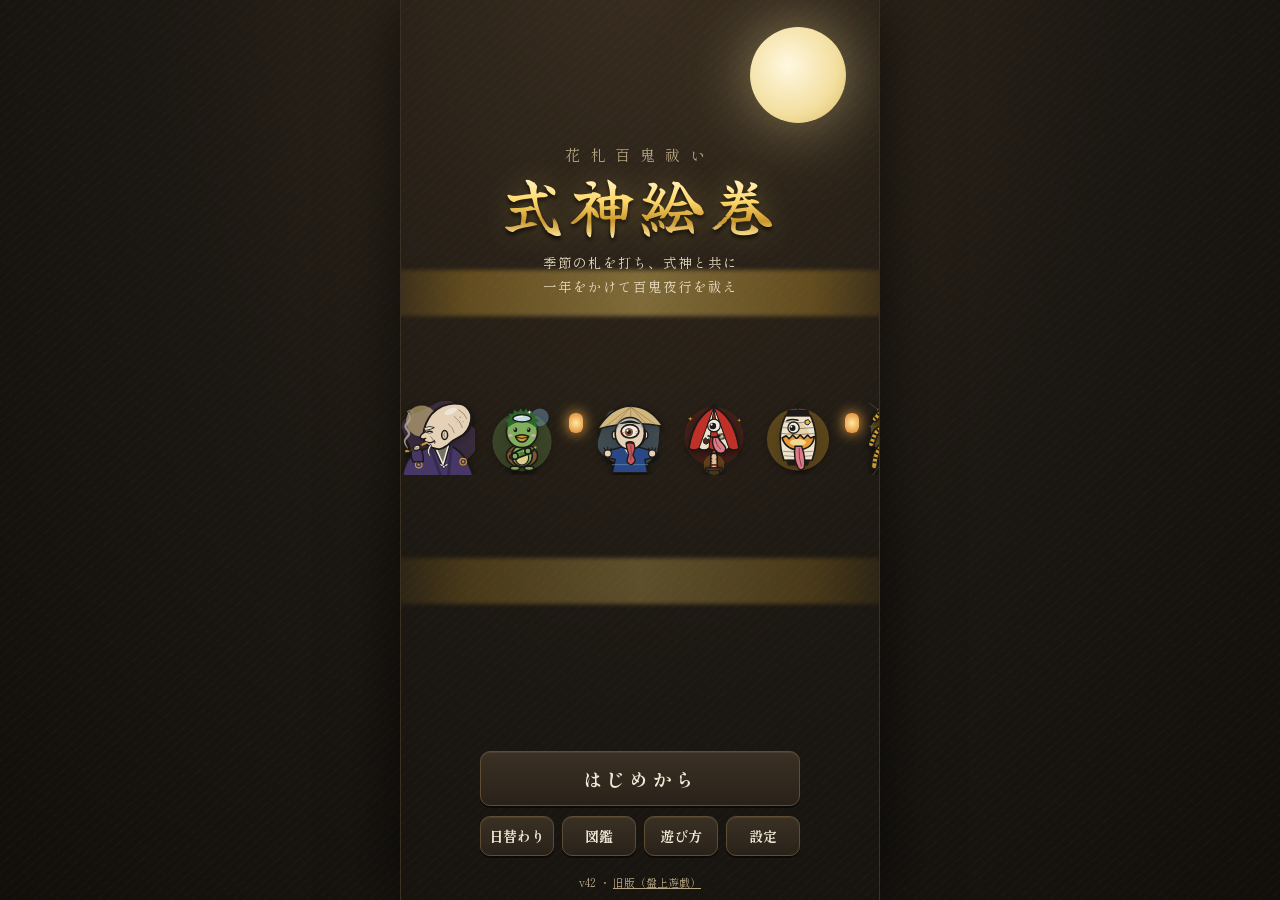
<file: index.html>
<!DOCTYPE html>
<html lang="ja">
<head>
<meta charset="UTF-8">
<meta name="viewport" content="width=device-width, initial-scale=1.0, viewport-fit=cover, user-scalable=no">
<meta name="theme-color" content="#1b1712">
<meta name="apple-mobile-web-app-capable" content="yes">
<meta name="apple-mobile-web-app-status-bar-style" content="black-translucent">
<title>式神絵巻 — 花札百鬼祓い</title>
<link rel="icon" type="image/png" href="icons/icon-192.png">
<link rel="apple-touch-icon" href="icons/icon-180.png">
<link rel="manifest" href="manifest.webmanifest">
<!-- ?v= はキャッシュ避け。更新したら必ず番号を上げること（スマホは古い版を握り続ける） -->
<link rel="stylesheet" href="css/style.css?v=42">
</head>
<body>
<div id="app">

  <!-- ===== タイトル ===== -->
  <section id="scr-title" class="screen">
    <div class="title-sky">
      <div class="moon"></div>
      <div class="kasumi k1"></div><div class="kasumi k2"></div>
    </div>
    <div class="title-block">
      <div class="title-sub">花札百鬼祓い</div>
      <h1 class="title-main"><span>式</span><span>神</span><span>絵</span><span>巻</span></h1>
      <p class="title-flavor">季節の札を打ち、式神と共に<br>一年をかけて百鬼夜行を祓え</p>
    </div>
    <div id="parade" class="parade"></div>
    <div class="title-menu">
      <button id="btn-continue" class="btn big gold hidden">続きから</button>
      <button id="btn-new" class="btn big">はじめから</button>
      <div class="title-row">
        <button id="btn-daily" class="btn">日替わり</button>
        <button id="btn-book" class="btn">図鑑</button>
        <button id="btn-howto" class="btn">遊び方</button>
        <button id="btn-settings" class="btn">設定</button>
      </div>
    </div>
    <div class="title-foot">v42 ・ <a href="classic/" class="dim-link">旧版（盤上遊戯）</a></div>
  </section>

  <!-- ===== 陰陽師えらび ===== -->
  <section id="scr-select" class="screen">
    <header class="scr-head"><button class="btn icon back" data-back="title">‹</button><h2>陰陽師をえらぶ</h2></header>
    <div id="om-list" class="om-list"></div>
  </section>

  <!-- ===== 絵巻（月の地図） ===== -->
  <section id="scr-emaki" class="screen">
    <div class="topbar" id="emaki-top"></div>
    <div id="emaki-scroll" class="emaki-scroll"><div id="emaki-strip" class="emaki-strip"></div></div>
    <div id="emaki-panel" class="emaki-panel"></div>
  </section>

  <!-- ===== 祓い（対局） ===== -->
  <section id="scr-round" class="screen">
    <div class="topbar" id="round-top"></div>
    <div id="yokai-bar" class="yokai-bar"></div>
    <div id="shiki-row" class="shiki-row"></div>
    <div id="field" class="field">
      <div id="played" class="played"></div>
      <div id="calc" class="calc">
        <div id="yaku-chips" class="yaku-chips"></div>
        <div class="calc-box"><span id="c-bun" class="c-bun">0</span><span class="c-x">×</span><span id="c-bai" class="c-bai">0</span></div>
        <div id="c-total" class="c-total"></div>
      </div>
      <div id="toast-area" class="toast-area"></div>
      <div id="pile" class="pile"></div>
    </div>
    <div id="fu-row" class="fu-row"></div>
    <div id="hand" class="hand"></div>
    <div class="actions">
      <button id="btn-discard" class="btn act discard">流す<small id="n-discard"></small></button>
      <div class="sorters">
        <button id="btn-sort" class="btn small">月順</button>
        <button id="btn-deck" class="btn small">山札</button>
      </div>
      <button id="btn-play" class="btn act play">打つ<small id="n-play"></small></button>
    </div>
  </section>

  <!-- ===== 夜市 ===== -->
  <section id="scr-shop" class="screen">
    <div class="topbar" id="shop-top"></div>
    <div id="shop-shiki" class="shiki-row"></div>
    <div id="shop-fu" class="fu-row shop-furow"></div>
    <div class="shop-body" id="shop-body"></div>
    <div class="actions shop-actions">
      <button id="btn-reroll" class="btn act">めくり直し<small id="n-reroll"></small></button>
      <button id="btn-leave" class="btn act play">次の月へ ›</button>
    </div>
  </section>

  <!-- ===== 一年の終わり／結び ===== -->
  <section id="scr-end" class="screen">
    <div id="end-body" class="end-body"></div>
  </section>

  <!-- ===== 図鑑 ===== -->
  <section id="scr-book" class="screen">
    <header class="scr-head"><button class="btn icon back" data-back="title">‹</button><h2>図鑑</h2></header>
    <div class="tabs" id="book-tabs">
      <button class="tab on" data-tab="shiki">式神</button>
      <button class="tab" data-tab="yaku">役と歌</button>
      <button class="tab" data-tab="yokai">妖</button>
      <button class="tab" data-tab="fuda">札</button>
      <button class="tab" data-tab="rec">記録</button>
    </div>
    <div id="book-body" class="book-body"></div>
  </section>

</div>

<!-- 重ね窓（詳細・精算・文箱・遊び方など） -->
<div id="modal" class="modal hidden"><div class="modal-card" id="modal-card"></div></div>
<div id="overlay" class="overlay hidden"></div>
<div id="fx-layer" class="fx-layer"></div>

<script src="js/data.js?v=42"></script>
<script src="js/score.js?v=42"></script>
<script src="js/run.js?v=42"></script>
<script src="js/art-hana.js?v=42"></script>
<script src="js/art-shiki.js?v=42"></script>
<script src="js/art-yokai.js?v=42"></script>
<script src="js/art.js?v=42"></script>
<script src="js/bgm.js?v=42"></script>
<script src="js/sfx.js?v=42"></script>
<script src="js/profile.js?v=42"></script>
<script src="js/ui.js?v=42"></script>
<script src="js/main.js?v=42"></script>
<script>
  // 開発用: ?sim=1 のときだけ検証ボットを読み込む
  if (/[?&]sim=1/.test(location.search)) { const s = document.createElement("script"); s.src = "js/sim.js?v=" + Date.now(); document.body.appendChild(s); }
</script>
</body>
</html>
</file>
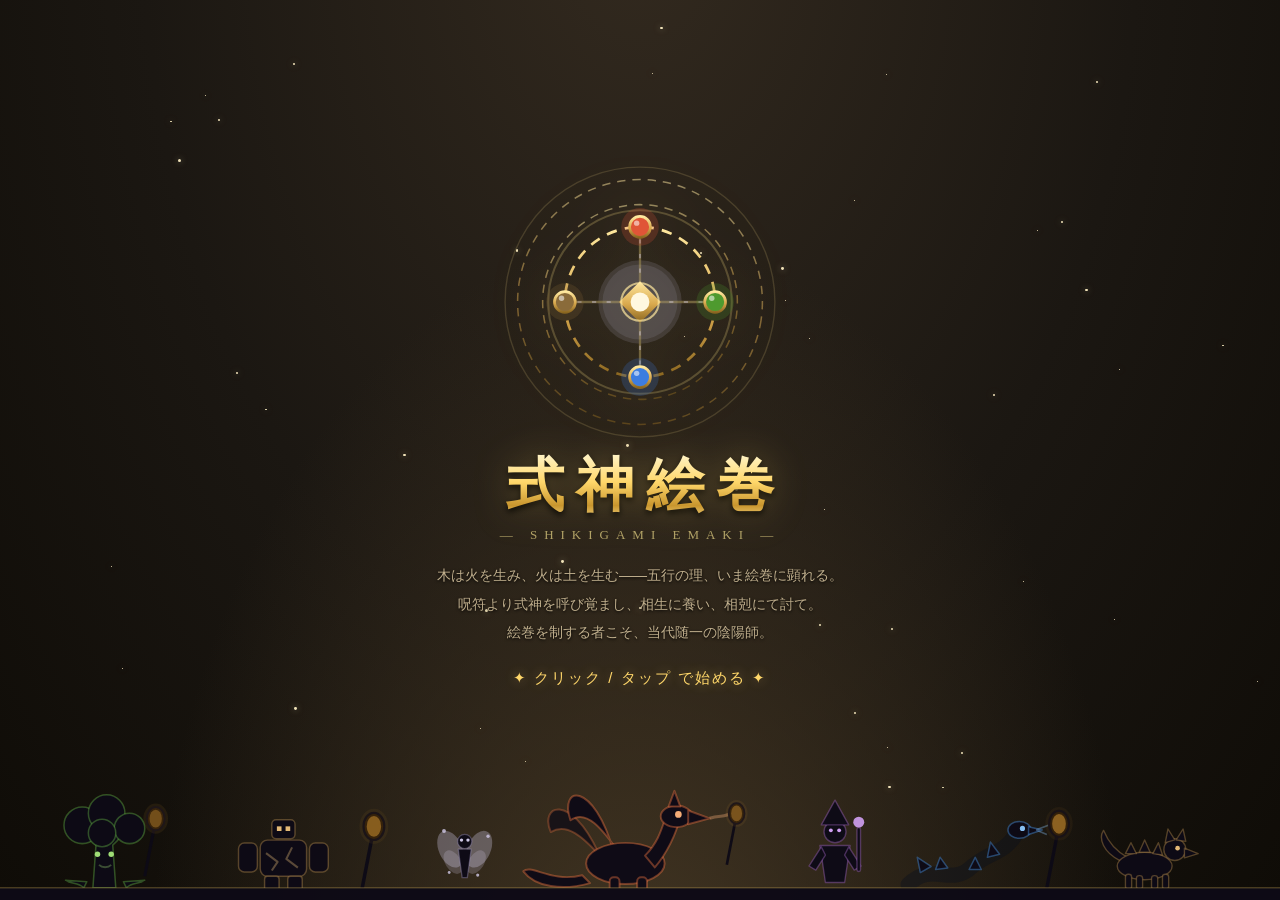
<file: classic/index.html>
<!DOCTYPE html>
<html lang="ja">
<head>
<meta charset="UTF-8">
<meta name="viewport" content="width=device-width, initial-scale=1.0, viewport-fit=cover, user-scalable=no">
<title>式神絵巻 — 式神召喚×絵巻盤上遊戯</title>
<!-- ?v= はキャッシュ避け。スマホのブラウザは css/js を強く握り続けるため、
     更新したら必ずこの番号を上げること（上げないと端末に古い版が残り続ける） -->
<link rel="stylesheet" href="css/style.css?v=31">
</head>
<body>
<header>
  <h1>✦ 式神絵巻 ✦</h1>
  <!-- v28: ヘッダーは「常に横一行」に収める。ズーム枠はゲーム中だけ出し（タイトルでは無意味）、
       🗑捨札は下の #view-toggles（📜ログ・🗺マップと同列）へ移した -->
  <div class="header-right">
    <div id="zoom-ctrl" title="盤面を拡大／縮小（Ctrl+マウスホイール・2本指ピンチでも可）">
      <button id="zoom-out" class="btn small" title="盤面を縮小">－</button>
      <button id="zoom-label" class="btn small" title="等倍に戻す">100%</button>
      <button id="zoom-in" class="btn small" title="盤面を拡大">＋</button>
      <button id="zoom-fit" class="btn small" title="盤面全体が画面に収まる倍率に調整する">⛶<span class="lbl"> 全体</span></button>
    </div>
    <button id="surrender-btn" class="btn small danger hidden" title="自分の番で賽を振る前にゲームを投了できます">🏳<span class="lbl"> 投了</span></button>
    <button id="mute-btn" class="btn small" title="効果音のオン/オフ">🔊</button>
    <button id="bgm-btn" class="btn small" title="BGMのオン/オフ（和風チップチューンを自動生成）">🎵</button>
    <button id="help-btn" class="btn small" title="遊び方">❓<span class="lbl"> 遊び方</span></button>
  </div>
</header>

<!-- 上部固定の情報エリア（v27）: 盤面に「重ねない」ためフロー配置にしてある。
     ・#pstrips  … プレイヤー3名分の圧縮情報窓（👥で表示/非表示・クリックで詳細）
     ・#hud-bar  … 対戦情報（ステージ/ラウンド/首位）＋メッセージ＋表示トグル -->
<div id="hud-top">
  <div id="pstrips">
    <div class="pstrip" id="panel-0"></div>
    <div class="pstrip" id="panel-1"></div>
    <!-- 3人目（⚔三つ巴のときだけ表示。それ以外は .unused で非表示） -->
    <div class="pstrip unused" id="panel-2"></div>
  </div>
  <div id="hud-bar">
    <div id="round-info"></div>
    <div id="message">ようこそ</div>
    <!-- v28: 🃏手札トグルは親指の届く操作ドック（賽の上）へ移動。
         代わりに🗑捨札をここへ入れ、「見るための窓」を1列にまとめた -->
    <div id="view-toggles">
      <button id="view-panels" class="vt" title="上部の情報窓（3名分）を表示／非表示">👥</button>
      <button id="view-log" class="vt" title="📜ログを表示／非表示">📜</button>
      <button id="view-map" class="vt" title="🗺 マップ確認モード（情報窓・ログ・手札を一時的に隠してマス目を優先表示）">🗺</button>
      <button id="discard-btn" class="vt" title="両者の捨てカードを確認する">🗑</button>
    </div>
  </div>
</div>

<main>
  <div id="board-wrap">
    <div id="board-inner">
      <svg id="board" viewBox="0 0 700 700" xmlns="http://www.w3.org/2000/svg"></svg>
    </div>
  </div>
  <!-- 📜ログ: 広い画面では盤面の右に並べて「盤面に重ねない」。狭い画面だけ左下のフローティングになる -->
  <div id="win-log" class="hud-win"><div id="log"></div><button class="win-close" title="一時的に隠す（👥📜のトグルで戻せます）">✕</button></div>
</main>

<!-- 下段: 手札 ＋ 操作ドック（賽）。ここもフロー配置＝盤面に重ならない -->
<div id="bottom-bar">
  <div id="win-hand" class="hud-win framed">
    <div class="win-head"><span id="hand-count"></span></div>
    <!-- 手札は矢印ボタンで1枚ずつ送れる（スマホでスワイプすると戻るジェスチャーと衝突するため） -->
    <div id="hand-row">
      <button id="hand-prev" class="hand-arrow hidden" title="手札を左へ送る">◀</button>
      <div id="hand"></div>
      <button id="hand-next" class="hand-arrow hidden" title="手札を右へ送る">▶</button>
    </div>
    <button class="win-close" title="一時的に隠す（🃏のトグルで戻せます）">✕</button>
  </div>
  <!-- 操作ドック（v27）: 盤面中央にあった 🎲 と操作ボタンをここへ集約。
       賽は「出目の表示」と「振るボタン」を同じ丸い場所に重ねてある -->
  <div id="ctrl-dock">
    <button id="action-btn" class="btn primary hidden"></button>
    <!-- v28: 🃏手札の開閉は賽のすぐ上。手札を畳んで盤面を見る→すぐ戻す、が片手で完結する -->
    <button id="view-hand" class="vt dock-vt" title="🃏手札を大きく／小さく（折りたたみ）">🃏</button>
    <div id="dice-slot" title="直前の出目">
      <div id="dice">🎲</div>
      <button id="roll-btn" class="hidden" title="賽を振る（Space / Enter キーでも振れます）">
        <span class="rb-face">🎲</span><span class="rb-lbl">振る</span>
      </button>
    </div>
  </div>
</div>

<!-- ポップアップ通知（ui.js toast）: 呪術の効果・機能停止など「影響のあった出来事」を
     画面上部に短く出してすぐ消す。📜ログを閉じて遊んでいても気づけるようにするため。
     pointer-events:none なので盤面やダイアログの操作を邪魔しない -->
<div id="toast-stack"></div>

<div id="overlay">
  <div id="dialog"></div>
</div>

<!-- バトルのカットイン演出（フルスクリーン・⏩でスキップ可）。中身は openBattleView が生成する -->
<div id="battle-cutin" class="hidden"></div>

<!-- ダイアログを一旦閉じて盤面/手札を確認しているときに表示する「選択に戻る」ボタン -->
<button id="peek-restore" class="hidden">▲ 選択ウインドウに戻る</button>

<script src="js/sfx.js?v=31"></script>
<script src="js/bgm.js?v=31"></script>
<script src="js/profile.js?v=31"></script>
<script src="js/cards.js?v=31"></script>
<script src="js/art.js?v=31"></script>
<script src="js/stages.js?v=31"></script>
<script src="js/chars.js?v=31"></script>
<script src="js/weekly.js?v=31"></script>
<script src="js/state.js?v=31"></script>
<script src="js/battle.js?v=31"></script>
<script src="js/ai.js?v=31"></script>
<script src="js/ui.js?v=31"></script>
<script src="js/collection.js?v=31"></script>
<script src="js/main.js?v=31"></script>
</body>
</html>
</file>
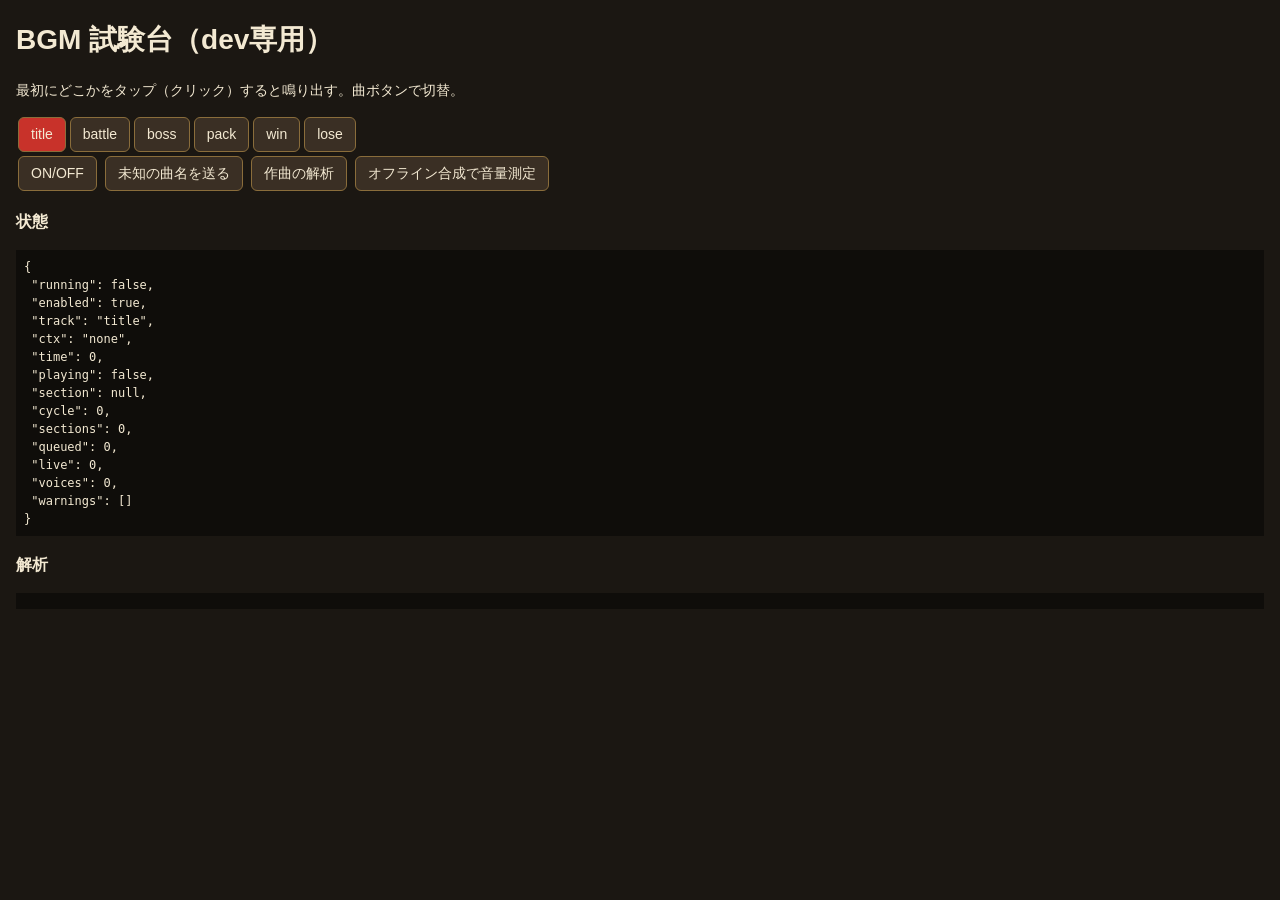
<file: dev/bgm-test.html>
<!DOCTYPE html>
<html lang="ja">
<head>
<meta charset="UTF-8">
<meta name="viewport" content="width=device-width, initial-scale=1.0">
<title>BGM試験台</title>
<style>
  body { background: #1b1712; color: #f3e9d2; font: 14px/1.5 sans-serif; margin: 16px; }
  button { font: inherit; margin: 2px; padding: 6px 12px; background: #3a2f24; color: #f3e9d2; border: 1px solid #8a6d3b; border-radius: 6px; }
  button.on { background: #c8322a; }
  pre { background: #0f0d0a; padding: 8px; white-space: pre-wrap; font-size: 12px; }
</style>
</head>
<body>
<h1>BGM 試験台（dev専用）</h1>
<p>最初にどこかをタップ（クリック）すると鳴り出す。曲ボタンで切替。</p>
<div id="tracks"></div>
<div><button id="toggle">ON/OFF</button> <button id="bad">未知の曲名を送る</button> <button id="ana">作曲の解析</button> <button id="off">オフライン合成で音量測定</button></div>
<h3>状態</h3><pre id="st"></pre>
<h3>解析</h3><pre id="out"></pre>
<script src="../js/bgm.js?t=3"></script>
<script>
  const $ = (s) => document.querySelector(s);
  const NAMES = ["title", "battle", "boss", "pack", "win", "lose"];
  NAMES.forEach((n) => {
    const b = document.createElement("button");
    b.textContent = n; b.dataset.t = n;
    b.onclick = () => BGM.setTrack(n);
    $("#tracks").appendChild(b);
  });
  $("#toggle").onclick = () => BGM.toggle();
  $("#bad").onclick = () => { BGM.setTrack("nope"); BGM.setTrack("constructor"); BGM.setTrack("toString"); };
  BGM.init();
  setInterval(() => {
    const d = BGM._debug;
    $("#st").textContent = JSON.stringify({ running: BGM.running, enabled: BGM.enabled, track: BGM.track, ...d }, null, 1);
    document.querySelectorAll("[data-t]").forEach((b) => b.classList.toggle("on", b.dataset.t === BGM.track));
  }, 250);
  window.runAnalysis = () => {
    const res = {};
    NAMES.forEach((n) => { res[n] = BGM._analyze(n, 30, 7); });
    return res;
  };
  window.runOffline = async (secs) => {
    const res = {};
    for (const n of NAMES) { const r = await BGM._offline(n, secs || 40); res[n] = { events: r.events, peak: r.peak, rms: r.rms, rmsDb: r.rmsDb, nan: r.nan, maxSecPeak: Math.max(...r.perSec.map((p) => p[0])), minSecRms: Math.min(...r.perSec.slice(1, -1).map((p) => p[1])) }; }
    return res;
  };
  $("#ana").onclick = () => {
    const r = runAnalysis();
    $("#out").textContent = Object.entries(r).map(([n, a]) => `${n}: ${a.seconds}s\n  variants ${JSON.stringify(a.variants)}\n  range ${JSON.stringify(a.range)}\n  count ${JSON.stringify(a.count)}`).join("\n");
  };
  $("#off").onclick = async () => { $("#out").textContent = "合成中…"; $("#out").textContent = JSON.stringify(await runOffline(40), null, 1); };
</script>
</body>
</html>
</file>
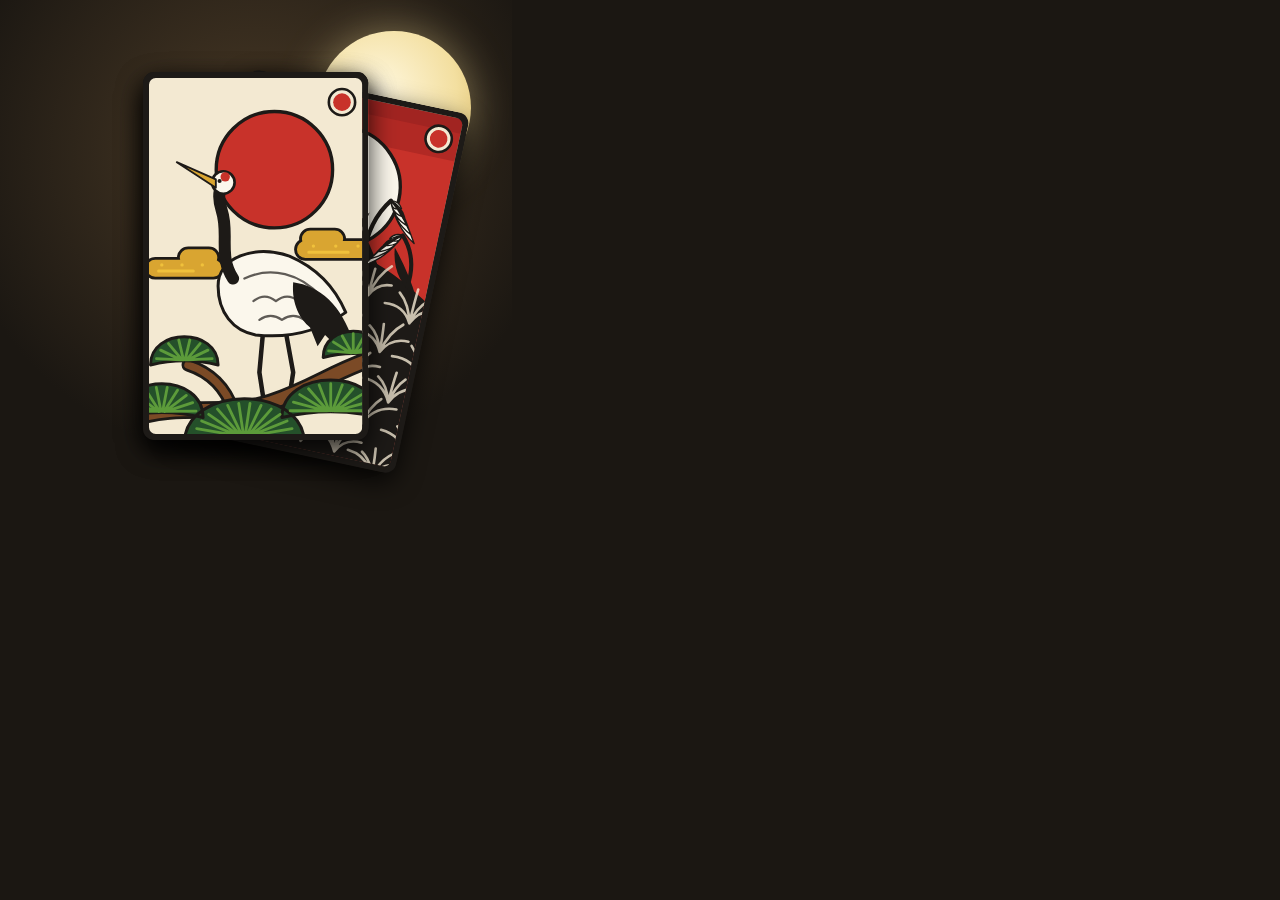
<file: dev/icon.html>
<!DOCTYPE html><html><head><meta charset="UTF-8"><style>
html,body{margin:0;overflow:hidden;background:#1b1712}
.ic{width:512px!important;height:512px!important;right:auto!important;bottom:auto!important}
.ic{position:absolute;inset:0;background:radial-gradient(circle at 50% 30%,#4a3a26,#1b1712 70%);display:flex;align-items:center;justify-content:center}
.c{position:absolute;width:calc(44 * 5.12px);height:calc(71.9 * 5.12px);border-radius:calc(3 * 5.12px);box-shadow:0 calc(2 * 5.12px) calc(5 * 5.12px) #000c}
.c svg{width:100%;height:100%;display:block}
.c1{transform:translate(-calc(13 * 5.12px),calc(3 * 5.12px)) rotate(-14deg)}
.c2{transform:translate(calc(13 * 5.12px),calc(3 * 5.12px)) rotate(12deg)}
.c3{transform:translate(0,-calc(2 * 5.12px))}
.moon{position:absolute;width:calc(30 * 5.12px);height:calc(30 * 5.12px);border-radius:50%;background:radial-gradient(circle at 40% 40%,#fff8e0,#f3dfa0 60%,#d9b860);top:calc(6 * 5.12px);right:calc(8 * 5.12px);box-shadow:0 0 calc(8 * 5.12px) #ffe9a066}
</style></head><body><div class="ic"><div class="moon"></div><div class="c c1" id="a"></div><div class="c c2" id="b"></div><div class="c c3" id="c"></div></div>
<script src="../js/art-hana.js"></script>
<script>
document.getElementById('a').innerHTML=HanaArt.svg({m:3,t:'hikari',sp:'maku'});
document.getElementById('b').innerHTML=HanaArt.svg({m:8,t:'hikari',sp:'tsuki'});
document.getElementById('c').innerHTML=HanaArt.svg({m:1,t:'hikari',sp:'tsuru'});
</script></body></html>
</file>
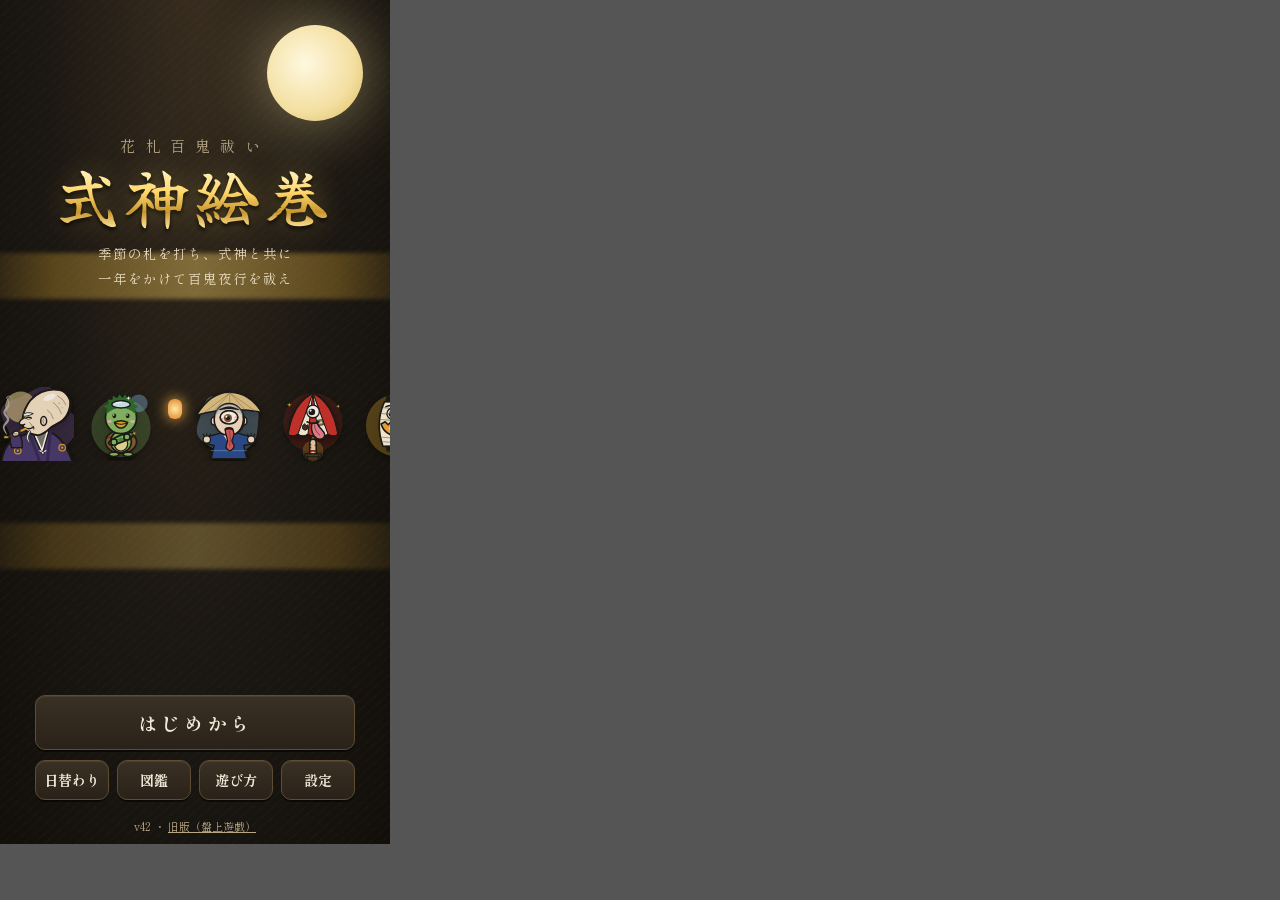
<file: dev/phone.html>
<!DOCTYPE html><html><head><meta charset="UTF-8"><style>
html,body{margin:0;background:#555;overflow:hidden}
iframe{border:0;display:block;position:absolute;left:0;top:0}
</style></head><body>
<script>
// dev/phone.html?w=390&h=844&q=<index.html のクエリ（encodeURIComponent 済み）>
const p = new URLSearchParams(location.search);
const f = document.createElement("iframe");
f.width = p.get("w") || 390; f.height = p.get("h") || 844;
f.src = "../index.html?" + (p.get("q") || "");
document.body.appendChild(f);
</script></body></html>
</file>
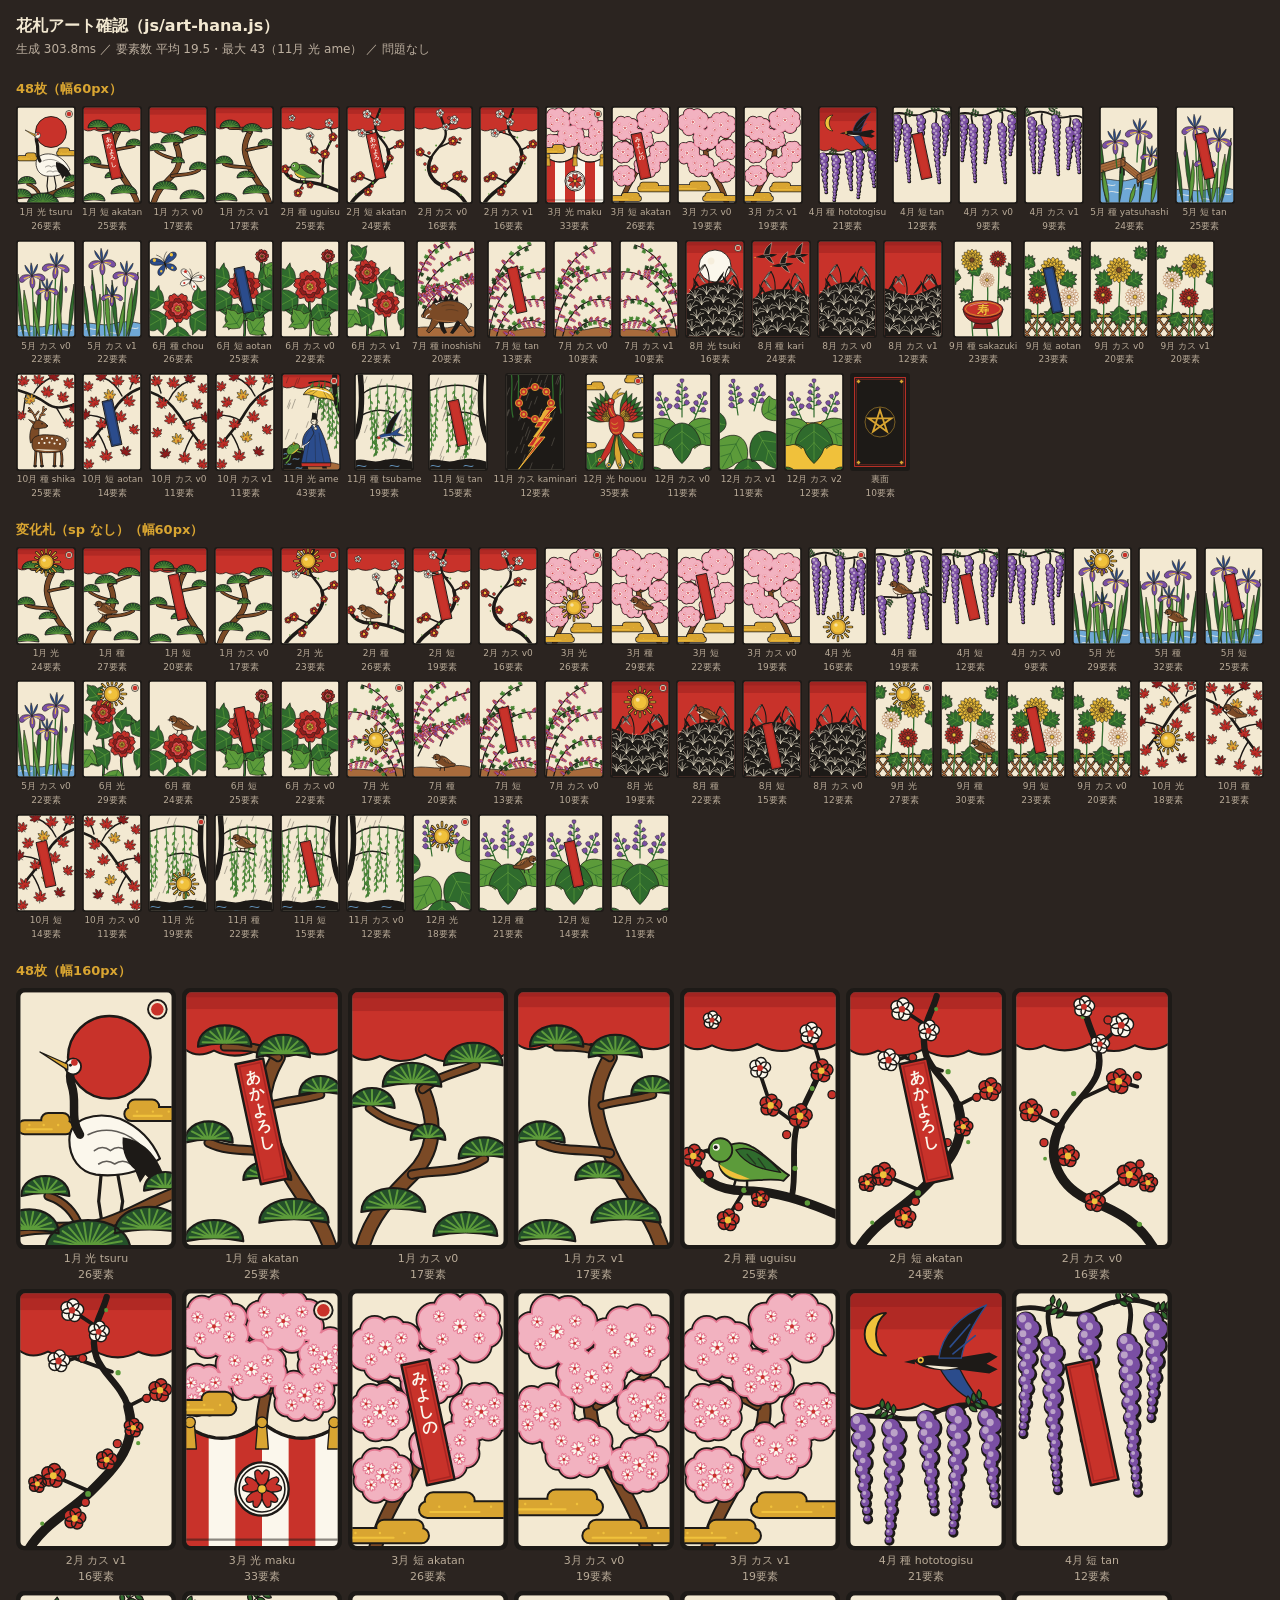
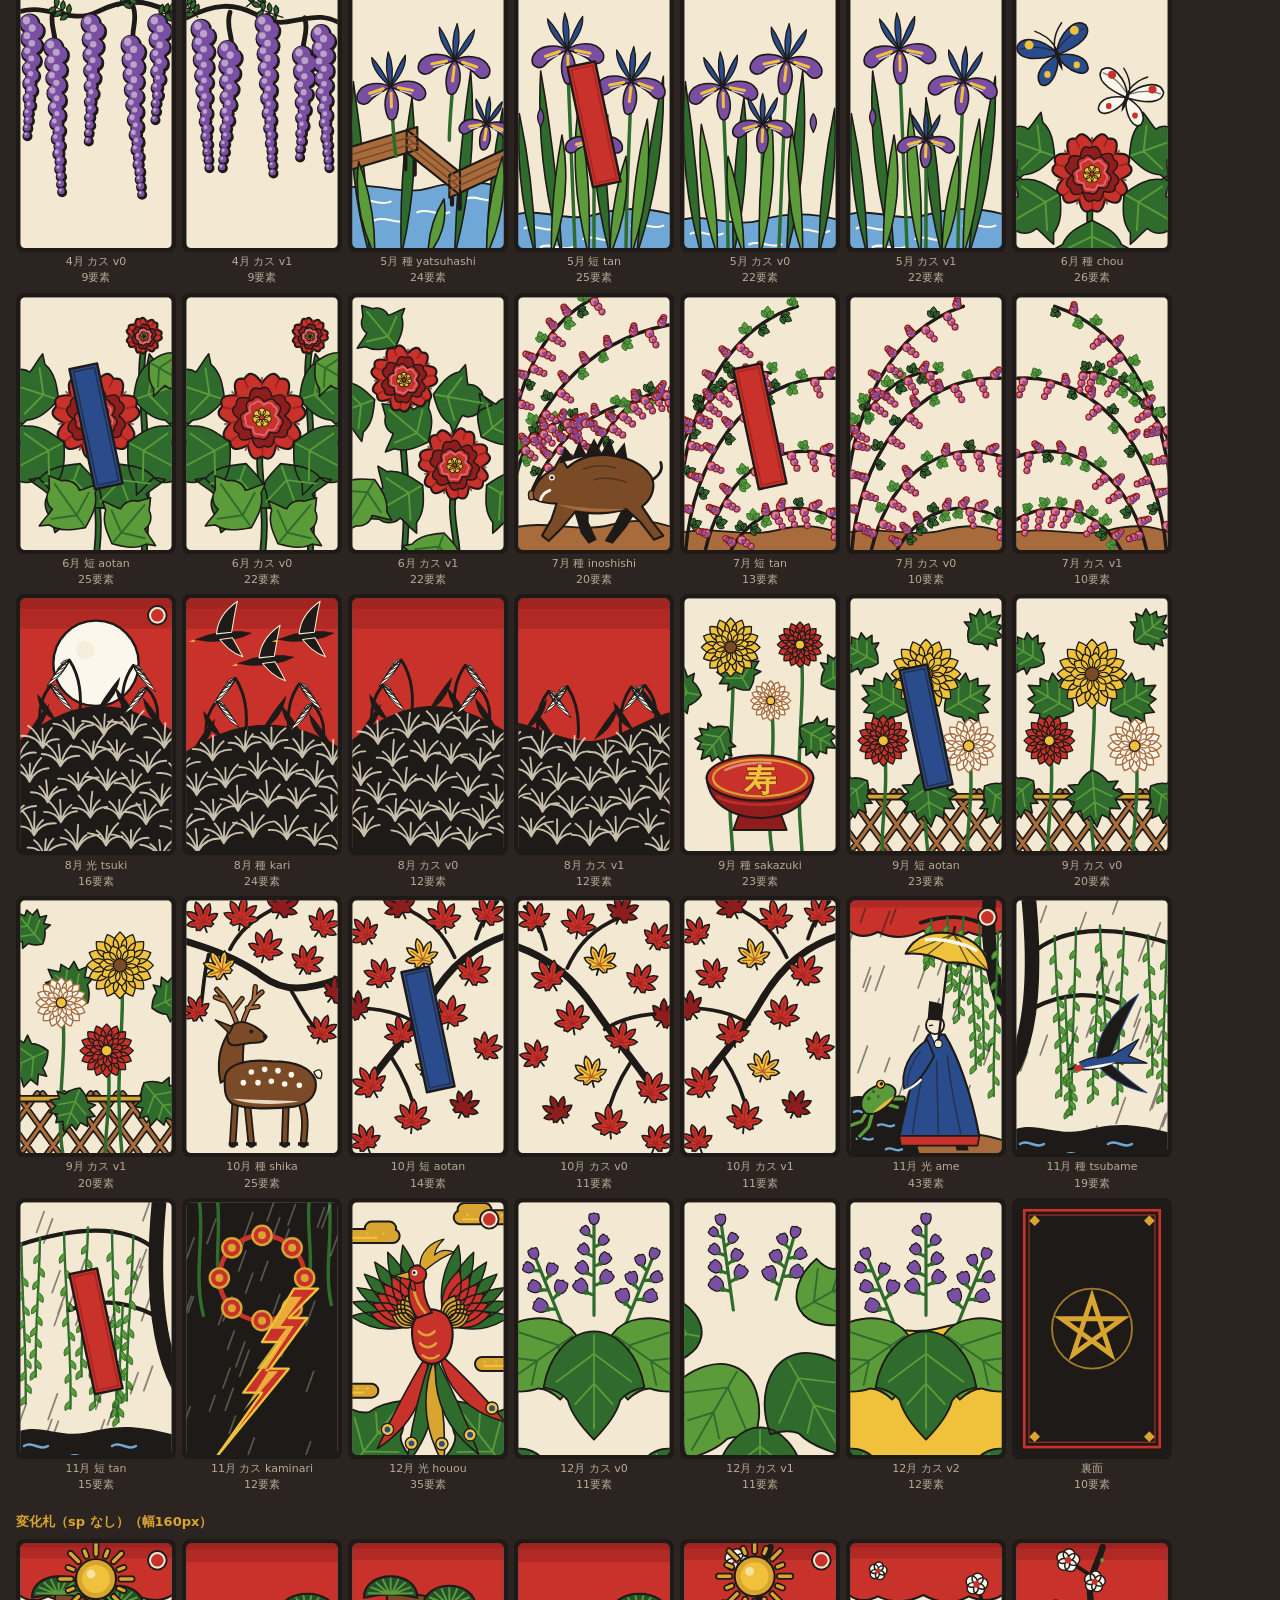
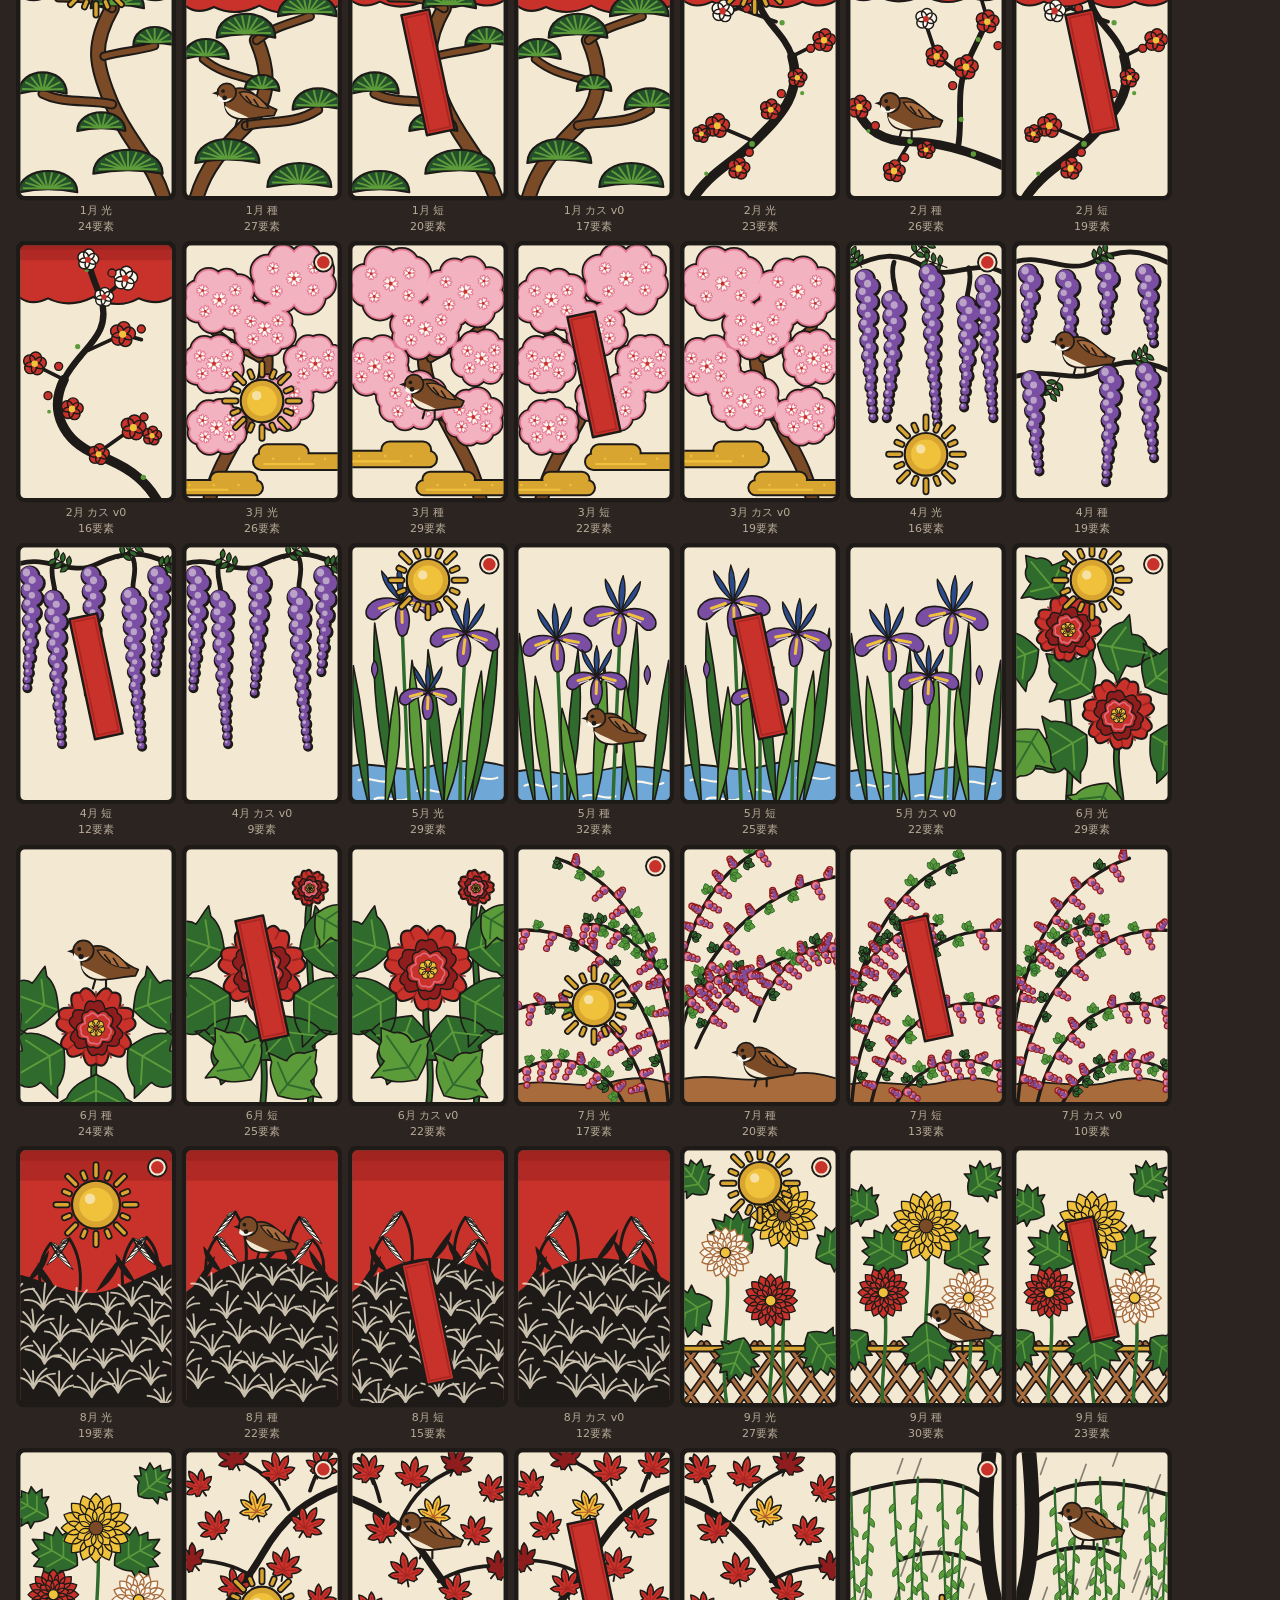
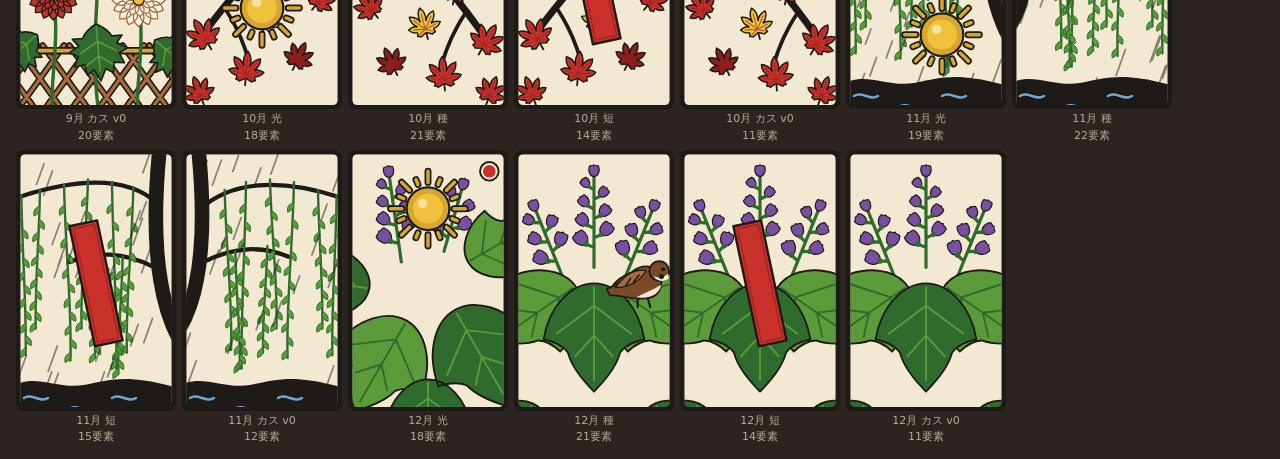
<file: dev/preview-hana.html>
<!DOCTYPE html>
<html lang="ja">
<head>
<meta charset="utf-8">
<meta name="viewport" content="width=device-width,initial-scale=1">
<title>花札アート確認</title>
<style>
  body { margin: 0; padding: 16px; background: #2b2420; color: #f3e9d2; font-family: system-ui, sans-serif; }
  h1 { font-size: 16px; margin: 0 0 4px; }
  h2 { font-size: 13px; margin: 22px 0 8px; color: #d9a531; font-weight: 600; }
  #status { font-size: 12px; color: #bdb0a0; }
  #status.bad { color: #ff8a7a; }
  .row { display: flex; flex-wrap: wrap; gap: 8px 6px; align-items: flex-start; }
  .c { display: flex; flex-direction: column; align-items: center; gap: 3px; font-size: 9px; color: #b9ab98; line-height: 1.2; text-align: center; }
  .c > span { display: block; }
  .row svg { width: var(--w, 60px); height: calc(var(--w, 60px) * 98 / 60); display: block; }
  .s160 .c { font-size: 11px; }
  .gap { width: 10px; }
</style>
</head>
<body>
<h1>花札アート確認（js/art-hana.js）</h1>
<div id="status">読み込み中…</div>
<div id="out"></div>
<script src="../js/art-hana.js"></script>
<script>
(function () {
  const CARDS = [
    { m: 1, t: "hikari", sp: "tsuru" }, { m: 1, t: "tan", sp: "akatan" }, { m: 1, t: "kasu", v: 0 }, { m: 1, t: "kasu", v: 1 },
    { m: 2, t: "tane", sp: "uguisu" }, { m: 2, t: "tan", sp: "akatan" }, { m: 2, t: "kasu", v: 0 }, { m: 2, t: "kasu", v: 1 },
    { m: 3, t: "hikari", sp: "maku" }, { m: 3, t: "tan", sp: "akatan" }, { m: 3, t: "kasu", v: 0 }, { m: 3, t: "kasu", v: 1 },
    { m: 4, t: "tane", sp: "hototogisu" }, { m: 4, t: "tan", sp: "tan" }, { m: 4, t: "kasu", v: 0 }, { m: 4, t: "kasu", v: 1 },
    { m: 5, t: "tane", sp: "yatsuhashi" }, { m: 5, t: "tan", sp: "tan" }, { m: 5, t: "kasu", v: 0 }, { m: 5, t: "kasu", v: 1 },
    { m: 6, t: "tane", sp: "chou" }, { m: 6, t: "tan", sp: "aotan" }, { m: 6, t: "kasu", v: 0 }, { m: 6, t: "kasu", v: 1 },
    { m: 7, t: "tane", sp: "inoshishi" }, { m: 7, t: "tan", sp: "tan" }, { m: 7, t: "kasu", v: 0 }, { m: 7, t: "kasu", v: 1 },
    { m: 8, t: "hikari", sp: "tsuki" }, { m: 8, t: "tane", sp: "kari" }, { m: 8, t: "kasu", v: 0 }, { m: 8, t: "kasu", v: 1 },
    { m: 9, t: "tane", sp: "sakazuki" }, { m: 9, t: "tan", sp: "aotan" }, { m: 9, t: "kasu", v: 0 }, { m: 9, t: "kasu", v: 1 },
    { m: 10, t: "tane", sp: "shika" }, { m: 10, t: "tan", sp: "aotan" }, { m: 10, t: "kasu", v: 0 }, { m: 10, t: "kasu", v: 1 },
    { m: 11, t: "hikari", sp: "ame" }, { m: 11, t: "tane", sp: "tsubame" }, { m: 11, t: "tan", sp: "tan" }, { m: 11, t: "kasu", sp: "kaminari" },
    { m: 12, t: "hikari", sp: "houou" }, { m: 12, t: "kasu", v: 0 }, { m: 12, t: "kasu", v: 1 }, { m: 12, t: "kasu", v: 2 },
  ];
  const GENERIC = [];
  for (let m = 1; m <= 12; m++) for (const t of ["hikari", "tane", "tan", "kasu"]) GENERIC.push({ m, t, v: 0 });

  const TNAME = { hikari: "光", tane: "種", tan: "短", kasu: "カス" };
  const label = (c) => `${c.m}月 ${TNAME[c.t]}${c.sp ? " " + c.sp : ""}${c.t === "kasu" && !c.sp ? " v" + (c.v || 0) : ""}`;
  const countEls = (s) => (s.match(/<(path|circle|ellipse|rect|text|g|line|polygon|polyline|svg)\b/g) || []).length;

  const problems = [];
  let totalEls = 0, maxEls = 0, maxName = "";
  const parser = new DOMParser();
  function check(name, s) {
    if (/\sid=|<defs|url\(#|Gradient|<filter|\bwidth="\d+px/.test(s)) problems.push(name + ": 禁止要素");
    if (!/^<svg viewBox="0 0 60 98" xmlns="http:\/\/www\.w3\.org\/2000\/svg">/.test(s)) problems.push(name + ": 先頭の形式");
    if (/NaN|undefined/.test(s)) problems.push(name + ": NaN/undefined");
    const doc = parser.parseFromString(s, "image/svg+xml");
    if (doc.getElementsByTagName("parsererror").length) problems.push(name + ": XMLとして不正");
    const n = countEls(s);
    totalEls += n;
    if (n > maxEls) { maxEls = n; maxName = name; }
    return n;
  }

  function section(title, list, size, withBack) {
    const h = document.createElement("h2");
    h.textContent = `${title}（幅${size}px）`;
    const row = document.createElement("div");
    row.className = "row s" + size;
    row.style.setProperty("--w", size + "px");
    for (const c of list) {
      const s = HanaArt.svg(c);
      const n = check(label(c), s);
      const d = document.createElement("div");
      d.className = "c";
      d.innerHTML = s + `<span>${label(c)}</span><span>${n}要素</span>`;
      row.appendChild(d);
    }
    if (withBack) {
      const s = HanaArt.back();
      const n = check("裏", s);
      const d = document.createElement("div");
      d.className = "c";
      d.innerHTML = s + `<span>裏面</span><span>${n}要素</span>`;
      row.appendChild(d);
    }
    out.appendChild(h);
    out.appendChild(row);
  }

  // 絞り込み（任意）: ?m=1,2 で月を限定 / ?size=160 で片方の段だけ（任意の幅も可）/ ?set=48|gen
  const q = new URLSearchParams(location.search);
  const months = q.get("m") ? q.get("m").split(",").map(Number) : null;
  const sizes = q.get("size") ? [Number(q.get("size"))] : [60, 160];
  const sets = q.get("set") ? [q.get("set")] : ["48", "gen"];
  const pick = (list) => (months ? list.filter((c) => months.includes(c.m)) : list);

  const out = document.getElementById("out");
  const t0 = performance.now();
  try {
    for (const size of sizes) {
      if (sets.includes("48")) section("48枚", pick(CARDS), size, !months);
      if (sets.includes("gen")) section("変化札（sp なし）", pick(GENERIC), size, false);
    }
    const st = document.getElementById("status");
    const ms = (performance.now() - t0).toFixed(1);
    const shown = out.querySelectorAll(".c").length || 1;
    st.textContent = `生成 ${ms}ms ／ 要素数 平均 ${(totalEls / shown).toFixed(1)}・最大 ${maxEls}（${maxName}）` +
      (problems.length ? ` ／ 問題: ${[...new Set(problems)].join("、")}` : " ／ 問題なし");
    if (problems.length) { st.className = "bad"; console.error("HanaArt problems", problems); }
  } catch (e) {
    document.getElementById("status").textContent = "エラー: " + e.message;
    document.getElementById("status").className = "bad";
    throw e;
  }
})();
</script>
</body>
</html>
</file>
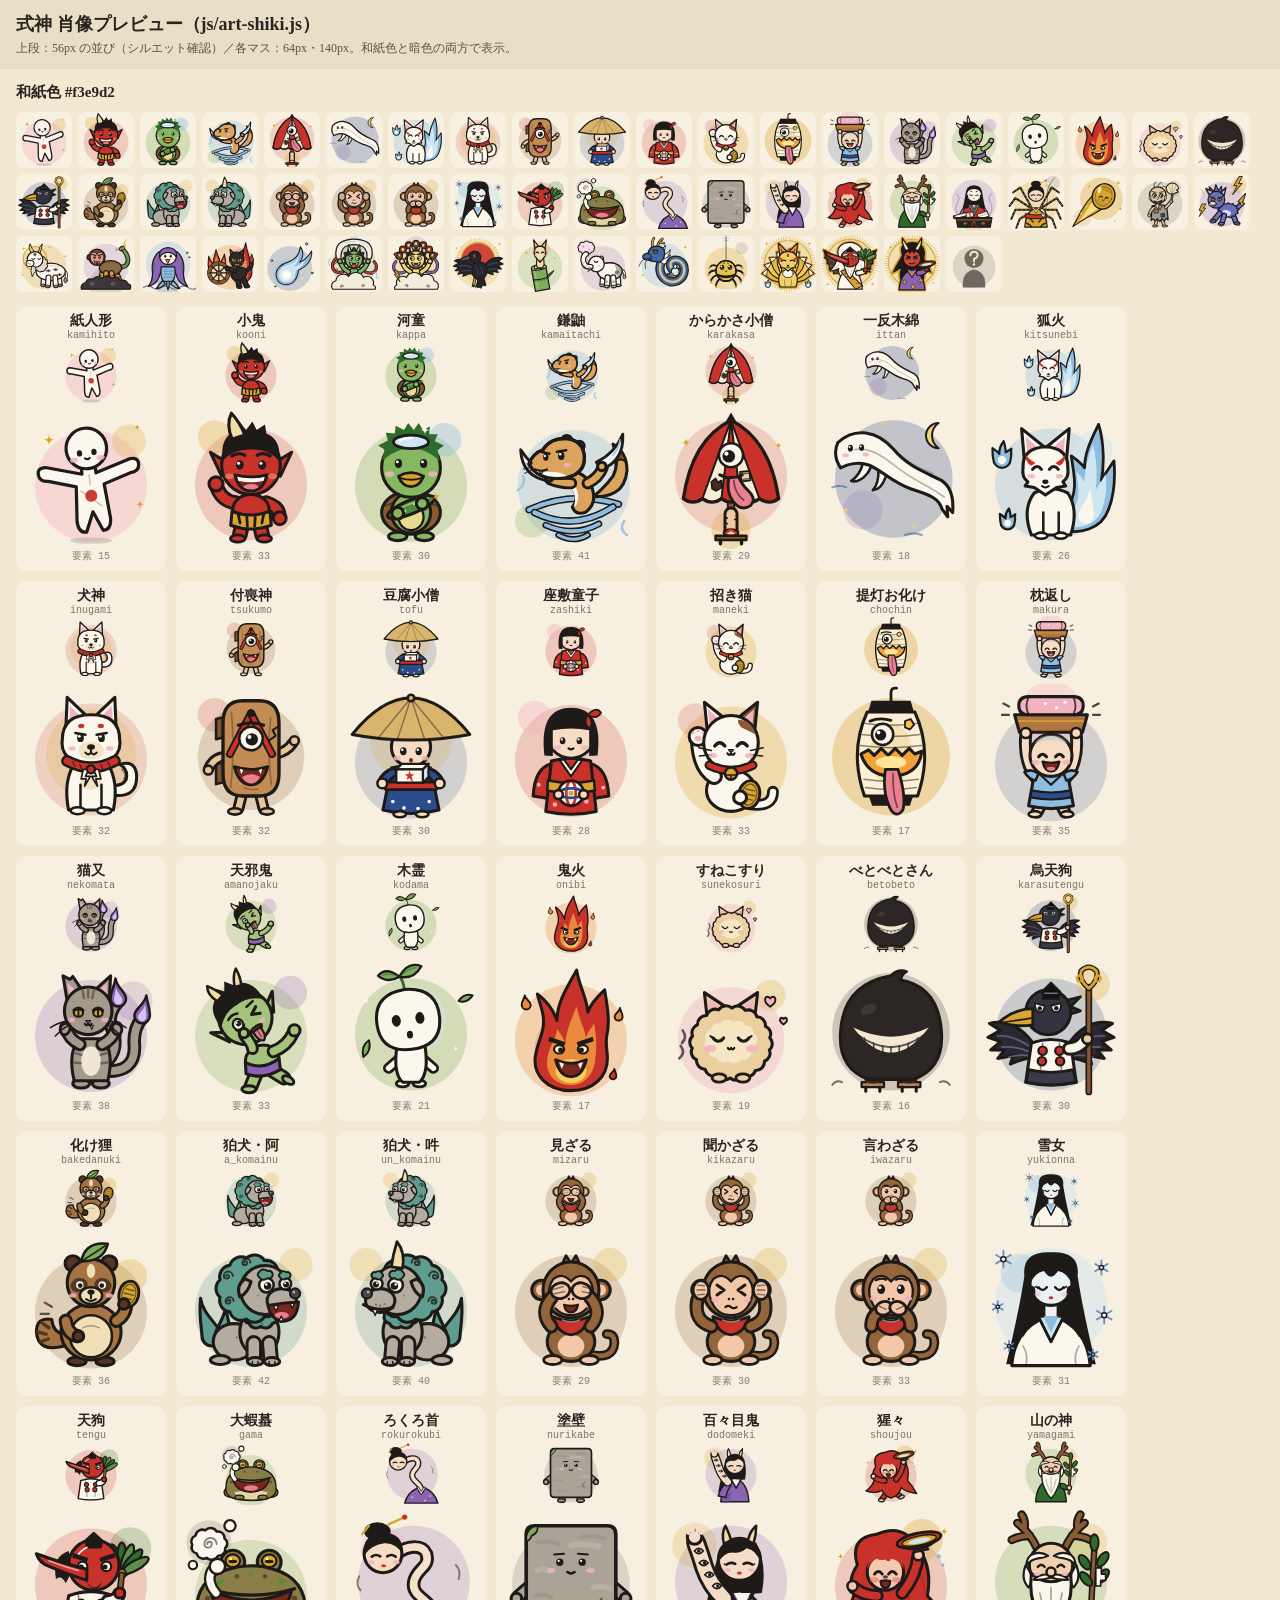
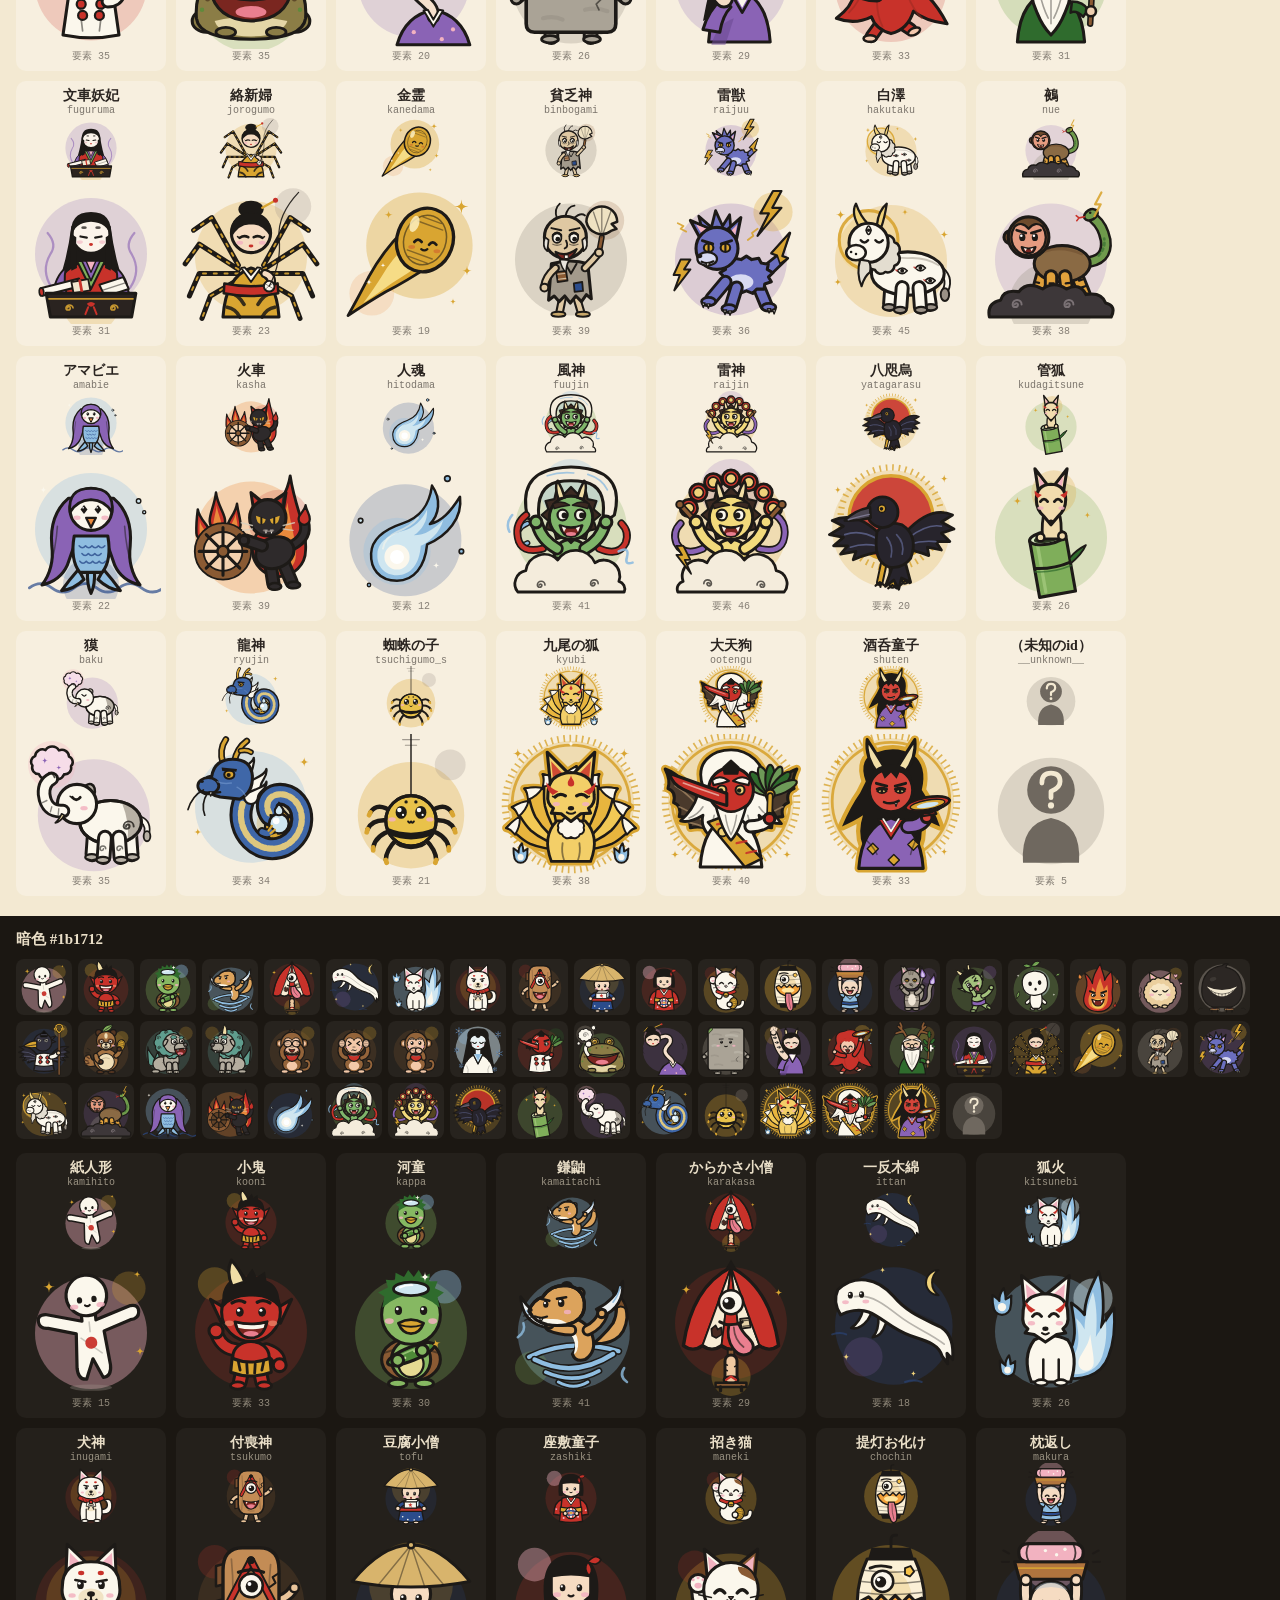
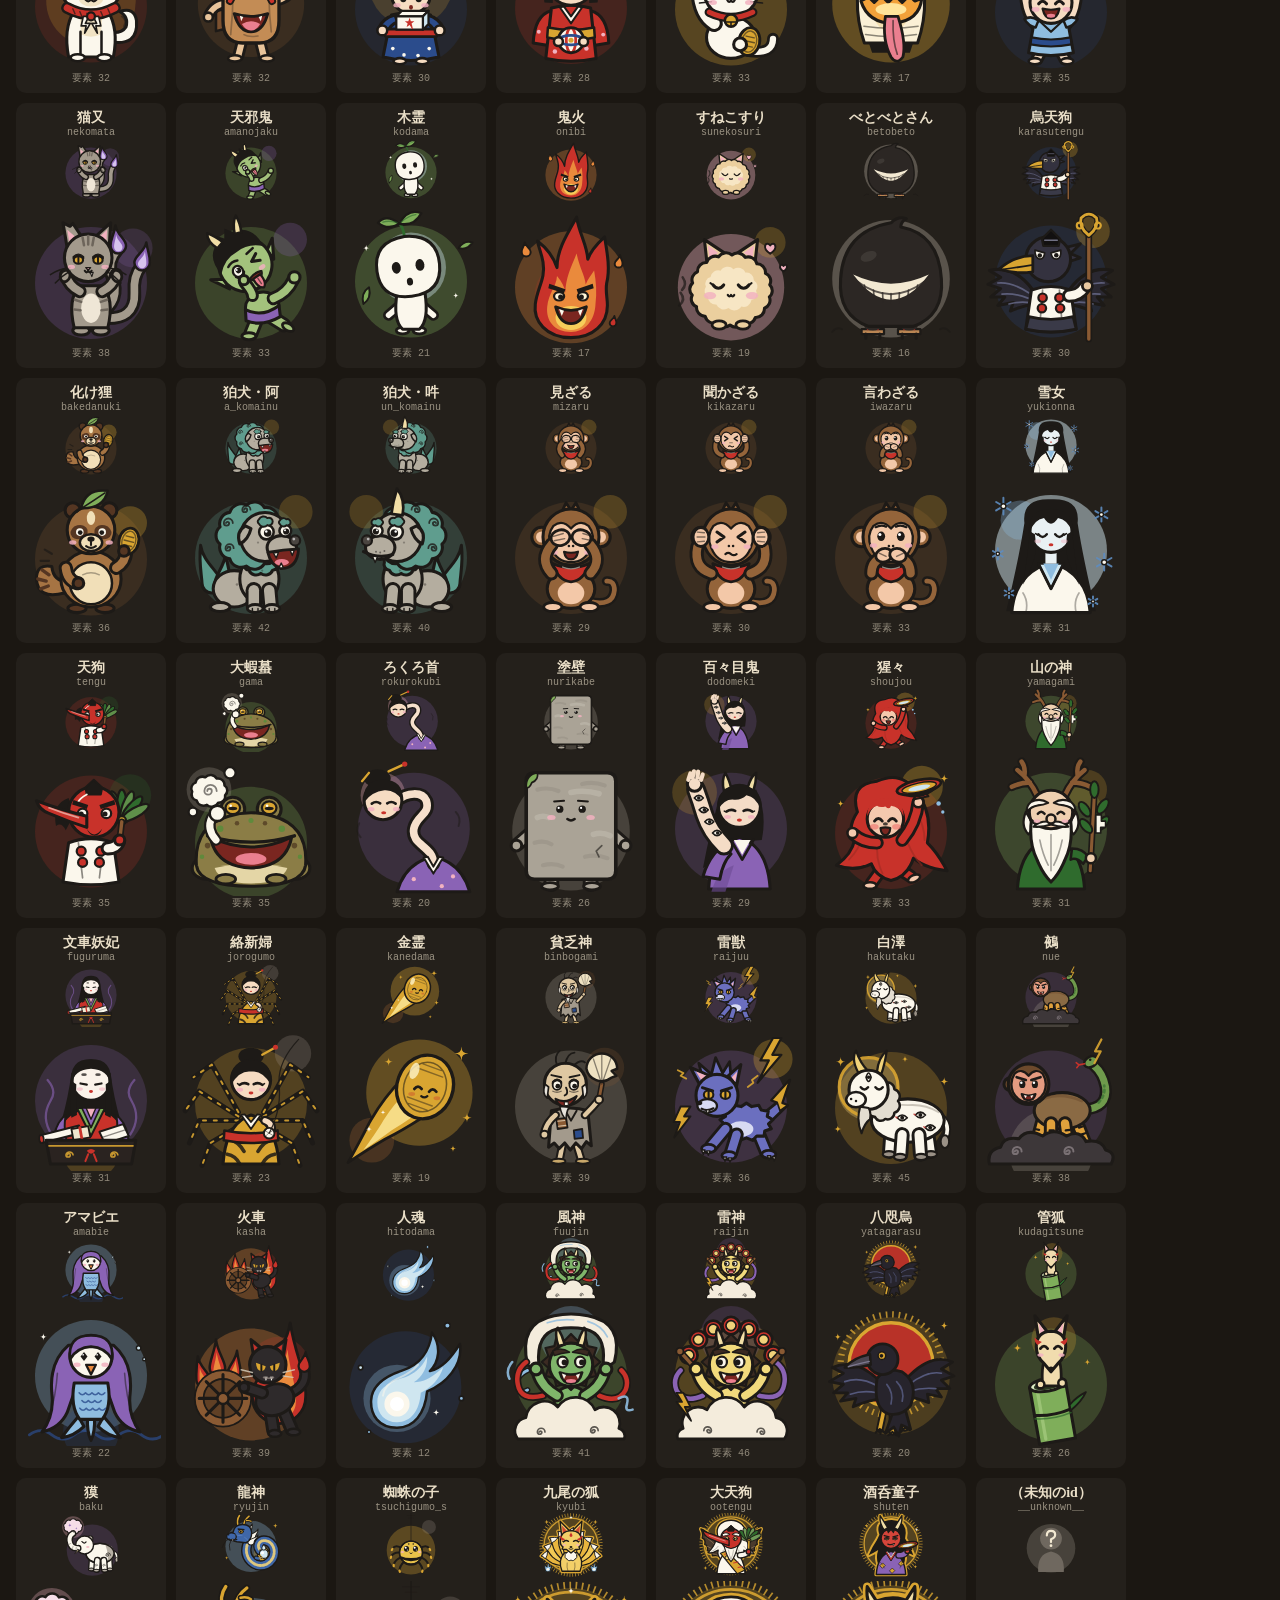
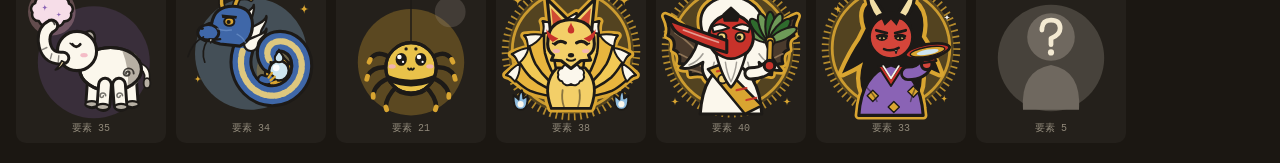
<file: dev/preview-shiki.html>
<!DOCTYPE html>
<html lang="ja">
<head>
<meta charset="utf-8">
<meta name="viewport" content="width=device-width,initial-scale=1">
<title>式神 肖像プレビュー</title>
<style>
  body { margin: 0; font-family: "Yu Mincho", "Hiragino Mincho ProN", serif; background: #e9dfc6; color: #2a2420; }
  header { padding: 12px 16px; }
  h1 { font-size: 18px; margin: 0 0 4px; }
  h2 { font-size: 15px; margin: 0 0 10px; }
  .note { font-size: 12px; opacity: .75; }
  #warn { color: #c8322a; font-size: 13px; white-space: pre-wrap; }
  section { padding: 14px 16px 20px; }
  .paper { background: #f3e9d2; }
  .dark { background: #1b1712; color: #eadfc8; }
  .strip { display: flex; flex-wrap: wrap; gap: 6px; margin-bottom: 14px; }
  .strip .s56 { width: 56px; height: 56px; border-radius: 8px; background: rgba(255,255,255,.35); }
  .dark .strip .s56 { background: rgba(255,255,255,.05); }
  .grid { display: flex; flex-wrap: wrap; gap: 10px; }
  .cell { width: 150px; text-align: center; font-size: 12px; padding: 6px 0 8px; border-radius: 10px; background: rgba(255,255,255,.28); }
  .dark .cell { background: rgba(255,255,255,.04); }
  .cell .name { font-size: 14px; font-weight: bold; }
  .cell .id { font-family: monospace; font-size: 10px; opacity: .6; }
  .cell .s64 { width: 64px; height: 64px; display: inline-block; vertical-align: middle; }
  .cell .s140 { width: 140px; height: 140px; display: block; margin: 4px auto 0; }
  .cell .cnt { font-family: monospace; font-size: 10px; opacity: .55; }
  .s56 svg, .s64 svg, .s140 svg { width: 100%; height: 100%; display: block; }
</style>
</head>
<body>
<header>
  <h1>式神 肖像プレビュー（js/art-shiki.js）</h1>
  <div class="note">上段：56px の並び（シルエット確認）／各マス：64px・140px。和紙色と暗色の両方で表示。</div>
  <div id="warn"></div>
</header>
<section class="paper"><h2>和紙色 #f3e9d2</h2><div class="strip"></div><div class="grid"></div></section>
<section class="dark"><h2>暗色 #1b1712</h2><div class="strip"></div><div class="grid"></div></section>
<script src="../js/art-shiki.js"></script>
<script>
const LIST = [
  ['kamihito', '紙人形'], ['kooni', '小鬼'], ['kappa', '河童'], ['kamaitachi', '鎌鼬'], ['karakasa', 'からかさ小僧'],
  ['ittan', '一反木綿'], ['kitsunebi', '狐火'], ['inugami', '犬神'], ['tsukumo', '付喪神'], ['tofu', '豆腐小僧'],
  ['zashiki', '座敷童子'], ['maneki', '招き猫'], ['chochin', '提灯お化け'], ['makura', '枕返し'], ['nekomata', '猫又'],
  ['amanojaku', '天邪鬼'], ['kodama', '木霊'], ['onibi', '鬼火'], ['sunekosuri', 'すねこすり'], ['betobeto', 'べとべとさん'],
  ['karasutengu', '烏天狗'], ['bakedanuki', '化け狸'], ['a_komainu', '狛犬・阿'], ['un_komainu', '狛犬・吽'],
  ['mizaru', '見ざる'], ['kikazaru', '聞かざる'], ['iwazaru', '言わざる'],
  ['yukionna', '雪女'], ['tengu', '天狗'], ['gama', '大蝦蟇'], ['rokurokubi', 'ろくろ首'], ['nurikabe', '塗壁'],
  ['dodomeki', '百々目鬼'], ['shoujou', '猩々'], ['yamagami', '山の神'], ['fuguruma', '文車妖妃'], ['jorogumo', '絡新婦'],
  ['kanedama', '金霊'], ['binbogami', '貧乏神'], ['raijuu', '雷獣'], ['hakutaku', '白澤'], ['nue', '鵺'],
  ['amabie', 'アマビエ'], ['kasha', '火車'], ['hitodama', '人魂'], ['fuujin', '風神'], ['raijin', '雷神'],
  ['yatagarasu', '八咫烏'], ['kudagitsune', '管狐'], ['baku', '獏'], ['ryujin', '龍神'], ['tsuchigumo_s', '蜘蛛の子'],
  ['kyubi', '九尾の狐'], ['ootengu', '大天狗'], ['shuten', '酒呑童子'],
  ['__unknown__', '（未知のid）'],
];
const warn = [];
const BAD = [[/\sid=/, 'id属性'], [/<defs/, 'defs'], [/url\(#/, 'url(#)'], [/<text/, 'text'], [/Gradient/, 'グラデーション'], [/<filter/, 'filter'], [/NaN|undefined/, 'NaN/undefined']];
function count(svg) { return (svg.match(/<(path|circle|ellipse|rect|polygon|polyline|line)\b/g) || []).length; }
for (const sec of document.querySelectorAll('section')) {
  const strip = sec.querySelector('.strip'), grid = sec.querySelector('.grid');
  for (const [id, name] of LIST) {
    let svg = '';
    try { svg = ShikiArt.svg(id); } catch (e) { warn.push(id + ': ' + e.message); }
    if (sec.classList.contains('paper')) {
      for (const [re, label] of BAD) if (re.test(svg)) warn.push(id + ': ' + label + ' を含む');
      if (id !== '__unknown__' && !ShikiArt.has(id)) warn.push(id + ': has() が false');
      if (svg !== ShikiArt.svg(id)) warn.push(id + ': 出力が決定的でない');
    }
    const s = document.createElement('div'); s.className = 's56'; s.title = name; s.innerHTML = svg; strip.appendChild(s);
    const c = document.createElement('div'); c.className = 'cell';
    c.innerHTML = `<div class="name">${name}</div><div class="id">${id}</div><div class="s64">${svg}</div><div class="s140">${svg}</div><div class="cnt">要素 ${count(svg)}</div>`;
    grid.appendChild(c);
  }
}
if (ShikiArt.has('__unknown__')) warn.push('has(未知) が true');
document.getElementById('warn').textContent = warn.length ? '⚠ ' + warn.join('\n⚠ ') : '';
</script>
</body>
</html>
</file>
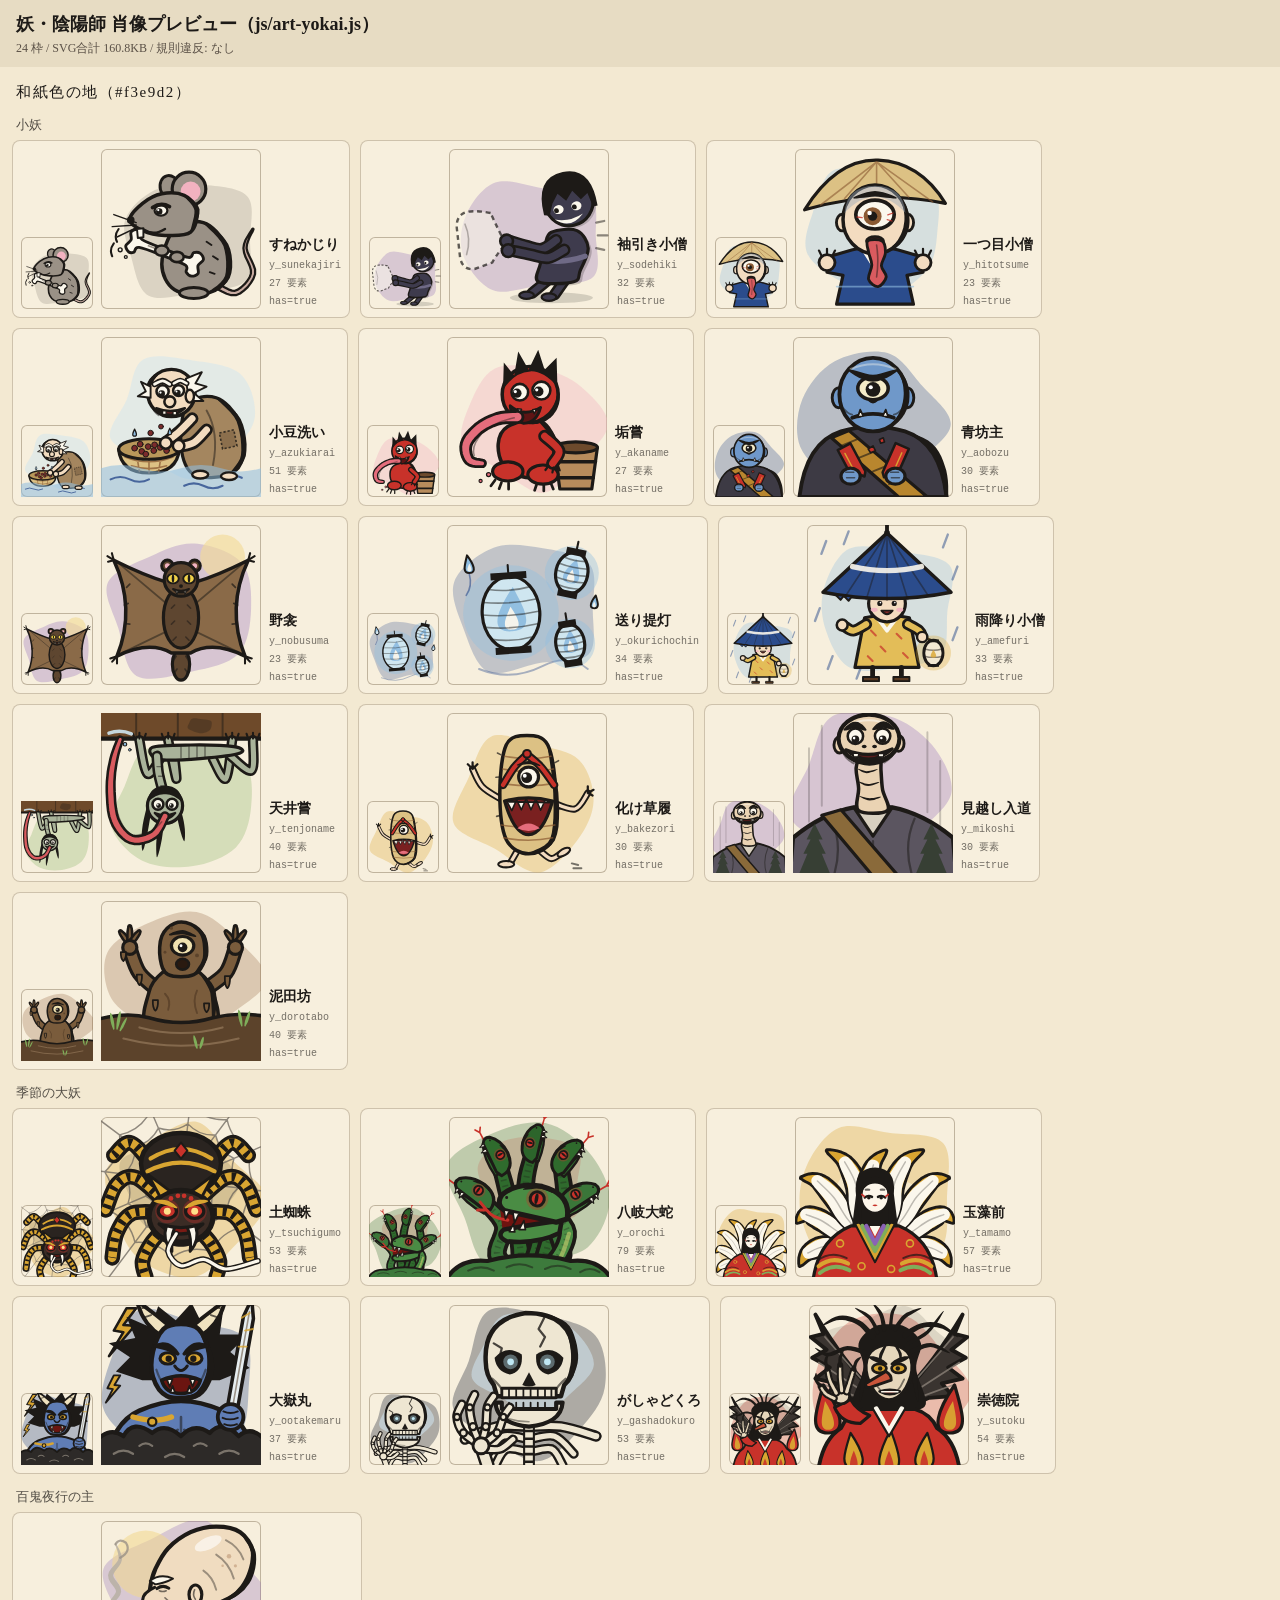
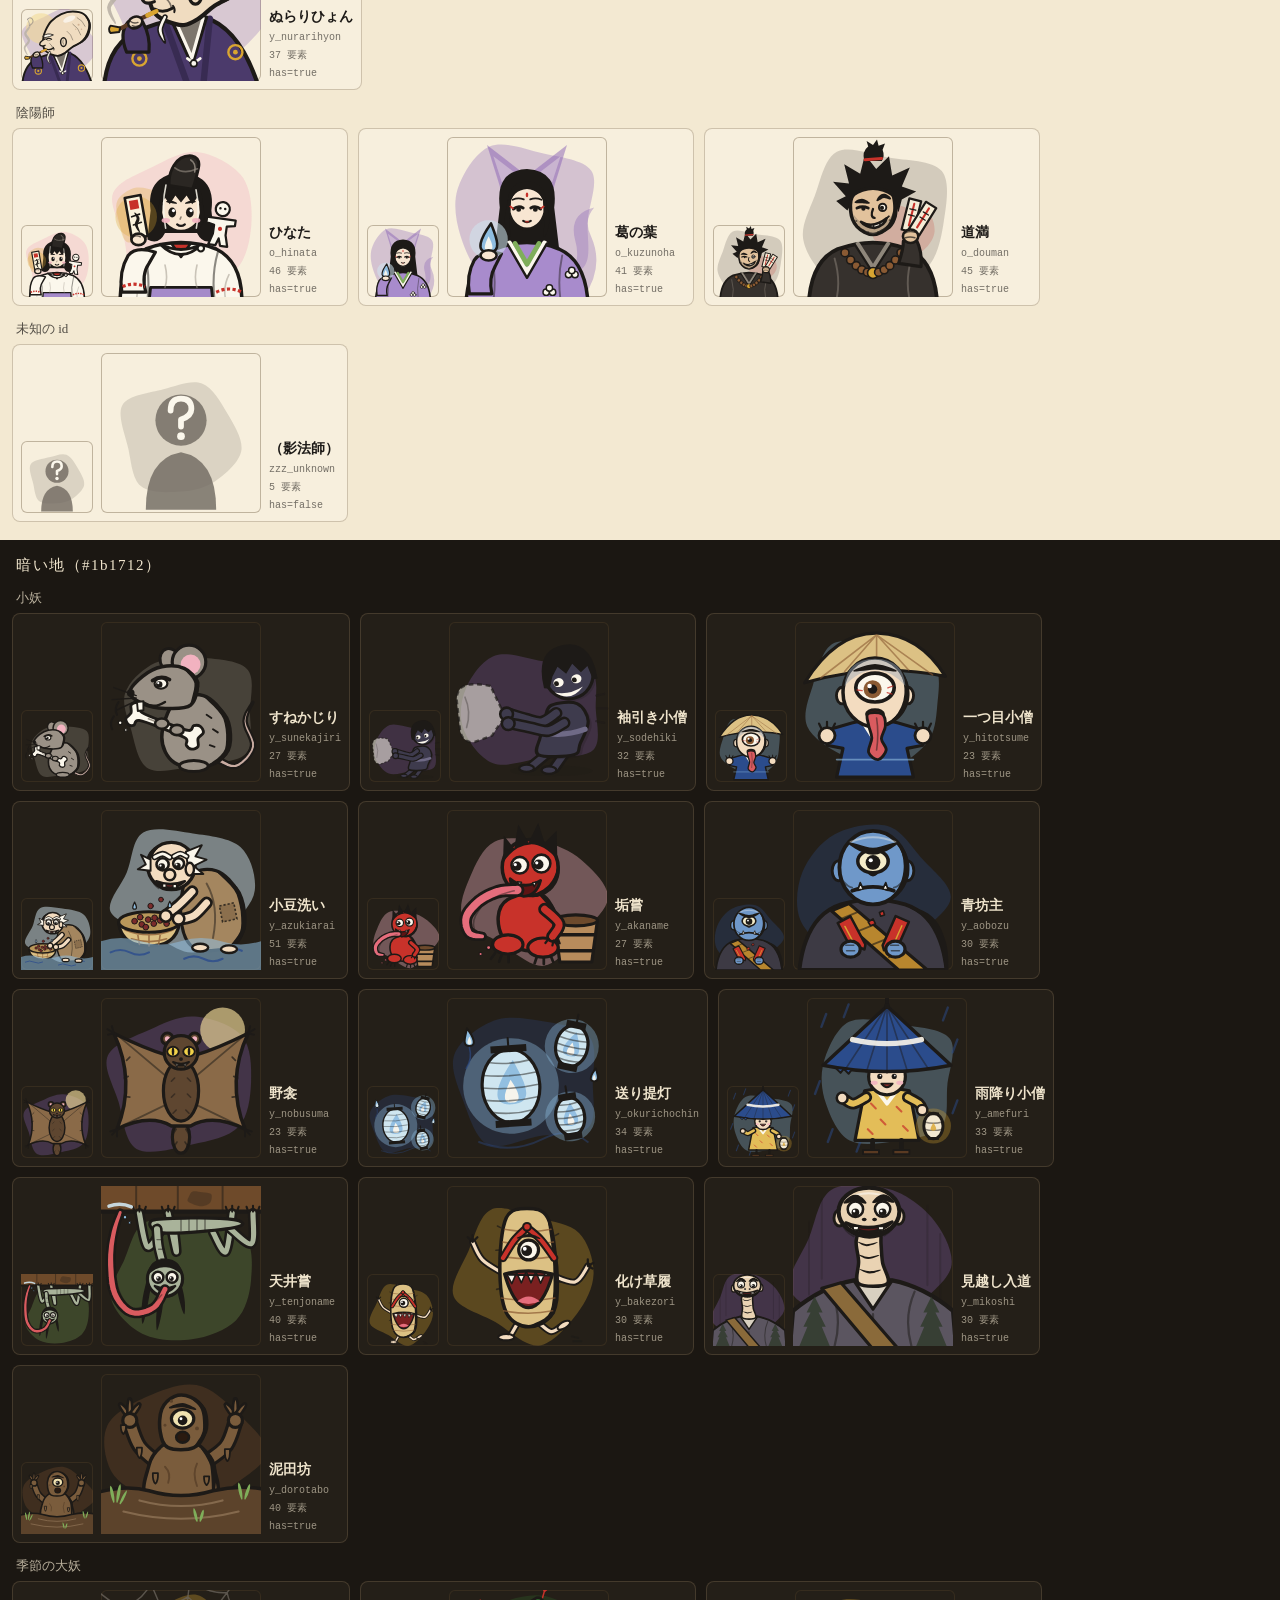
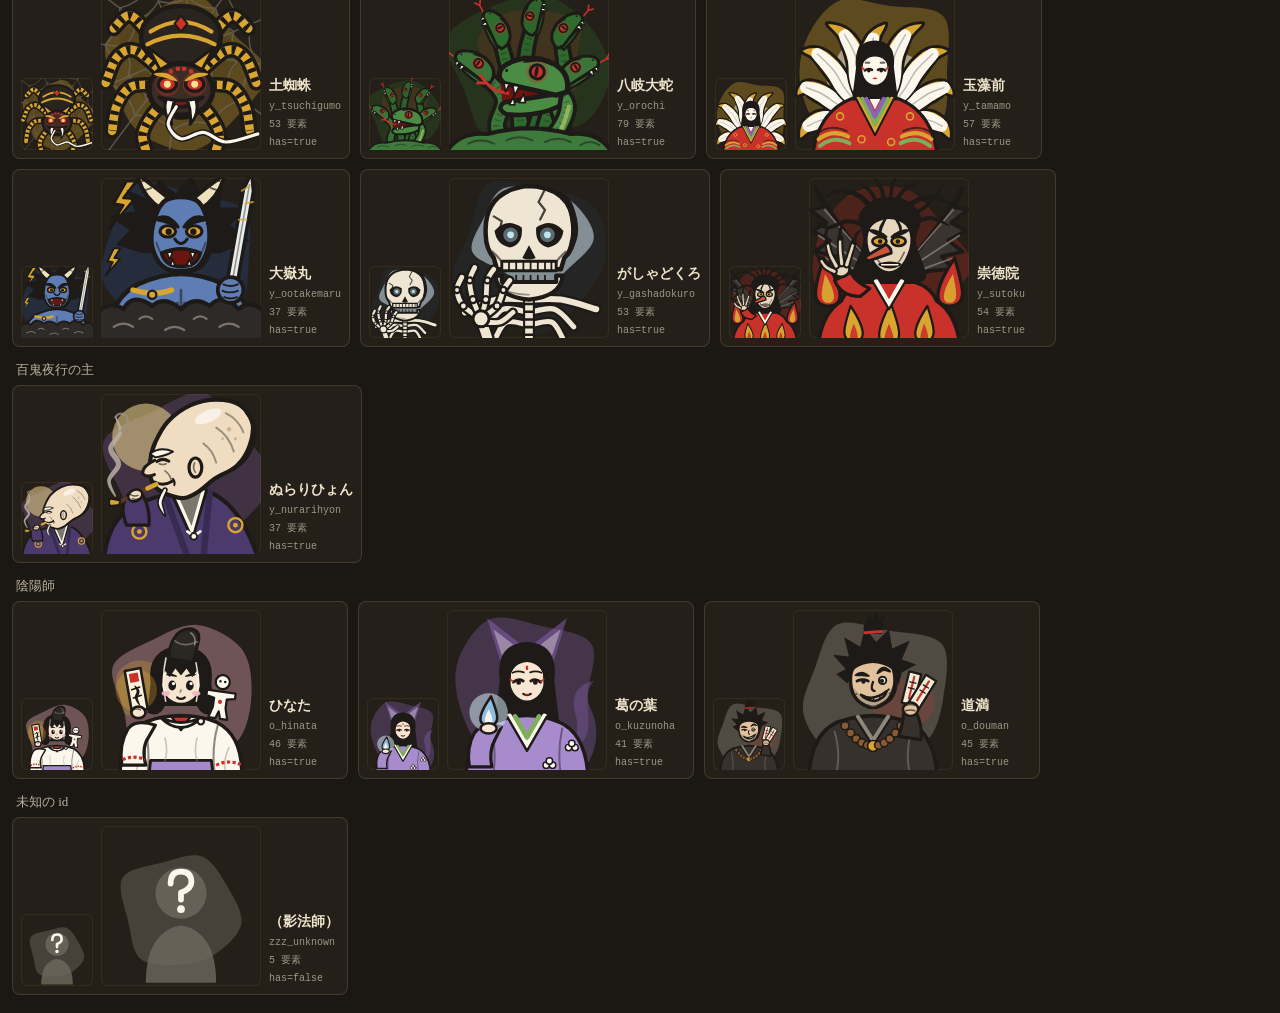
<file: dev/preview-yokai.html>
<!DOCTYPE html>
<html lang="ja">
<head>
<meta charset="utf-8">
<meta name="viewport" content="width=device-width, initial-scale=1">
<title>妖・陰陽師 肖像プレビュー</title>
<style>
  body { margin: 0; font-family: "Hiragino Mincho ProN", "Yu Mincho", serif; background: #e7dcc3; color: #1d1a17; }
  h1 { font-size: 18px; margin: 12px 16px 4px; }
  p.note { margin: 0 16px 10px; font-size: 12px; color: #5a5046; }
  section { padding: 12px 12px 18px; }
  section.paper { background: #f3e9d2; }
  section.dark { background: #1b1712; color: #efe4cc; }
  h2 { font-size: 15px; margin: 4px 4px 10px; font-weight: normal; letter-spacing: .1em; }
  h3 { font-size: 13px; margin: 14px 4px 6px; font-weight: normal; opacity: .75; }
  .grid { display: flex; flex-wrap: wrap; gap: 10px; }
  .cell { display: flex; align-items: flex-end; gap: 8px; padding: 8px; border-radius: 8px; border: 1px solid rgba(128, 110, 80, .35); }
  .paper .cell { background: #f7efdd; }
  .dark .cell { background: #241f18; }
  .p72 { width: 72px; height: 72px; }
  .p160 { width: 160px; height: 160px; }
  .p72 svg, .p160 svg { width: 100%; height: 100%; display: block; }
  .frame { border-radius: 6px; box-shadow: inset 0 0 0 1px rgba(90, 70, 40, .35); }
  .meta { font-size: 12px; line-height: 1.5; min-width: 70px; }
  .meta b { font-size: 14px; display: block; }
  .meta small { opacity: .6; font-family: monospace; }
  .err { color: #c8322a; font-weight: bold; }
</style>
</head>
<body>
<h1>妖・陰陽師 肖像プレビュー（js/art-yokai.js）</h1>
<p class="note" id="stat"></p>
<section class="paper"><h2>和紙色の地（#f3e9d2）</h2><div id="paper"></div></section>
<section class="dark"><h2>暗い地（#1b1712）</h2><div id="dark"></div></section>
<script src="../js/art-yokai.js"></script>
<script>
  const GROUPS = [
    ["小妖", [
      ["y_sunekajiri", "すねかじり"], ["y_sodehiki", "袖引き小僧"], ["y_hitotsume", "一つ目小僧"], ["y_azukiarai", "小豆洗い"],
      ["y_akaname", "垢嘗"], ["y_aobozu", "青坊主"], ["y_nobusuma", "野衾"], ["y_okurichochin", "送り提灯"],
      ["y_amefuri", "雨降り小僧"], ["y_tenjoname", "天井嘗"], ["y_bakezori", "化け草履"], ["y_mikoshi", "見越し入道"],
      ["y_dorotabo", "泥田坊"],
    ]],
    ["季節の大妖", [
      ["y_tsuchigumo", "土蜘蛛"], ["y_orochi", "八岐大蛇"], ["y_tamamo", "玉藻前"],
      ["y_ootakemaru", "大嶽丸"], ["y_gashadokuro", "がしゃどくろ"], ["y_sutoku", "崇徳院"],
    ]],
    ["百鬼夜行の主", [["y_nurarihyon", "ぬらりひょん"]]],
    ["陰陽師", [["o_hinata", "ひなた"], ["o_kuzunoha", "葛の葉"], ["o_douman", "道満"]]],
    ["未知の id", [["zzz_unknown", "（影法師）"]]],
  ];
  let total = 0, bytes = 0;
  const bad = [];
  function render(root) {
    let html = "";
    for (const [title, list] of GROUPS) {
      html += `<h3>${title}</h3><div class="grid">`;
      for (const [id, name] of list) {
        let s = "", count = 0;
        try {
          s = YokaiArt.svg(id);
          count = (s.match(/<(path|circle|ellipse|g|rect|polygon|line)\b/g) || []).length;
          if (/\sid=|<defs|url\(#|<text|Gradient|filter/.test(s)) bad.push(id);
        } catch (e) { s = `<span class="err">ERROR ${e.message}</span>`; bad.push(id); }
        if (root === "paper") { total++; bytes += s.length; }
        html += `<div class="cell"><div class="p72 frame">${s}</div><div class="p160 frame">${s}</div>` +
          `<div class="meta"><b>${name}</b><small>${id}<br>${count} 要素<br>has=${YokaiArt.has(id)}</small></div></div>`;
      }
      html += `</div>`;
    }
    document.getElementById(root).innerHTML = html;
  }
  render("paper");
  render("dark");
  document.getElementById("stat").textContent =
    `${total} 枠 / SVG合計 ${(bytes / 1024).toFixed(1)}KB / 規則違反: ${bad.length ? bad.join(", ") : "なし"}`;
</script>
</body>
</html>
</file>
<file: css/style.css>
/* ============================================================
   式神絵巻 — 花札百鬼祓い（v40〜）
   「夜、灯りの下で広げた絵巻」: 墨の地・生成りの紙・金泥・朱。
   スマホ縦画面が主役（#app は最大幅 480px の1列）。
   ============================================================ */
@import url("https://fonts.googleapis.com/css2?family=Shippori+Mincho+B1:wght@500;700;800&family=Yuji+Syuku&display=swap");

* { margin: 0; padding: 0; box-sizing: border-box; }
* { touch-action: manipulation; -webkit-tap-highlight-color: transparent; }
html, body { overscroll-behavior: none; height: 100%; }

:root {
  --ink: #1b1712;
  --ink2: #241e17;
  --panel: #2e261d;
  --line: #5c4d33;
  --paper: #f3e9d2;
  --paper2: #e6d8b8;
  --text: #f0e8d6;
  --dim: #b8a784;
  --gold: #ffd76a;
  --gold2: #d9a531;
  --shu: #c8322a;
  --ai: #2b4c8c;
  --bun: #5fa8e8;   /* 文（青） */
  --bai: #ef5a45;   /* 倍（朱） */
  --serif: "Shippori Mincho B1", "Yu Mincho", "Hiragino Mincho ProN", "BIZ UDMincho", serif;
  --brush: "Yuji Syuku", "Shippori Mincho B1", "Yu Mincho", serif;
  --cw: 58px;       /* 手札の札の幅（JSが画面幅から決める） */
  --sw: 56px;       /* 式神の枠の大きさ */
  --safe-b: env(safe-area-inset-bottom, 0px);
}

body {
  background:
    repeating-linear-gradient(-42deg, #ffffff05 0 1px, transparent 1px 7px),
    radial-gradient(ellipse at 50% -10%, #3a2e20 0%, var(--ink) 55%, #120f0b 100%);
  color: var(--text);
  font-family: var(--serif);
  overflow: hidden;
  user-select: none;
  -webkit-user-select: none;
}
button { font-family: inherit; color: inherit; }

#app {
  position: relative;
  max-width: 480px;
  margin: 0 auto;
  height: 100vh;
  height: 100dvh;
  overflow: hidden;
  box-shadow: 0 0 60px #000a;
}
@media (min-width: 520px) {
  #app { border-left: 1px solid #3a3024; border-right: 1px solid #3a3024; }
}

.hidden { display: none !important; }
.dim { color: var(--dim); }
.dim-link { color: var(--dim); }

/* ---------- 画面 ---------- */
.screen {
  position: absolute; inset: 0;
  display: none;
  flex-direction: column;
  padding-bottom: var(--safe-b);
}
.screen.on { display: flex; animation: fadeIn .35s ease; }
@keyframes fadeIn { from { opacity: 0; } to { opacity: 1; } }

.scr-head { display: flex; align-items: center; gap: 10px; padding: 12px 12px 6px; flex: none; }
.scr-head h2 { font-size: 20px; letter-spacing: 4px; color: var(--gold); font-weight: 800; }

/* ---------- ボタン ---------- */
.btn {
  background: linear-gradient(180deg, #3a3024, #2a2219);
  border: 1px solid var(--line);
  border-radius: 10px;
  padding: 10px 16px;
  font-size: 15px;
  font-weight: 700;
  letter-spacing: 1px;
  cursor: pointer;
  box-shadow: 0 2px 0 #0008, inset 0 1px 0 #ffffff14;
  transition: transform .08s, filter .15s;
}
.btn:active { transform: translateY(2px); box-shadow: 0 0 0 #0008; }
.btn:disabled, .btn.off { opacity: .38; pointer-events: none; }
.btn.big { font-size: 19px; padding: 13px 20px; letter-spacing: 4px; }
.btn.small { padding: 5px 10px; font-size: 12.5px; border-radius: 8px; }
.btn.icon { width: 38px; height: 38px; padding: 0; font-size: 22px; line-height: 1; }
.btn.gold { background: linear-gradient(180deg, #e8c060, #b88a2a); color: #2a1a05; border-color: #f7dd8e; }
.btn.play, .btn.shu { background: linear-gradient(180deg, #d8483a, #9e2319); border-color: #f08070; color: #fff5ec; }
.btn.discard, .btn.ai { background: linear-gradient(180deg, #3a64b0, #203e78); border-color: #7fa3e0; color: #eef4ff; }
.btn small { display: block; font-size: 11px; font-weight: 500; opacity: .85; letter-spacing: 0; }

/* ---------- 上の帯（どの画面でも） ---------- */
.topbar {
  flex: none;
  display: flex; align-items: center; gap: 8px;
  padding: 8px 10px 6px;
  font-size: 13px;
  border-bottom: 1px solid #ffffff10;
  background: linear-gradient(180deg, #0006, transparent);
}
.tb-month {
  display: flex; align-items: center; gap: 6px;
  font-weight: 800; font-size: 15px; letter-spacing: 1px;
}
.tb-month .plant { display: inline-flex; width: 26px; height: 26px; border-radius: 50%; align-items: center; justify-content: center;
  font-size: 14px; color: #fff; border: 1.5px solid #ffffff55; }
.tb-month small { font-size: 10.5px; color: var(--dim); font-weight: 500; display: block; letter-spacing: 0; }
.tb-spacer { flex: 1; }
.tb-zeni { display: flex; align-items: center; gap: 4px; font-weight: 800; font-size: 16px; color: var(--gold); }
.tb-zeni .coin { vertical-align: -2px; }
.tb-menu { width: 32px; height: 32px; font-size: 18px; padding: 0; border-radius: 8px; }
.tb-stat { text-align: center; line-height: 1.1; }
.tb-stat b { display: block; font-size: 16px; }
.tb-stat small { font-size: 10px; color: var(--dim); }

/* ---------- 妖の帯 ---------- */
.yokai-bar {
  flex: none;
  display: flex; align-items: center; gap: 10px;
  padding: 6px 10px;
  position: relative;
}
.yokai-bar .yp {
  width: 58px; height: 58px; flex: none;
  border-radius: 50%;
  background: radial-gradient(circle at 50% 40%, #f3e9d2, #cdbb93);
  border: 2px solid #1d1a17; box-shadow: 0 0 0 2px #7a6644, 0 3px 8px #000a;
  overflow: hidden;
}
.yokai-bar.boss .yp { box-shadow: 0 0 0 2px var(--shu), 0 0 14px #c8322a88; }
.yokai-bar.final .yp { box-shadow: 0 0 0 2px var(--gold), 0 0 18px #ffd76a88; }
.yokai-bar .yp svg { width: 100%; height: 100%; }
.yinfo { flex: 1; min-width: 0; }
.yname { font-weight: 800; font-size: 15px; letter-spacing: 1px; }
.yname .ykind { font-size: 10.5px; padding: 1px 6px; border-radius: 4px; margin-left: 6px; background: #ffffff18; vertical-align: 2px; font-weight: 500; }
.boss .ykind { background: var(--shu); color: #fff; }
.final .ykind { background: var(--gold2); color: #2a1a05; }
.yquirk { font-size: 11.5px; color: #f2b8a8; margin-top: 2px; line-height: 1.3; }
.yquirk.none { color: var(--dim); }
.yquirk.eaten { text-decoration: line-through; opacity: .7; }
/* 目標までの帯（霊力の巻物） */
.goal { margin-top: 5px; display: flex; align-items: center; gap: 6px; font-size: 12px; }
.goal-bar { flex: 1; height: 10px; border-radius: 5px; background: #0008; border: 1px solid #5c4d3399; overflow: hidden; position: relative; }
.goal-fill { position: absolute; inset: 0 auto 0 0; width: 0; background: linear-gradient(90deg, #b88a2a, #ffd76a); transition: width .5s cubic-bezier(.2,.8,.3,1); box-shadow: 0 0 10px #ffd76a88; }
.goal-num { white-space: nowrap; font-weight: 700; }
.goal-num b { color: var(--gold); font-size: 15px; }

/* ---------- 式神の枠 ---------- */
.shiki-row {
  flex: none;
  display: flex; justify-content: center; gap: 5px;
  padding: 4px 8px 6px;
  min-height: calc(var(--sw) + 16px);
}
.shiki {
  position: relative;
  width: var(--sw); height: calc(var(--sw) + 8px);
  border-radius: 8px;
  background: linear-gradient(180deg, #f6eedb, #e3d3ad);
  border: 2px solid #1d1a17;
  box-shadow: 0 0 0 1.5px var(--rc, #b9ad93), 0 3px 6px #0009;
  cursor: pointer;
  overflow: visible;
  transition: transform .15s;
}
.shiki .pt { position: absolute; inset: 1px 1px 11px; overflow: hidden; border-radius: 5px; }
.shiki .pt svg { width: 100%; height: 100%; }
.shiki .sn { position: absolute; left: 0; right: 0; bottom: 0; height: 12px; font-size: 8.5px; line-height: 12px; text-align: center;
  background: var(--rc, #b9ad93); color: #1d1a17; font-weight: 800; border-radius: 0 0 5px 5px; white-space: nowrap; overflow: hidden; }
.shiki .cnt { position: absolute; top: -6px; right: -6px; min-width: 18px; height: 18px; padding: 0 4px; border-radius: 9px;
  background: var(--shu); color: #fff; font-size: 10px; font-weight: 800; line-height: 18px; text-align: center; border: 1.5px solid #1d1a17; }
.shiki .bond { position: absolute; top: -6px; left: -6px; width: 18px; height: 18px; border-radius: 50%; background: var(--gold); color: #1d1a17;
  font-size: 10px; font-weight: 800; line-height: 18px; text-align: center; border: 1.5px solid #1d1a17; }
.shiki.asleep { filter: grayscale(1) brightness(.6); }
.shiki.asleep::after { content: "眠"; position: absolute; inset: 0; display: flex; align-items: center; justify-content: center; font-size: 22px; color: #fff; text-shadow: 0 0 6px #000; }
.shiki.empty { background: transparent; border: 1.5px dashed #5c4d33; box-shadow: none; cursor: default; }
.shiki.fire { animation: shikiFire .38s ease; }
@keyframes shikiFire { 0% { transform: scale(1); } 35% { transform: scale(1.18) rotate(-4deg); } 70% { transform: scale(.96) rotate(2deg); } 100% { transform: scale(1); } }
.shiki.r2 { --rc: #6fa8d6; } .shiki.r3 { --rc: #e57a93; } .shiki.r4 { --rc: #ffd76a; }
.shiki.r4 { box-shadow: 0 0 0 1.5px var(--rc), 0 0 14px #ffd76a99, 0 3px 6px #0009; }

/* ---------- 場（採点の舞台） ---------- */
.field {
  flex: 1; min-height: 120px;
  position: relative;
  display: flex; flex-direction: column; align-items: center; justify-content: center;
  margin: 0 8px;
  border-radius: 14px;
  background: radial-gradient(ellipse at 50% 55%, #3b2f22cc, #1b171200 70%);
}
.played { display: flex; gap: 4px; justify-content: center; min-height: 0; }
.played .card { width: calc(var(--cw) * .95); position: relative; }
.played .card.pop { animation: cardPop .28s ease; }
.played .card.debuff { filter: grayscale(1) brightness(.55); }
@keyframes cardPop { 0% { transform: translateY(0) scale(1); } 40% { transform: translateY(-10px) scale(1.14); } 100% { transform: translateY(0) scale(1); } }
.calc { display: flex; flex-direction: column; align-items: center; gap: 4px; margin-top: 8px; }
.yaku-chips { display: flex; flex-wrap: wrap; justify-content: center; gap: 4px; min-height: 24px; max-width: 96%; }
.ychip { font-size: 12.5px; font-weight: 800; padding: 2px 9px; border-radius: 12px; background: #f3e9d2; color: #1d1a17; border: 1.5px solid #1d1a17; white-space: nowrap; }
.ychip .lv { font-size: 10px; color: var(--shu); margin-left: 3px; }
.ychip.deki { background: #ffe9a8; }
.ychip.sorou { background: #d8ecff; }
.ychip.blocked { text-decoration: line-through; opacity: .6; }
.ychip.stampin { animation: stampIn .3s cubic-bezier(.3,1.6,.5,1); }
@keyframes stampIn { from { transform: scale(2.2) rotate(-8deg); opacity: 0; } to { transform: scale(1); opacity: 1; } }
.calc-box { display: flex; align-items: center; gap: 6px; }
.c-bun, .c-bai {
  min-width: 78px; text-align: center; font-size: 24px; font-weight: 800; padding: 3px 10px; border-radius: 8px;
  font-variant-numeric: tabular-nums; border: 2px solid #1d1a17;
}
.c-bun { background: #1f4f86; color: #eaf4ff; box-shadow: 0 0 0 1px #5fa8e8, 0 0 12px #5fa8e855; text-align: right; }
.c-bai { background: #8e231b; color: #fff0ea; box-shadow: 0 0 0 1px #ef5a45, 0 0 12px #ef5a4555; text-align: left; }
.c-x { font-size: 20px; color: var(--dim); }
.bump { animation: bump .18s ease; }
@keyframes bump { 50% { transform: scale(1.18); } }
.c-total { min-height: 34px; font-size: 30px; font-weight: 800; color: var(--gold); text-shadow: 0 0 16px #ffd76a88, 0 2px 0 #000; font-variant-numeric: tabular-nums; }
.c-total.big { animation: totalIn .5s cubic-bezier(.2,1.6,.4,1); }
@keyframes totalIn { from { transform: scale(.4); opacity: 0; } to { transform: scale(1); opacity: 1; } }
.c-total small { font-size: 13px; color: var(--dim); font-weight: 500; }
.field .hint { font-size: 12.5px; color: var(--dim); text-align: center; line-height: 1.6; padding: 0 16px; }

/* 浮かぶ数字 */
.fx-layer { position: fixed; inset: 0; pointer-events: none; z-index: 50; }
.float {
  position: absolute; transform: translate(-50%, -50%);
  font-weight: 800; font-size: 17px; white-space: nowrap;
  padding: 1px 7px; border-radius: 7px; border: 1.5px solid #1d1a17;
  animation: floatUp .8s ease-out forwards;
}
.float.bun { background: #1f4f86; color: #eaf4ff; }
.float.bai { background: #8e231b; color: #fff; }
.float.xbai { background: #ffd76a; color: #5a1010; font-size: 19px; }
.float.zeni { background: #d9a531; color: #2a1a05; }
.float.info { background: #f3e9d2; color: #1d1a17; font-size: 13px; }
@keyframes floatUp { 0% { opacity: 0; transform: translate(-50%, -30%) scale(.7); } 20% { opacity: 1; transform: translate(-50%, -80%) scale(1.1); } 100% { opacity: 0; transform: translate(-50%, -190%) scale(1); } }

.toast-area { position: absolute; top: 6px; left: 0; right: 0; display: flex; flex-direction: column; align-items: center; gap: 4px; pointer-events: none; z-index: 5; }
.toast { background: #f3e9d2; color: #1d1a17; font-size: 13px; font-weight: 700; padding: 5px 12px; border-radius: 8px; border: 1.5px solid #1d1a17;
  box-shadow: 0 3px 10px #000a; animation: toastIn .25s ease, toastOut .4s ease 2.2s forwards; max-width: 92%; text-align: center; }
.toast.bad { background: #5a1a14; color: #ffe6de; border-color: #f08070; }
@keyframes toastIn { from { transform: translateY(-8px); opacity: 0; } }
@keyframes toastOut { to { opacity: 0; transform: translateY(-6px); } }

/* ---------- 呪符の枠 ---------- */
.fu-row { flex: none; display: flex; gap: 6px; justify-content: flex-end; align-items: center; padding: 2px 10px; min-height: 30px; }
.fu-row .lbl { font-size: 11px; color: var(--dim); margin-right: auto; }
.fu-card {
  width: 34px; height: 56px; border-radius: 3px; position: relative;
  background: linear-gradient(180deg, #fbf5e4, #efe2c0);
  border: 1.5px solid #1d1a17; box-shadow: 0 2px 5px #0009;
  display: flex; flex-direction: column; align-items: center; justify-content: space-between; padding: 2px 0;
  color: #b3261c; cursor: pointer; overflow: hidden;
}
.fu-card::before { content: ""; position: absolute; left: 3px; right: 3px; top: 3px; bottom: 3px; border: 1px solid #c8322a66; pointer-events: none; }
.fu-card.rare { background: linear-gradient(180deg, #fff6d8, #f0d98c); }
.fu-top { font-size: 5px; letter-spacing: -0.5px; writing-mode: vertical-rl; height: 16px; overflow: hidden; opacity: .8; }
.fu-glyph { font-family: var(--brush); font-size: 19px; line-height: 1; }
.fu-name { font-size: 6.5px; color: #1d1a17; white-space: nowrap; }
.fu-row .fu-card { width: 26px; height: 42px; }
.fu-row .fu-card .fu-glyph { font-size: 15px; }
.fu-row .fu-card .fu-top, .fu-row .fu-card .fu-name { display: none; }
.fu-row .fu-card.armed { box-shadow: 0 0 0 2px var(--gold), 0 0 12px #ffd76a; transform: translateY(-3px); }
.fu-empty { width: 26px; height: 42px; border: 1.5px dashed #5c4d33; border-radius: 3px; }

/* ---------- 花札 ---------- */
.card {
  position: relative;
  width: var(--cw);
  aspect-ratio: 60 / 98;
  border-radius: calc(var(--cw) * .07);
  box-shadow: 0 2px 5px #000c, 0 0 0 1px #0006;
  background: #1d1a17;
  flex: none;
}
.card .art, .card .art svg { position: absolute; inset: 0; width: 100%; height: 100%; display: block; border-radius: inherit; }
.card .idx {
  position: absolute; top: 2px; left: 2px;
  display: flex; flex-direction: column; align-items: center;
  background: #f3e9d2ee; border: 1px solid #1d1a17; border-radius: 4px;
  padding: 0 2px 1px; line-height: 1;
  color: #1d1a17; min-width: 15px;
}
.card .idx-m { font-size: calc(var(--cw) * .2); font-weight: 800; }
.card .idx-n { font-size: calc(var(--cw) * .13); font-weight: 700; color: #7a6a4a; }
.card .tbadge {
  position: absolute; right: 2px; bottom: 2px;
  font-size: calc(var(--cw) * .17); font-weight: 800; line-height: 1;
  padding: 2px 3px; border-radius: 4px; border: 1px solid #1d1a17;
}
.tb-hikari { background: #ffd76a; color: #5a1010; }
.tb-tane { background: #bfe0a0; color: #1d3a10; }
.tb-tan { background: #e8604a; color: #fff; }
.tb-kasu { background: #cfc3a8; color: #3a3020; }
.card .marks { position: absolute; top: 2px; right: 2px; display: flex; flex-direction: column; gap: 2px; }
.card .mk { font-size: calc(var(--cw) * .15); font-weight: 800; line-height: 1; padding: 2px; border-radius: 3px; border: 1px solid #1d1a17; }
.mk-mamori { background: #3fa36b; color: #fff; }
.mk-shuin { background: #c8322a; color: #fff; }
.mk-shun { background: #fff3c4; color: #b3261c; }
/* 加工 */
.card.enh-kin { box-shadow: 0 0 0 2px #ffd76a, 0 0 10px #ffd76acc, 0 2px 5px #000c; }
.card.enh-kin .art::after, .card.enh-kira .art::after, .card.enh-usurai .art::after {
  content: ""; position: absolute; inset: 0; border-radius: inherit; pointer-events: none;
}
.card.enh-kin .art::after { background: linear-gradient(125deg, transparent 30%, #fff3c466 45%, transparent 60%); background-size: 250% 250%; animation: sheen 3s linear infinite; }
.card.enh-kira .art::after { background: repeating-linear-gradient(60deg, #ffffff00 0 6px, #cfe6f055 6px 8px); mix-blend-mode: screen; }
.card.enh-kira { box-shadow: 0 0 0 2px #cfe6f0, 0 0 8px #cfe6f0aa, 0 2px 5px #000c; }
.card.enh-usurai .art::after { background: linear-gradient(160deg, #cfeaff88, #ffffff22 50%, #9fd0f088); }
.card.enh-usurai { box-shadow: 0 0 0 2px #9fd0f0, 0 2px 5px #000c; }
.card.enh-mamori { box-shadow: 0 0 0 2px #3fa36b, 0 2px 5px #000c; }
@keyframes sheen { from { background-position: 150% 150%; } to { background-position: -50% -50%; } }
.card.shun { box-shadow: 0 0 0 2px #fff3c4, 0 0 14px #ffe38acc, 0 2px 5px #000c; }
.card.face-down .art { filter: none; }

/* 手札 */
.hand {
  flex: none;
  position: relative;
  height: calc(var(--cw) * 1.633 + 30px);
  margin: 0 4px;
}
.hand .card {
  position: absolute; bottom: 8px;
  transition: transform .18s cubic-bezier(.2,.9,.3,1.2), left .25s ease;
  cursor: pointer;
  transform-origin: 50% 120%;
}
.hand .card.sel { transform: translateY(-20px) !important; box-shadow: 0 0 0 2px var(--gold), 0 8px 14px #000c; z-index: 30; }
.hand .card.deal { animation: deal .35s cubic-bezier(.2,.9,.3,1) backwards; }
@keyframes deal { from { transform: translate(120px, 30px) rotate(20deg); opacity: 0; } }
.hand .card.gone { transition: transform .3s ease, opacity .3s; opacity: 0; transform: translateY(-80px) scale(.8) !important; }
.hand .card.discarded { transition: transform .3s ease, opacity .3s; opacity: 0; transform: translate(-140px, 20px) rotate(-30deg) !important; }

/* 下の操作 */
.actions {
  flex: none;
  display: flex; gap: 8px; align-items: stretch;
  padding: 6px 10px 10px;
}
.actions .act { flex: 1; font-size: 18px; letter-spacing: 3px; padding: 8px 6px; }
.sorters { display: flex; flex-direction: column; gap: 4px; justify-content: center; }
.sorters .btn { padding: 4px 8px; font-size: 11.5px; }

/* ---------- 重ね窓 ---------- */
.modal {
  position: fixed; inset: 0; z-index: 40;
  display: flex; align-items: center; justify-content: center;
  background: #000b; padding: 16px;
  animation: fadeIn .2s ease;
}
.modal-card {
  width: 100%; max-width: 440px; max-height: 88dvh; overflow-y: auto;
  background: linear-gradient(180deg, #f6eedb, #e9dbb9);
  color: #1d1a17;
  border-radius: 6px;
  border: 2px solid #1d1a17;
  box-shadow: 0 0 0 4px #7b4a26, 0 0 0 6px #1d1a17, 0 20px 40px #000c;
  padding: 18px 16px 16px;
  position: relative;
  animation: unroll .3s cubic-bezier(.2,.9,.3,1.1);
}
@keyframes unroll { from { transform: scaleY(.2); opacity: 0; } to { transform: scaleY(1); opacity: 1; } }
.modal-card h3 { font-size: 19px; letter-spacing: 2px; margin-bottom: 8px; font-weight: 800; }
.modal-card p { font-size: 14px; line-height: 1.7; }
.modal-card .btn { color: var(--text); }
.modal-card .mrow { display: flex; gap: 8px; margin-top: 12px; }
.modal-card .mrow .btn { flex: 1; }
.modal-card .close-x { position: absolute; top: 6px; right: 8px; background: none; border: none; font-size: 24px; color: #5c4d33; cursor: pointer; }
.overlay { position: fixed; inset: 0; z-index: 30; }

/* 詳細（式神） */
.det { display: flex; gap: 12px; align-items: flex-start; }
.det .big-pt { width: 110px; height: 110px; flex: none; border-radius: 10px; background: radial-gradient(circle at 50% 40%, #fffaf0, #e3d3ad); border: 2px solid #1d1a17; overflow: hidden; }
.det .big-pt svg { width: 100%; height: 100%; }
.det .rar { display: inline-block; font-size: 11px; padding: 1px 7px; border-radius: 4px; border: 1px solid #1d1a17; margin-bottom: 4px; font-weight: 800; }
.det .effect { font-size: 15px; font-weight: 800; line-height: 1.5; margin: 4px 0; color: #7a1a10; }
.det .lore { font-size: 12.5px; color: #5c4d33; line-height: 1.6; }
.det .yomi-kana { font-size: 11px; color: #7a6a4a; }

/* ---------- タイトル ---------- */
#scr-title { align-items: center; justify-content: flex-start; overflow: hidden; }
.title-sky { position: absolute; inset: 0; pointer-events: none; }
.title-sky .moon { position: absolute; top: 3%; right: 7%; width: 96px; height: 96px; border-radius: 50%;
  background: radial-gradient(circle at 40% 40%, #fff8e0, #f3dfa0 60%, #d9b860); box-shadow: 0 0 60px #ffe9a066, 0 0 120px #ffe9a033; }
.kasumi { position: absolute; left: -10%; right: -10%; height: 46px; border-radius: 30px;
  background: linear-gradient(90deg, transparent, #d9a53155 20%, #ffd76a66 50%, #d9a53155 80%, transparent); filter: blur(2px); }
.kasumi.k1 { top: 30%; animation: drift 26s linear infinite alternate; }
.kasumi.k2 { top: 62%; animation: drift 34s linear infinite alternate-reverse; opacity: .7; }
@keyframes drift { from { transform: translateX(-6%); } to { transform: translateX(6%); } }
.title-block { position: relative; margin-top: 16vh; text-align: center; }
.title-sub { font-size: 15px; letter-spacing: 10px; color: var(--dim); margin-bottom: 6px; }
.title-main { font-family: var(--brush); font-weight: 400; font-size: 64px; line-height: 1.05; letter-spacing: 6px;
  background: linear-gradient(180deg, #fff3c4 10%, #ffd76a 45%, #c9962e 75%, #ffe9a0);
  -webkit-background-clip: text; background-clip: text; color: transparent;
  filter: drop-shadow(0 0 14px #ffd76a55) drop-shadow(0 3px 2px #000); }
.title-main span { display: inline-block; animation: inkIn .9s cubic-bezier(.2,.8,.3,1) backwards; }
.title-main span:nth-child(2) { animation-delay: .12s; } .title-main span:nth-child(3) { animation-delay: .24s; } .title-main span:nth-child(4) { animation-delay: .36s; }
@keyframes inkIn { from { opacity: 0; transform: translateY(12px) scale(1.3); filter: blur(6px); } }
.title-flavor { margin-top: 12px; font-size: 13.5px; line-height: 1.8; color: #e8dcc0; letter-spacing: 1px; }
.parade { position: relative; width: 100%; height: 104px; margin-top: 8vh; overflow: hidden; }
.parade-track { position: absolute; top: 0; left: 0; display: flex; gap: 10px; align-items: flex-end; height: 100%; animation: paradeWalk 60s linear infinite; }
.parade-track .pm { width: 74px; height: 74px; flex: none; filter: brightness(.95) drop-shadow(0 3px 3px #000a); animation: bob 1.4s ease-in-out infinite; }
.parade-track .pm:nth-child(2n) { animation-delay: .4s; } .parade-track .pm:nth-child(3n) { animation-delay: .8s; }
.parade-track .pm svg { width: 100%; height: 100%; }
.parade-track .lantern { width: 14px; height: 20px; border-radius: 6px; background: radial-gradient(circle, #ffe9a0, #e0802a); box-shadow: 0 0 14px #ffb347; align-self: center; animation: flick 1.3s ease-in-out infinite alternate; }
@keyframes paradeWalk { from { transform: translateX(0); } to { transform: translateX(-50%); } }
@keyframes bob { 50% { transform: translateY(-4px); } }
@keyframes flick { from { opacity: .7; } to { opacity: 1; } }
.title-menu { position: relative; margin-top: auto; margin-bottom: 18px; width: min(320px, 86%); display: flex; flex-direction: column; gap: 10px; }
.title-row { display: flex; gap: 8px; }
.title-row .btn { flex: 1; padding: 9px 2px; font-size: 14px; letter-spacing: 0; }
.title-foot { position: relative; font-size: 11px; color: var(--dim); margin-bottom: 10px; }

/* ---------- 陰陽師えらび ---------- */
.om-list { flex: 1; overflow-y: auto; padding: 8px 12px 16px; display: flex; flex-direction: column; gap: 10px; }
.om {
  display: flex; gap: 12px; align-items: center; padding: 10px;
  background: linear-gradient(180deg, #f6eedb, #e3d3ad); color: #1d1a17;
  border: 2px solid #1d1a17; border-radius: 10px; box-shadow: 0 0 0 2px #7b4a26; cursor: pointer;
}
.om.locked { filter: grayscale(1) brightness(.55); cursor: default; }
.om .opt { width: 84px; height: 84px; flex: none; border-radius: 50%; overflow: hidden; background: #fffaf0; border: 2px solid #1d1a17; }
.om .opt svg { width: 100%; height: 100%; }
.om h4 { font-size: 18px; letter-spacing: 2px; }
.om .ot { font-size: 11.5px; color: #7a6a4a; }
.om p { font-size: 13px; line-height: 1.5; margin-top: 3px; }

/* ---------- 絵巻（地図） ---------- */
.emaki-scroll { flex: none; overflow-x: auto; overflow-y: hidden; padding: 10px 0 6px; scroll-behavior: smooth; -webkit-overflow-scrolling: touch; }
.emaki-scroll::-webkit-scrollbar { height: 4px; } .emaki-scroll::-webkit-scrollbar-thumb { background: #5c4d33; }
.emaki-strip {
  display: flex; gap: 0; padding: 0 40vw; width: max-content;
  position: relative;
}
.emaki-strip::before { content: ""; position: absolute; left: calc(40vw - 14px); right: calc(40vw - 14px); top: 0; bottom: 0;
  background: linear-gradient(180deg, #efe3c6, #e2d0a8); border-top: 3px solid #7b4a26; border-bottom: 3px solid #7b4a26; border-radius: 3px; }
.ep {
  position: relative; width: 108px; height: 222px; flex: none;
  display: flex; flex-direction: column; align-items: center; justify-content: flex-start;
  padding-top: 8px; color: #1d1a17;
  border-right: 1px dashed #a8946a;
}
.ep .ep-wa { font-size: 13px; font-weight: 800; letter-spacing: 2px; }
.ep .ep-plant { font-size: 10.5px; color: #7a6a4a; }
.ep .ep-art { width: 50px; margin: 5px 0; position: relative; }
.ep .ep-art .card { --cw: 50px; }
.ep .ep-yk { width: 44px; height: 44px; border-radius: 50%; overflow: hidden; background: #fffaf0; border: 1.5px solid #1d1a17; }
.ep .ep-yk svg { width: 100%; height: 100%; }
.ep.future .ep-yk { filter: brightness(.3) contrast(.6); }
.ep.future .ep-art { filter: grayscale(.6) opacity(.6); }
.ep.boss .ep-yk { box-shadow: 0 0 0 2px var(--shu); }
.ep.final .ep-yk { box-shadow: 0 0 0 2px var(--gold2); }
.ep .ep-candle { margin-top: 3px; height: 28px; }
.ep.done .stamp { position: absolute; top: 46px; left: 50%; width: 62px; height: 62px; transform: translateX(-50%) rotate(-12deg); filter: drop-shadow(0 0 3px #fff) drop-shadow(0 0 2px #fff); }
.ep.now { background: #fff6d8aa; box-shadow: inset 0 0 0 2px var(--gold2); }
.ep.now::after { content: "▼"; position: absolute; top: -12px; color: var(--gold); font-size: 12px; }
.emaki-panel { flex: 1; overflow-y: auto; padding: 8px 12px 12px; display: flex; flex-direction: column; gap: 10px; }
.next-yokai {
  display: flex; gap: 12px; align-items: center; padding: 12px;
  background: linear-gradient(180deg, #2e261d, #211b14); border: 1px solid var(--line); border-radius: 12px;
}
.next-yokai .yp { width: 86px; height: 86px; flex: none; border-radius: 50%; overflow: hidden; background: radial-gradient(circle at 50% 40%, #f3e9d2, #cdbb93); border: 2px solid #1d1a17; }
.next-yokai.boss .yp { box-shadow: 0 0 0 2px var(--shu), 0 0 16px #c8322a88; }
.next-yokai.final .yp { box-shadow: 0 0 0 2px var(--gold), 0 0 18px #ffd76a88; }
.next-yokai .yp svg { width: 100%; height: 100%; }
.ny-name { font-size: 18px; font-weight: 800; letter-spacing: 2px; }
.ny-line { font-size: 12.5px; color: #e8dcc0; margin-top: 4px; line-height: 1.5; font-style: italic; }
.ny-quirk { font-size: 12.5px; color: #f2b8a8; margin-top: 4px; }
.ny-target { font-size: 13px; margin-top: 4px; }
.ny-target b { color: var(--gold); font-size: 18px; }
.jingi-shelf { display: flex; align-items: center; justify-content: center; gap: 6px; padding: 8px; border-radius: 12px;
  background: linear-gradient(180deg, #3a2a1a, #251a10); border: 1px solid #7b4a26; box-shadow: inset 0 2px 8px #000a; }
.jingi-shelf .slot { width: 44px; height: 44px; border-radius: 50%; background: radial-gradient(circle at 50% 60%, #120c06, #2a1d10); box-shadow: inset 0 3px 6px #000, 0 1px 0 #7b4a2688; display: flex; align-items: center; justify-content: center; }
.jingi-shelf .slot.have { background: radial-gradient(circle, #5a3a14, #2a1d10); box-shadow: inset 0 2px 4px #000, 0 0 12px #ffd76a66; }
.jingi-shelf .jingi-ico { width: 34px; height: 34px; }
.jingi-shelf .lbl { font-size: 11px; color: var(--dim); writing-mode: vertical-rl; letter-spacing: 2px; }
.emaki-actions { display: flex; gap: 8px; }
.emaki-actions .btn { flex: 1; }

/* ---------- 夜市 ---------- */
.shop-body { flex: 1; overflow-y: auto; padding: 4px 10px 8px; display: flex; flex-direction: column; gap: 10px; }
.merchant { display: flex; gap: 10px; align-items: center; }
.merchant .mp { width: 54px; height: 54px; border-radius: 50%; overflow: hidden; background: #f3e9d2; border: 2px solid #1d1a17; flex: none; }
.merchant .mp svg { width: 100%; height: 100%; }
.merchant .say { flex: 1; background: #f3e9d2; color: #1d1a17; font-size: 12.5px; padding: 7px 10px; border-radius: 10px; position: relative; line-height: 1.5; }
.merchant .say::before { content: ""; position: absolute; left: -7px; top: 18px; border: 7px solid transparent; border-right-color: #f3e9d2; border-left: 0; }
.shop-sec { background: #ffffff08; border: 1px solid #5c4d3388; border-radius: 12px; padding: 8px; }
.shop-sec h4 { font-size: 12px; color: var(--dim); letter-spacing: 3px; margin-bottom: 6px; font-weight: 700; }
.wares { display: flex; gap: 8px; flex-wrap: wrap; justify-content: center; }
.ware { width: 96px; display: flex; flex-direction: column; align-items: center; gap: 4px; cursor: pointer; position: relative; }
.ware.sold { opacity: .25; pointer-events: none; }
.ware .shiki { --sw: 70px; }
.ware .price { display: flex; align-items: center; gap: 3px; font-weight: 800; color: var(--gold); font-size: 14px; }
.ware .wname { font-size: 11.5px; text-align: center; line-height: 1.25; min-height: 28px; }
.ware .wdesc { font-size: 10.5px; color: var(--dim); text-align: center; line-height: 1.3; }
.ware.cant .price { color: #9a8a6a; }
.ware .fu-card { width: 44px; height: 70px; }
.ware .pack-svg { width: 84px; height: 63px; filter: drop-shadow(0 3px 4px #000a); }
.yomi-card { width: 62px; height: 88px; background: linear-gradient(180deg, #fffdf6, #f1e7cf); border: 1.5px solid #1d1a17; border-radius: 3px; color: #1d1a17;
  display: flex; flex-direction: column; align-items: center; padding: 3px 2px; box-shadow: 0 2px 5px #0009; overflow: hidden; }
.yomi-yaku { font-size: 10px; font-weight: 800; background: #2b4c8c; color: #fff; padding: 1px 4px; border-radius: 3px; white-space: nowrap; }
.yomi-uta { font-size: 8.5px; line-height: 1.3; writing-mode: vertical-rl; flex: 1; margin-top: 3px; overflow: hidden; }
.yomi-poet { font-size: 7px; color: #7a6a4a; white-space: nowrap; }
.ware .jingi-ico { width: 56px; height: 56px; filter: drop-shadow(0 0 8px #ffd76a88); }

/* 文箱をひらく */
.pack-view { display: flex; flex-direction: column; gap: 10px; }
.pack-choices { display: flex; gap: 10px; justify-content: center; flex-wrap: wrap; }
.pack-choice { display: flex; flex-direction: column; align-items: center; gap: 4px; cursor: pointer; width: 110px; text-align: center; animation: flipIn .45s cubic-bezier(.2,.9,.3,1.2) backwards; }
.pack-choice:nth-child(2) { animation-delay: .12s; } .pack-choice:nth-child(3) { animation-delay: .24s; }
@keyframes flipIn { from { transform: rotateY(90deg) scale(.8); opacity: 0; } }
.pack-choice .card { --cw: 72px; }
.pack-choice .shiki { --sw: 76px; }
.pack-choice .fu-card { width: 48px; height: 76px; }
.pack-choice .yomi-card { width: 72px; height: 100px; }
.pack-choice.picked { outline: 2px solid var(--gold); border-radius: 8px; }
.pack-choice .pdesc { font-size: 11px; line-height: 1.35; color: #3a3020; }
.pack-sample { display: flex; gap: 4px; justify-content: center; flex-wrap: wrap; }
.pack-sample .card { --cw: 50px; cursor: pointer; }
.pack-sample .card.sel { outline: 2px solid var(--shu); transform: translateY(-6px); }

/* ---------- 精算 ---------- */
.payout { font-size: 15px; }
.payout .pl { display: flex; justify-content: space-between; padding: 6px 2px; border-bottom: 1px dashed #a8946a; animation: plIn .3s ease backwards; }
.payout .pl b { display: flex; align-items: center; gap: 4px; }
.payout .pl.total { font-size: 19px; font-weight: 800; border-bottom: none; color: #7a1a10; }
@keyframes plIn { from { opacity: 0; transform: translateX(-10px); } }

/* ---------- 終わり ---------- */
.end-body { flex: 1; overflow-y: auto; padding: 24px 16px; display: flex; flex-direction: column; align-items: center; gap: 12px; text-align: center; }
.end-title { font-family: var(--brush); font-size: 44px; color: var(--gold); letter-spacing: 6px; text-shadow: 0 0 16px #ffd76a66; }
.end-title.lose { color: #d8b8a8; }
.end-lines p { font-size: 14px; line-height: 2; color: #e8dcc0; animation: fadeIn 1s ease backwards; }
.end-stats { width: 100%; max-width: 360px; background: #ffffff0a; border: 1px solid #5c4d33; border-radius: 12px; padding: 10px 14px; font-size: 13.5px; text-align: left; }
.end-stats div { display: flex; justify-content: space-between; padding: 3px 0; }
.end-stats b { color: var(--gold); }
.end-actions { display: flex; flex-direction: column; gap: 8px; width: min(320px, 90%); margin-top: 8px; }

/* ---------- 図鑑 ---------- */
.tabs { flex: none; display: flex; gap: 4px; padding: 0 12px 8px; }
.tab { flex: 1; padding: 7px 4px; border-radius: 8px; border: 1px solid var(--line); background: #2a2219; font-size: 13px; font-weight: 700; cursor: pointer; color: var(--dim); }
.tab.on { background: #f3e9d2; color: #1d1a17; }
.book-body { flex: 1; overflow-y: auto; padding: 0 12px 20px; }
.book-grid { display: grid; grid-template-columns: repeat(auto-fill, minmax(64px, 1fr)); gap: 10px 6px; }
.book-grid .shiki { --sw: 60px; margin: 0 auto; }
.book-grid .unknown svg { filter: brightness(0) opacity(.42); }
.book-grid .bname { font-size: 10px; text-align: center; margin-top: 3px; color: var(--dim); }
.yaku-list { display: flex; flex-direction: column; gap: 8px; }
.yaku-row { background: #ffffff08; border: 1px solid #5c4d3388; border-radius: 10px; padding: 8px 10px; }
.yaku-row .yr-h { display: flex; align-items: baseline; gap: 8px; }
.yaku-row .yr-name { font-size: 16px; font-weight: 800; }
.yaku-row .yr-val { font-size: 13px; }
.yaku-row .yr-val .b1 { color: var(--bun); font-weight: 800; } .yaku-row .yr-val .b2 { color: var(--bai); font-weight: 800; }
.yaku-row .yr-lv { margin-left: auto; font-size: 11px; color: var(--gold); }
.yaku-row .yr-desc { font-size: 12px; color: var(--dim); margin-top: 2px; }
.yaku-row .yr-uta { font-size: 11.5px; color: #e8dcc0; margin-top: 4px; line-height: 1.6; }
.yaku-row .yr-cards { display: flex; gap: 3px; margin-top: 5px; }
.yaku-row .yr-cards .card { --cw: 34px; }
.yaku-row .yr-cards .card .idx, .yaku-row .yr-cards .card .tbadge { display: none; }
.cat-h { font-size: 13px; color: var(--gold); letter-spacing: 3px; margin: 10px 0 2px; }

/* 山札一覧 */
.deck-grid { display: grid; grid-template-columns: repeat(auto-fill, minmax(42px, 1fr)); gap: 5px; }
.deck-grid .card { --cw: 42px; }
.deck-grid .card.used { opacity: .3; }
.deck-sum { font-size: 12.5px; margin-bottom: 8px; color: #3a3020; }

/* 遊び方 */
.howto h4 { font-size: 15px; margin: 12px 0 4px; color: #7a1a10; letter-spacing: 1px; }
.howto p, .howto li { font-size: 13.5px; line-height: 1.7; }
.howto ul { padding-left: 1.2em; }
.howto .ex { display: flex; gap: 3px; margin: 6px 0; flex-wrap: wrap; }
.howto .ex .card { --cw: 40px; }
.kbd-bun { color: #1f4f86; font-weight: 800; } .kbd-bai { color: #a0281e; font-weight: 800; }

/* 詞書（物語） */
.kotoba { background: linear-gradient(180deg, #f6eedb, #e6d6b0); color: #1d1a17; }
.kotoba p { font-size: 15px; line-height: 2.1; letter-spacing: 1px; animation: fadeIn .8s ease backwards; }
.kotoba .season-ttl { font-family: var(--brush); font-size: 34px; color: #7a1a10; text-align: center; margin-bottom: 8px; }

/* 設定 */
.set-row { display: flex; justify-content: space-between; align-items: center; padding: 8px 0; border-bottom: 1px dashed #a8946a; font-size: 14px; }
.seg { display: flex; gap: 4px; }
.seg .btn { padding: 5px 10px; font-size: 13px; }
.seg .btn.on { background: linear-gradient(180deg, #e8c060, #b88a2a); color: #2a1a05; }

/* 狭い画面 */
@media (max-height: 700px) {
  .yokai-bar .yp { width: 46px; height: 46px; }
  .yquirk { font-size: 11px; }
  .actions .act { padding: 6px; font-size: 16px; }
  .c-total { font-size: 24px; min-height: 28px; }
  .c-bun, .c-bai { font-size: 20px; }
}

/* 式神の吹き出し */
.bubble {
  position: fixed; z-index: 45; pointer-events: none;
  transform: translate(-50%, -100%);
  background: #fffaf0; color: #1d1a17;
  font-size: 12px; font-weight: 700; line-height: 1.4;
  padding: 5px 9px; border-radius: 10px; border: 1.5px solid #1d1a17;
  box-shadow: 0 3px 8px #000a;
  max-width: 190px; text-align: center;
  animation: bubbleIn .25s cubic-bezier(.3,1.5,.5,1), toastOut .4s ease 2.3s forwards;
}
.bubble::after { content: ""; position: absolute; left: 50%; bottom: -7px; transform: translateX(-50%); border: 6px solid transparent; border-top-color: #1d1a17; border-bottom: 0; }
@keyframes bubbleIn { from { transform: translate(-50%, -80%) scale(.6); opacity: 0; } }

/* 月の詞書・結びの仲間 */
.month-text { font-size: 13px; line-height: 1.8; color: #e8dcc0; padding: 2px 4px; letter-spacing: .5px; }
.end-team { display: flex; gap: 6px; justify-content: center; flex-wrap: wrap; }
.end-team .et { width: 64px; text-align: center; animation: fadeIn .8s ease 1.2s backwards; }
.end-team .et-pt { width: 60px; height: 60px; margin: 0 auto; border-radius: 10px; background: linear-gradient(180deg, #f6eedb, #e3d3ad); border: 2px solid #1d1a17; overflow: hidden; }
.end-team .et-pt svg { width: 100%; height: 100%; }
.end-team .et-n { font-size: 10px; color: var(--dim); margin-top: 2px; }

/* 山札の束（場の右下） */
.pile { position: absolute; right: 4px; bottom: 4px; width: 40px; cursor: pointer; text-align: center; }
.pile .card { --cw: 34px; position: absolute; right: 3px; bottom: 16px; }
.pile .card:nth-child(2) { right: 1px; bottom: 18px; }
.pile .card:nth-child(3) { right: -1px; bottom: 20px; }
.pile .pn { position: absolute; left: 0; right: 0; bottom: 0; font-size: 11px; color: var(--dim); font-weight: 700; }
.pile { height: 80px; }
.candle.lit .flame { animation: flick 1.1s ease-in-out infinite alternate; transform-origin: 50% 100%; }

/* 位階えらび */
.rank-box { background: #ffffff0a; border: 1px solid var(--line); border-radius: 12px; padding: 10px; }
.rank-h { font-size: 12px; color: var(--dim); letter-spacing: 3px; margin-bottom: 6px; }
.rank-row { display: flex; flex-wrap: wrap; gap: 5px; }
.rank-row .btn { padding: 6px 10px; font-size: 13px; }
.rank-row .btn.on { background: linear-gradient(180deg, #e8c060, #b88a2a); color: #2a1a05; }
.rank-desc { font-size: 12px; color: #f2b8a8; margin-top: 6px; line-height: 1.6; }

/* iPhoneの長押しメニュー（画像の保存など）を出さない */
.card, .shiki, .fu-card { -webkit-touch-callout: none; }

/* 実績 */
.ach-toast {
  position: fixed; left: 50%; top: 14px; transform: translateX(-50%); z-index: 70;
  display: flex; gap: 8px; align-items: center;
  background: linear-gradient(180deg, #fff6d8, #f0d98c); color: #1d1a17;
  border: 2px solid #1d1a17; box-shadow: 0 0 0 2px #d9a531, 0 6px 18px #000c;
  border-radius: 10px; padding: 6px 12px 6px 6px; min-width: 220px; max-width: 92vw;
  animation: toastIn .3s ease, toastOut .4s ease 2.8s forwards;
}
.ach-toast .stamp { width: 38px; height: 38px; flex: none; }
.ach-toast small { display: block; font-size: 10px; color: #7a1a10; letter-spacing: 2px; }
.ach-toast b { display: block; font-size: 15px; }
.ach-toast span { display: block; font-size: 11px; color: #5c4d33; }
.rec-stats { background: #ffffff0a; border: 1px solid var(--line); border-radius: 12px; padding: 8px 12px; margin-bottom: 10px; font-size: 13px; }
.rec-stats div { display: flex; justify-content: space-between; padding: 3px 0; }
.rec-stats b { color: var(--gold); }
.ach-list { display: grid; grid-template-columns: 1fr 1fr; gap: 6px; }
.ach { display: flex; gap: 6px; align-items: center; background: #ffffff08; border: 1px solid #5c4d3388; border-radius: 10px; padding: 6px; }
.ach .stamp { width: 30px; height: 30px; flex: none; }
.ach.no .stamp { opacity: .15; filter: grayscale(1); }
.ach b { display: block; font-size: 12.5px; }
.ach span { display: block; font-size: 10.5px; color: var(--dim); line-height: 1.3; }
.ach.no b { color: var(--dim); }

/* 詠み札の歌（縦書き） */
.uta-view { display: flex; flex-direction: row-reverse; justify-content: center; gap: 10px; padding: 8px 0; min-height: 230px;
  background: radial-gradient(ellipse at 50% 40%, #fffaf0, transparent 70%); }
.uta-text { display: flex; flex-direction: row-reverse; align-items: flex-start; gap: 12px; font-family: var(--brush); font-size: 22px; line-height: 1.35; color: #1d1a17; }
.uta-text span { display: block; writing-mode: vertical-rl; letter-spacing: 2px; animation: inkIn 1s ease backwards; }
.uta-text span:nth-child(n+4) { margin-top: 26px; }
.uta-poet { writing-mode: vertical-rl; font-size: 13px; color: #7a1a10; align-self: flex-end; letter-spacing: 3px; }
</file>
<file: classic/css/style.css>
/* ============================================================
   式神絵巻 — スタイル（和紙×墨×金泥の「夜の絵巻」テーマ）
   設計意図: 盤面SVGとカードアートは暗色前提のため、真っ白な和紙ではなく
   「夜、灯りの下で広げた絵巻」＝墨がかった焦げ茶の揉み紙を地にする。
   役割: 墨（地・枠）／金泥（題字・強調・帯）／朱（決定ボタン・危険）／藍（情報・呪術系）。
   題字・見出しのみ明朝（--serif）、本文は可読性優先で現行ゴシックを維持。
   レイアウト・サイズ・メディアクエリは旧版から変更しない（色・フォント・飾りのみ）。
   ============================================================ */
* { margin: 0; padding: 0; box-sizing: border-box; }

/* スマホ: ダブルタップ拡大を無効化（連打操作を速く）。パン・ピンチは要素側で制御 */
* { touch-action: manipulation; }
/* スマホ: ゲーム中のプルリフレッシュ（引っ張って更新）と端のバウンスを防止 */
html, body { overscroll-behavior: none; }

:root {
  --bg: #1b1712;      /* 墨がかった焦げ茶（夜の絵巻の地） */
  --bg2: #262019;     /* ひとつ明るい和紙の陰 */
  --panel: #2e2820;   /* パネル・ボタンの地 */
  --border: #5c4d33;  /* 揉み紙の折り目色の枠線 */
  --text: #f0e8d6;    /* 生成りの文字色 */
  --dim: #bfae8c;     /* 薄茶の補足文字 */
  --gold: #ffd76a;    /* 金泥（強調・題字） */
  --p0: #5b9bd8;      /* 藍（プレイヤー1） */
  --p1: #e8604a;      /* 朱（プレイヤー2） */
  --serif: "Yu Mincho", "Hiragino Mincho ProN", "BIZ UDMincho", serif;
}

body {
  /* 揉み紙の繊維（斜めの極細ライン）＋上からの灯りのグラデで和紙の質感を出す */
  background:
    repeating-linear-gradient(-42deg, #ffffff04 0 1px, transparent 1px 7px),
    radial-gradient(ellipse at 50% 0%, #332a1f 0%, var(--bg) 60%);
  color: var(--text);
  font-family: "Yu Gothic UI", "Meiryo", sans-serif;
  /* v27: 画面ぴったりの高さに固定する。上部エリアと下段（手札＋ダイス）をフロー配置にしたので、
     高さが可変（min-height）だとページ全体が縦に伸びて下段が画面外へ出てしまう。
     余った分は盤面（main）が受け持ち、盤面だけが内側でスクロール／ズームする */
  height: 100vh;
  height: 100dvh; /* スマホのアドレスバー伸縮に追従（非対応ブラウザは上の100vhが有効） */
  overflow: hidden;
  display: flex;
  flex-direction: column;
  user-select: none;
  -webkit-tap-highlight-color: transparent; /* タップ時の灰色フラッシュを消す */
}

header {
  display: flex;
  align-items: center;
  justify-content: space-between;
  gap: 10px;
  padding: 8px 18px 5px;
  flex: none;
}
h1 {
  font-family: var(--serif); /* 題字は明朝＋金の箔感 */
  font-weight: bold;
  font-size: 21px;
  letter-spacing: 5px;
  white-space: nowrap;
  /* 金彩のグラデーション文字 */
  background: linear-gradient(180deg, #fff3c4 10%, #ffd76a 45%, #c9962e 75%, #ffe9a0);
  -webkit-background-clip: text;
  background-clip: text;
  color: transparent;
  filter: drop-shadow(0 0 10px #ffd76a44) drop-shadow(0 2px 2px #000);
}
/* v28: 折り返さない（nowrap）。狭い画面ではボタンが縮んで詰まるが、決して2段にはしない
   ＝ヘッダーが2段になると盤面の高さを50px前後も食ってしまうため */
.header-right { display: flex; align-items: center; gap: 8px; flex-wrap: nowrap; justify-content: flex-end; min-width: 0; }
.btn.small { padding: 4px 12px; font-size: 12.5px; border-radius: 8px; white-space: nowrap; }
/* ズーム枠はゲーム中だけ（タイトル画面には盤面が無いので出しても意味がない＝その分ヘッダーが空く） */
#zoom-ctrl { display: none; align-items: center; gap: 4px; }
body.in-game #zoom-ctrl { display: flex; }
#zoom-ctrl .btn.small { padding: 4px 10px; }
#zoom-label { min-width: 54px; text-align: center; color: var(--dim); }

/* ============================================================
   上部固定エリア（v27）— 情報窓3名分 ＋ 対戦情報 ＋ 表示トグル
   ------------------------------------------------------------
   v26までは4隅にフローティングの情報窓を置いていたため盤面が隠れていた。
   v27では上部エリア・下段（手札＋ダイス）をどちらも「フロー配置」にして、
   盤面（main）と物理的に重ならないようにしてある。
   ＝盤面の上に乗るのはダイアログ・通知・吹き出しだけ（いずれも一時的）。
   ============================================================ */
#hud-top {
  display: none; /* タイトル画面では出さない。ゲーム中だけ body.in-game で表示 */
  flex: none;
  flex-direction: column;
  gap: 4px;
  padding: 0 12px 4px;
}
body.in-game #hud-top { display: flex; }

/* 3名分の圧縮情報窓（横並び・等幅）。2人対戦では2列にして1枚あたりを広く使う */
#pstrips {
  display: grid;
  grid-template-columns: repeat(3, minmax(0, 1fr));
  gap: 8px;
  width: 100%;
  max-width: min(100%, 1160px);
  margin: 0 auto;
}
#pstrips.n2 { grid-template-columns: repeat(2, minmax(0, 1fr)); max-width: min(100%, 780px); }
#pstrips.hidden { display: none !important; }
.pstrip {
  position: relative;
  min-width: 0;
  background: rgba(46, 40, 31, 0.94);
  border: 1px solid var(--border);
  border-left: 3px solid var(--pc, var(--border));
  border-radius: 10px;
  padding: 5px 9px 6px;
  box-shadow: 0 4px 14px #0007;
  cursor: pointer;
  transition: border-color 0.3s, box-shadow 0.3s;
}
.pstrip:hover { border-color: var(--gold); }
.pstrip.unused { display: none !important; } /* この対戦では使わない3人目 */
.pstrip.active { border-color: var(--gold); box-shadow: 0 0 13px #ffd76a44; }   /* 手番 */
.pstrip.reached { border-color: var(--gold); box-shadow: 0 0 16px #ffd76a55; }  /* ⚑凱旋リーチ */
.pstrip.dead { opacity: 0.45; }
.ps-top { display: flex; align-items: center; gap: 5px; font-size: 13.5px; font-weight: bold; line-height: 1.2; }
.ps-name { min-width: 0; overflow: hidden; text-overflow: ellipsis; white-space: nowrap; }
.ps-magic { flex: none; color: var(--gold); font-size: 12px; white-space: nowrap; }
.ps-mid { display: flex; align-items: center; gap: 7px; margin: 2px 0 1px; }
.ps-assets { flex: none; font-size: 12px; line-height: 1.2; white-space: nowrap; }
.ps-assets b { color: var(--gold); }
.ps-bar { flex: 1; min-width: 24px; height: 5px; background: #1b1712; border-radius: 3px; overflow: hidden; }
.ps-bar div { height: 100%; border-radius: 3px; transition: width 0.4s; }
.ps-meta { display: flex; align-items: center; gap: 8px; font-size: 10.5px; line-height: 1.3; color: var(--dim); white-space: nowrap; overflow: hidden; }
.ps-meta .ps-gap { margin-left: auto; }
.pstrip .p-rank { font-size: 11.5px; padding: 0 5px; }
.pstrip .p-face { margin-right: 0; vertical-align: -4px; }

/* 対戦情報（左）／メッセージ（中央）／表示トグル（右） */
#hud-bar { display: flex; align-items: center; gap: 10px; min-height: 26px; }
#round-info {
  flex: 0 1 auto;
  color: var(--dim);
  font-size: 12.5px;
  white-space: nowrap;
  overflow: hidden;
  text-overflow: ellipsis;
}
#message {
  flex: 1;
  min-width: 0;
  text-align: center;
  font-size: 14.5px;
  font-weight: bold;
  color: var(--gold);
  text-shadow: 0 2px 8px #000;
  white-space: nowrap;
  overflow: hidden;
  text-overflow: ellipsis;
}
/* 表示トグル（👥情報窓 / 📜ログ / 🃏手札 / 🗺マップ確認）。隠している間は暗くなる */
#view-toggles { display: none; flex: none; gap: 4px; }
body.in-game #view-toggles { display: flex; }
.vt {
  width: 34px;
  height: 28px;
  background: var(--panel);
  color: var(--text);
  border: 1px solid var(--border);
  border-radius: 8px;
  font-size: 14px;
  font-family: inherit;
  cursor: pointer;
  padding: 0;
  transition: all 0.15s;
}
.vt:hover { border-color: var(--gold); }
.vt.off { opacity: 0.38; }                                        /* 非表示中 */
.vt.on { border-color: var(--gold); box-shadow: 0 0 10px #ffd76a55; background: #4a3a12; } /* マップ確認モード中 */
/* v28: 操作ドックに置いた🃏手札トグル。ダイスと同じ幅で縦に積み、親指の定位置に収める */
.vt.dock-vt {
  width: 74px;
  height: 30px;
  font-size: 15px;
  background: rgba(46, 40, 31, 0.94);
  box-shadow: 0 4px 14px #0007;
}

main {
  flex: 1;
  display: flex;
  gap: 8px;
  padding: 2px 12px 4px;
  min-height: 0;
}

/* ---------- 盤面 ---------- */
#board-wrap {
  flex: 1;
  min-width: 0;
  display: flex;
  /* 拡大時にはみ出した盤面をスクロールで見られるようにする（safe=先頭が切れないよう配置） */
  justify-content: safe center;
  align-items: safe center;
  overflow: auto;
  padding: 4px;
  /* 絵巻の余白: 左右に紙の陰り＋上下に金泥の極細ラインで「開いた巻物」の気配を出す */
  background:
    linear-gradient(90deg, #00000038, transparent 26px, transparent calc(100% - 26px), #00000038),
    radial-gradient(ellipse at 50% 42%, #2a2316 0%, #211b11 78%);
  border-radius: 8px;
  box-shadow: inset 0 1px 0 #c9a24d2e, inset 0 -1px 0 #c9a24d2e;
  /* スマホ: 1本指スクロールは許可しつつ、2本指ピンチは自前のズーム処理（main.js）へ渡す */
  touch-action: pan-x pan-y;
}
/* SVGとHUDを同じ箱に入れ、HUDの%座標が盤面基準になるようにする */
#board-inner {
  position: relative;
  flex: none;
}
#board {
  display: block;
  /* 等倍（100%）＝盤面エリアの高さぴったり。--board-base は ui.js syncHudMetrics が実測して入れる
     （情報窓・手札の開閉で盤面エリアの高さが変わるため。未設定の環境でも 66vh で破綻しない）。
     --zoom（ズームボタン/Ctrl+ホイール/ピンチ）でここから拡大縮小する */
  height: calc(var(--board-base, 66vh) * var(--zoom, 1));
  aspect-ratio: 1;
}
.tile .t-shape { transition: stroke 0.2s; }

/* ============================================================
   下段（v27）— 手札 ＋ 操作ドック（ダイス）
   v26までは 🎲 と操作ボタンが盤面中央（#center-hud）にあり、中央のマスを隠していた。
   v27では下段の右端＝親指の届く位置へ移し、盤面の上から完全に外した。
   ============================================================ */
#bottom-bar {
  display: none;
  flex: none;
  align-items: flex-end;
  justify-content: center;
  gap: 8px;
  padding: 0 10px calc(8px + env(safe-area-inset-bottom, 0px));
}
body.in-game #bottom-bar { display: flex; }

#ctrl-dock { flex: none; display: flex; flex-direction: column; align-items: center; gap: 6px; }
/* ダイスの丸い定位置。「直前の出目の表示」と「振るボタン」を同じ場所に重ねてある
   ＝重要なアイコンなので小さくせず、かつ盤面には重ならない */
#dice-slot {
  position: relative;
  width: 74px;
  height: 74px;
  border-radius: 50%;
  background: radial-gradient(circle at 35% 28%, #3d3427, #262013 72%);
  border: 2px solid var(--border);
  box-shadow: 0 6px 20px #000a, inset 0 0 16px #0009;
  display: flex;
  align-items: center;
  justify-content: center;
}
#dice {
  font-size: 34px;
  font-weight: bold;
  color: #fff;
  line-height: 1;
  text-shadow: 0 3px 10px #000;
  transition: transform 0.1s;
}
#dice.rolling { transform: scale(1.15) rotate(8deg); }
/* 振るボタン（ダイス待ちのときだけ出目表示の上に重なる。金の脈動で「押すところ」を示す） */
#roll-btn {
  position: absolute;
  inset: -4px;
  border-radius: 50%;
  border: 2px solid var(--gold);
  background: radial-gradient(circle at 35% 28%, #b08c2c, #6b520f 72%);
  color: #fff;
  font-family: inherit;
  cursor: pointer;
  padding: 0;
  display: flex;
  flex-direction: column;
  align-items: center;
  justify-content: center;
  gap: 1px;
  animation: rollPulse 1.7s ease-out infinite;
}
#roll-btn:hover { filter: brightness(1.18); }
#roll-btn.hidden { display: none !important; }
.rb-face { font-size: 27px; line-height: 1; filter: drop-shadow(0 2px 3px #000); }
.rb-lbl { font-size: 10.5px; font-weight: bold; letter-spacing: 1px; }
@keyframes rollPulse {
  0%        { box-shadow: 0 0 0 0 #ffd76aaa, 0 6px 20px #000a; }
  70%, 100% { box-shadow: 0 0 0 13px #ffd76a00, 0 6px 20px #000a; }
}
/* ダイス以外のメイン操作（▶次へ等）はドックの上に小さめのピルで出す */
#ctrl-dock #action-btn { max-width: 160px; font-size: 13px; padding: 8px 14px; white-space: normal; }

/* ---------- ボタン ---------- */
.btn {
  background: var(--panel);
  color: var(--text);
  border: 1px solid var(--border);
  border-radius: 10px;
  padding: 10px 22px;
  font-size: 15px;
  font-family: inherit;
  cursor: pointer;
  transition: all 0.15s;
  white-space: nowrap;
}
.btn:hover { border-color: var(--gold); color: var(--gold); }
.btn.primary {
  /* 朱印風: 決定ボタンは朱塗り＋金の縁 */
  background: linear-gradient(180deg, #a8402a, #7e2b1a);
  border-color: var(--gold);
  color: #fff;
  font-weight: bold;
  box-shadow: 0 0 14px #e8604a44;
  text-shadow: 0 1px 2px #00000088;
}
.btn.primary:hover { filter: brightness(1.2); color: #fff; }
.btn.danger { color: #ff9a9a; border-color: #a04a4a; }
.btn.danger:hover { background: #4a2020; color: #ffb3b3; border-color: #ff6b6b; }
.hidden { display: none !important; }
/* ゲーム中だけ表示するヘッダーボタン（捨札確認など）。タイトル画面では隠す */
/* （v28で .in-game-only の利用箇所は無くなった。🗑捨札は #view-toggles、
    ズーム枠は #zoom-ctrl 自身が body.in-game で切り替わる） */

/* ---------- ログ／手札のウィンドウ ---------- */
/* 既定（タイトル画面など）は非表示。ゲーム中だけ body.in-game で表示する。
   v27: どちらもフロー配置（ログは広い画面では盤面の右／手札は下段）＝盤面に重ならない。
   狭い画面のログだけは例外的にフローティング（下の @media (max-width: 980px) 参照） */
.hud-win { display: none; position: relative; }
body.in-game .hud-win { display: block; }
body.in-game .hud-win.hidden { display: none !important; }
.hud-win.framed {
  background: rgba(42, 35, 26, 0.94);
  border: 1px solid var(--border);
  border-radius: 12px;
  padding: 8px 10px 10px;
  box-shadow: 0 8px 28px #000a;
  backdrop-filter: blur(3px);
}
/* 📜ログ: 広い画面では盤面の右の余白（正方形の盤面では必ず余る）に縦長で並べる */
#win-log { flex: none; width: 258px; align-self: stretch; }
body.in-game #win-log { display: flex; flex-direction: column; }
/* 🃏手札: 下段の中央。狭い画面では縮んでカードが横スクロールになる */
#win-hand { flex: 1 1 auto; min-width: 0; max-width: min(96vw, 940px); }
/* 各ウィンドウ右上の「✕」（一時的に隠す。上部バーのトグルで戻せる） */
.win-close {
  position: absolute;
  top: -9px;
  right: -9px;
  width: 22px;
  height: 22px;
  line-height: 20px;
  text-align: center;
  border-radius: 50%;
  background: var(--panel);
  color: var(--dim);
  border: 1px solid var(--border);
  font-size: 12px;
  cursor: pointer;
  padding: 0;
  z-index: 2;
}
.win-close:hover { border-color: var(--gold); color: var(--gold); }
.win-head { font-size: 12px; color: var(--dim); margin-bottom: 4px; }
/* 手札の折りたたみ（🃏トグル）: 枚数の帯だけ残して盤面を広く使う */
body.hand-min #win-hand #hand-row { display: none; }
body.hand-min #win-hand { padding: 6px 12px; flex: none; }
body.hand-min #win-hand .win-head { margin-bottom: 0; }

/* ---------- プレイヤー詳細ポップアップ（情報窓のクリックで開く・表示専用） ---------- */
#info-pop {
  position: fixed;
  inset: 0;
  z-index: 280;
  display: none;
  align-items: center;
  justify-content: center;
  background: rgba(13, 10, 6, 0.72);
  padding: 16px;
  backdrop-filter: blur(2px);
}
#info-pop.show { display: flex; }
.ip-box {
  background: linear-gradient(180deg, #342c1e, #272013);
  border: 1px solid var(--border);
  border-radius: 16px;
  padding: 16px 18px;
  max-width: min(94vw, 520px);
  max-height: 86vh;
  max-height: 86dvh;
  overflow-y: auto;
  box-shadow: 0 18px 50px #000c;
}
.ip-name { font-size: 17px; font-weight: bold; margin-bottom: 8px; display: flex; align-items: center; gap: 7px; }
.ip-lands { margin-top: 10px; border-top: 1px solid var(--border); padding-top: 8px; }
.ip-land { display: flex; gap: 8px; font-size: 12px; color: #e4dac2; line-height: 1.75; }
.ip-land .ipl-no { color: var(--dim); min-width: 34px; }
.ip-land .ipl-toll { margin-left: auto; color: var(--gold); }
.ip-empty { font-size: 12px; color: var(--dim); }

/* キャラの顔絵（chars.js） */
.p-face { display: inline-block; vertical-align: -4px; }
/* 目標資産に到達（⚑凱旋リーチ）＝「あとは本宮へ帰るだけ」を全員に見せる金のバッジ */
.p-reach {
  display: inline-block;
  flex: none;
  font-size: 10.5px;
  color: #26200f;
  background: linear-gradient(180deg, #ffe9a0, #ffd76a);
  border-radius: 8px;
  padding: 1px 6px;
  animation: reachBlink 1.2s ease-in-out infinite;
}
@keyframes reachBlink { 0%, 100% { opacity: 1; } 50% { opacity: 0.55; } }

/* 現状順位（standingsOf・総資産順）のメダルチップ */
.p-rank {
  flex: none;
  font-weight: bold;
  font-size: 13px;
  color: var(--text);
  background: rgba(255, 255, 255, 0.06);
  border: 1px solid var(--border);
  border-radius: 8px;
  padding: 0 7px;
  letter-spacing: 0.5px;
}
.p-rank.r1 { color: #26200f; background: linear-gradient(180deg, #ffe9a0, #ffd76a); border-color: #ffd76a; }
.p-rank.r2 { color: #f2f2f8; background: linear-gradient(180deg, #b8bcd0, #8f93aa); border-color: #b8bcd0; }
.p-rank.r3 { color: #2a1a10; background: linear-gradient(180deg, #e2a877, #c98550); border-color: #e2a877; }

#log {
  /* 広い画面ではサイドバーいっぱいに伸びる（狭い画面は @media 側で固定高さにする） */
  flex: 1;
  min-height: 0;
  background: rgba(39, 32, 24, 0.94);
  border: 1px solid var(--border);
  border-radius: 12px;
  padding: 10px 12px;
  overflow-y: auto;
  font-size: 12.5px;
  line-height: 1.65;
  box-shadow: 0 8px 28px #000a;
  backdrop-filter: blur(3px);
}
.log-line { color: var(--dim); }
.log-line.sys { color: var(--gold); font-weight: bold; }
.log-line.battle { color: #ff9a7a; }
.log-line.warn { color: #ffb84d; }

/* ---------- 手札（下段ウィンドウ） ---------- */
#hand-count { font-size: 12px; color: var(--dim); }
#hand-row { display: flex; align-items: stretch; gap: 4px; min-width: 0; }
#hand {
  display: flex;
  gap: 10px;
  flex-wrap: nowrap;
  overflow-x: auto;
  overflow-y: hidden;
  /* 幅は親（#win-hand）に従う＝下段で操作ドックと並んでも溢れない */
  flex: 1;
  min-width: 0;
  padding-bottom: 4px;
  /* スマホ: 手札スクロールが端に達してもブラウザの「戻る/進む」ナビゲーションへ連鎖させない */
  overscroll-behavior-x: contain;
  touch-action: pan-x;
  /* scroll-behavior: smooth は環境によってプログラムスクロール（矢印送り）を殺すため使わない */
}
#hand .card, #hand .flip3d { flex: 0 0 auto; }
/* 手札送りの矢印（オーバーフロー時のみ表示）。スワイプ不要でカードを見られる */
.hand-arrow {
  flex: none;
  width: 30px;
  align-self: stretch;
  background: var(--panel);
  color: var(--gold);
  border: 1px solid var(--border);
  border-radius: 8px;
  font-size: 14px;
  cursor: pointer;
  padding: 0;
}
.hand-arrow:hover { border-color: var(--gold); }
.hand-arrow:disabled { opacity: 0.25; cursor: default; }

/* 手札のカードは少し小ぶりにして下段の高さを抑える（そのぶん盤面が広くなる）。
   ダイアログ・アルバム・カード詳細のカードは従来サイズのまま */
#hand .card { width: 112px; font-size: 11.5px; }
#hand .c-art { height: 56px; }
#hand .c-elem { top: 43px; }
#hand .c-name { font-size: 11.5px; }
#hand .c-desc { font-size: 10.5px; }

/* カード = 額縁＋アート窓＋コスト宝珠＋霊力の光沢。属性色の縁取りとレア度の輝きで差をつける */
.card {
  width: 128px;
  background: linear-gradient(180deg, #3d3427, #292217);
  border: 1.5px solid var(--border);
  border-radius: 10px;
  padding: 5px 6px 6px;
  font-size: 12px;
  transition: all 0.15s;
  position: relative;
  overflow: hidden; /* 光沢スイープをカード内に収める */
  box-shadow: 0 3px 10px #0007;
}
/* 内側の細い額縁線 */
.card::before {
  content: "";
  position: absolute;
  inset: 2px;
  border: 1px solid #ffffff14;
  border-radius: 8px;
  pointer-events: none;
  z-index: 3;
}
.card.el-fire  { border-color: #e05537aa; }
.card.el-wood  { border-color: #4e9a2faa; }
.card.el-water { border-color: #3d7de0aa; }
.card.el-earth { border-color: #8a6b3aaa; }
.card.el-metal { border-color: #c9a227aa; } /* 金（五行・v30） */
.card.el-neutral { border-color: #a89f8faa; } /* 無属性（v13） */
.card.spell    { border-color: #9678b4aa; }
.card.item     { border-color: #c9a755aa; }
.card.disabled { opacity: 0.38; pointer-events: none; } /* コスト不足カードはクリック自体を無効化（霊力不足での召喚防止） */
.card.selectable, .card.castable { cursor: pointer; }
.card.selectable:hover, .card.castable:hover {
  transform: translateY(-4px);
  border-color: var(--gold);
  box-shadow: 0 6px 16px #000a, 0 0 10px #ffd76a44;
}
.card.castable { box-shadow: 0 0 10px #9678b466; }

/* アート窓（式神の造形が描かれる） */
.c-art {
  height: 64px;
  border-radius: 7px;
  overflow: hidden;
  border: 1px solid #00000066;
  box-shadow: inset 0 0 10px #0008;
}
.c-art svg { display: block; width: 100%; height: 100%; }
/* コスト宝珠（アート左上に重なる） */
.c-cost {
  position: absolute;
  top: 4px;
  left: 4px;
  z-index: 2;
  width: 25px;
  height: 25px;
  display: flex;
  align-items: center;
  justify-content: center;
  border-radius: 50%;
  background: radial-gradient(circle at 35% 30%, #ffe9a0, #c9962e 65%, #8a6620);
  color: #241a05;
  font-weight: bold;
  font-size: 11px;
  border: 1px solid #6b520f;
  box-shadow: 0 1px 4px #000a, 0 0 6px #ffd76a44;
}
/* 属性・種別の小さな紋章（アート右下） */
.c-elem {
  position: absolute;
  top: 50px;
  right: 6px;
  z-index: 2;
  font-size: 12px;
  filter: drop-shadow(0 1px 2px #000);
}
.c-name {
  font-weight: bold;
  margin: 4px 0 2px;
  font-size: 12px;
  text-align: center;
  white-space: nowrap;
  overflow: hidden;
  text-overflow: ellipsis;
  background: linear-gradient(90deg, transparent, #00000055 20%, #00000055 80%, transparent);
  border-radius: 4px;
  padding: 1px 2px;
}
.c-stats { display: flex; justify-content: space-around; font-weight: bold; font-size: 12px; }
.c-st { color: #ffb08a; }
.c-hp { color: #8ee0a0; }
.c-desc { color: var(--dim); font-size: 10.5px; line-height: 1.4; min-height: 44px; }
.c-ab { min-height: 16px; text-align: center; }
.ab {
  display: inline-block;
  background: #2c3a54;
  color: #b8cce8;
  border-radius: 4px;
  padding: 0 5px;
  font-size: 10.5px;
  margin-right: 3px;
  margin-top: 3px;
}
/* 霊力の光沢（ゆっくり流れる斜めのきらめき） */
.c-shine {
  position: absolute;
  inset: 0;
  pointer-events: none;
  z-index: 2;
  background: linear-gradient(115deg, transparent 32%, #ffffff12 45%, #ffd76a1e 50%, transparent 64%);
  background-size: 300% 100%;
  animation: card-shine 5.5s linear infinite;
  mix-blend-mode: screen;
}
@keyframes card-shine {
  0%   { background-position: 130% 0; }
  100% { background-position: -170% 0; }
}

/* ---------- レア度 ---------- */
.c-rarity {
  position: absolute;
  top: 4px;
  right: 5px;
  z-index: 2;
  font-size: 9px;
  letter-spacing: -1.5px;
  white-space: nowrap;
  pointer-events: none;
  filter: drop-shadow(0 1px 2px #000);
}
.card.rar-rare { box-shadow: 0 3px 10px #0007, 0 0 10px #5b9bd844; }
.card.rar-legendary {
  border-color: #ffb14d;
  box-shadow: 0 3px 10px #0007, 0 0 14px #ffb14d55;
  animation: legend-glow 2.4s ease-in-out infinite;
}
@keyframes legend-glow {
  0%, 100% { box-shadow: 0 3px 10px #0007, 0 0 10px #ffb14d44; }
  50%      { box-shadow: 0 3px 10px #0007, 0 0 20px #ffb14d77; }
}
.at-rarity { position: absolute; top: 2px; left: 4px; font-size: 8px; letter-spacing: -1.5px; z-index: 2; }
.album-tile.rar-rare { border-color: #5b9bd866; }
.album-tile.rar-legendary { border-color: #ffb14d77; box-shadow: 0 0 8px #ffb14d33; }
/* アルバムのミニアート */
.at-art { height: 38px; border-radius: 5px; overflow: hidden; margin-bottom: 2px; border: 1px solid #0006; }
.at-art svg { display: block; width: 100%; height: 100%; }

/* ---------- ダイアログ ---------- */
#overlay {
  position: fixed;
  inset: 0;
  background: #000a;
  display: none;
  align-items: center;
  justify-content: center;
  z-index: 100;
}
#overlay.show { display: flex; }
/* 巻物の一葉: 上下端に「軸」の暗帯＋金泥の細線を inset shadow で描く
   （枠のサイズを変えずに済み、中身がスクロールしても帯は端に留まる） */
#dialog {
  background:
    radial-gradient(ellipse at 16% 6%, #ffffff07, transparent 44%),
    radial-gradient(ellipse at 86% 94%, #00000028, transparent 46%),
    linear-gradient(180deg, #3a3120, var(--bg2) 140px);
  border: 1px solid var(--gold);
  outline: 1px solid #ffd76a33; /* 二重の額縁線 */
  outline-offset: 3px;
  border-radius: 16px;
  padding: 22px 26px;
  max-width: 720px;
  max-height: 84vh;
  overflow-y: auto;
  box-shadow: 0 12px 48px #000c, 0 0 30px #ffd76a22,
    inset 0 5px 0 #16110a, inset 0 6px 0 #c9a24d88,
    inset 0 -5px 0 #16110a, inset 0 -6px 0 #c9a24d88;
}
#dialog h2 { font-family: var(--serif); font-size: 18px; color: var(--gold); margin-bottom: 8px; letter-spacing: 2px; }
.dlg-body { font-size: 13.5px; color: var(--dim); line-height: 1.7; margin-bottom: 12px; }
.dlg-body b { color: var(--gold); }
.dlg-cards { display: flex; gap: 10px; flex-wrap: wrap; margin-bottom: 14px; }
.dlg-buttons { display: flex; gap: 10px; justify-content: flex-end; flex-wrap: wrap; }
/* ---------- 盤面タイルピッカー（霊地選択ウインドウ・v25） ---------- */
/* 候補は縦1列のリスト。ラベルが長くても折り返して全文が読める（スマホで右端が見切れないように）。
   候補が多いときはこの枠だけがスクロールし、下の「👁 盤面から選ぶ／やめる」は常に見える位置に残る */
.tile-pick-list {
  display: flex;
  flex-direction: column;
  gap: 8px;
  max-height: 46vh;
  overflow-y: auto;
  overscroll-behavior-y: contain;
  margin-bottom: 14px;
  padding-right: 2px;
}
.btn.tile-pick {
  display: flex;
  align-items: center;
  gap: 10px;
  width: 100%;
  text-align: left;
  white-space: normal;     /* .btn の nowrap を打ち消す＝長いラベルは折り返す */
  word-break: break-word;
  line-height: 1.5;
  padding: 10px 14px;
  font-size: 14px;
}
.tile-pick .tp-no {
  flex: 0 0 auto;
  color: var(--gold);
  font-weight: bold;
  font-size: 13px;
  opacity: 0.85;
}
.tile-pick .tp-label { flex: 1 1 auto; min-width: 0; }
.tile-pick-actions { justify-content: space-between; }
/* 「👁 盤面を確認」ボタンは左端に寄せて他の選択肢と見分ける */
.dlg-peek { margin-right: auto; border-style: dashed; color: var(--dim); }
.dlg-peek:hover { border-color: var(--gold); color: var(--gold); }
.dice-pick { justify-content: center; }

/* ダイアログを一旦閉じて盤面/手札を確認しているときのフローティングボタン。
   v27: 下段（手札＋ダイス）はフロー配置になったので、その高さ（--bottom-h・ui.js が実測）の
   すぐ上に浮かせる＝手札もダイスも隠さない */
#peek-restore {
  position: fixed;
  left: 50%;
  bottom: calc(var(--bottom-h, 180px) + 8px);
  transform: translateX(-50%);
  z-index: 200;
  background: linear-gradient(180deg, #8a6d1f, #6b520f);
  color: #fff;
  font-weight: bold;
  border: 1px solid var(--gold);
  border-radius: 12px;
  padding: 12px 26px;
  font-size: 15px;
  font-family: inherit;
  cursor: pointer;
  box-shadow: 0 6px 24px #000a, 0 0 18px #ffd76a55;
  animation: peek-pulse 1.4s ease-in-out infinite;
}
#peek-restore:hover { filter: brightness(1.15); }
@keyframes peek-pulse {
  0%, 100% { box-shadow: 0 6px 24px #000a, 0 0 14px #ffd76a44; }
  50%      { box-shadow: 0 6px 24px #000a, 0 0 26px #ffd76a88; }
}
.dice-pick .btn { font-size: 20px; width: 52px; }

/* ---------- ステージ選択 ---------- */
/* 世界観ヘッダー（紋章＋題字＋口上＋状態チップ） */
.ss-hero {
  display: flex;
  gap: 14px;
  align-items: center;
  margin-bottom: 12px;
  padding: 12px 14px;
  border: 1px solid #ffd76a33;
  outline: 1px solid #ffd76a14;
  outline-offset: 2px;
  border-radius: 12px;
  background: radial-gradient(ellipse at 18% -10%, #3b3120, #211b12 72%);
  position: relative;
  overflow: hidden;
}
.ss-crest {
  flex: none;
  width: 76px;
  height: 76px;
  filter: drop-shadow(0 0 12px #ffd76a33);
  animation: pack-float 3.4s ease-in-out infinite;
}
.ss-crest svg { display: block; width: 100%; height: 100%; }
.ss-hero-main { flex: 1; min-width: 0; }
.ss-hero h2 {
  font-family: var(--serif);
  margin-bottom: 4px;
  letter-spacing: 2px;
  background: linear-gradient(180deg, #fff3c4 10%, #ffd76a 45%, #c9962e 75%, #ffe9a0);
  -webkit-background-clip: text;
  background-clip: text;
  color: transparent;
  filter: drop-shadow(0 1px 2px #000);
}
.ss-flavor { color: var(--dim); font-size: 12.5px; line-height: 1.75; margin-bottom: 8px; }
.ss-flavor b { color: var(--gold); }
.ss-chips { display: flex; gap: 6px; flex-wrap: wrap; }
.ss-chip {
  font-size: 11.5px;
  color: var(--dim);
  border: 1px solid var(--border);
  background: #292217cc;
  border-radius: 20px;
  padding: 2px 10px;
  white-space: nowrap;
}
.ss-chip b { color: var(--gold); }

/* 出陣確認（v28）— ステージを押したあと、開戦前に一度だけ挟む確認画面。
   ここで「← ステージを選び直す」と一覧に戻れる（v27まではタップ＝即開戦だった） */
.ss-confirm {
  padding: 14px 16px 16px;
  margin-bottom: 14px;
  border: 1px solid #ffd76a33;
  outline: 1px solid #ffd76a14;
  outline-offset: 2px;
  border-radius: 12px;
  background: radial-gradient(ellipse at 18% -10%, #3b3120, #211b12 72%);
}
.sc-head { display: flex; align-items: center; gap: 14px; }
.sc-face { flex: none; filter: drop-shadow(0 0 12px #ffd76a33); }
.sc-face svg { display: block; }
.sc-emoji { font-size: 54px; line-height: 1; display: block; }
.sc-title { flex: 1; min-width: 0; }
.sc-no { font-size: 11px; letter-spacing: 2px; color: var(--dim); }
.sc-title h2 {
  font-family: var(--serif);
  margin-bottom: 3px;
  letter-spacing: 2px;
  background: linear-gradient(180deg, #fff3c4 10%, #ffd76a 45%, #c9962e 75%, #ffe9a0);
  -webkit-background-clip: text;
  background-clip: text;
  color: transparent;
  filter: drop-shadow(0 1px 2px #000);
}
.sc-cpu { font-size: 12.5px; font-weight: bold; }
.sc-desc { color: var(--dim); font-size: 12.5px; line-height: 1.75; margin: 10px 0 0; }
.sc-quote { color: var(--text); font-size: 12.5px; line-height: 1.7; margin: 6px 0 0; opacity: 0.85; }
.sc-facts { margin-top: 10px; }

.stage-list {
  display: flex;
  flex-direction: column;
  gap: 6px;
  margin-bottom: 14px;
  max-height: 52vh;
  overflow-y: auto;
}
.stage-btn {
  display: flex;
  align-items: center;
  gap: 12px;
  width: 100%;
  text-align: left;
  background: linear-gradient(180deg, #332b1d, #262019);
  color: var(--text);
  border: 1px solid var(--border);
  border-radius: 10px;
  padding: 8px 14px;
  font-family: inherit;
  font-size: 13px;
  cursor: pointer;
  transition: all 0.15s;
  position: relative;
  overflow: hidden;
}
.stage-btn:hover:not(.locked) {
  border-color: var(--gold);
  background: linear-gradient(180deg, #3f351f, #2d2617);
  transform: translateX(3px);
  box-shadow: 0 0 12px #ffd76a22;
}
.stage-btn.locked { opacity: 0.45; cursor: default; }
.stage-btn.locked .st-icon { filter: grayscale(1); }
/* 背景に大きく透かしたステージの紋様 */
.stage-btn .st-bg {
  position: absolute;
  right: 30px;
  top: 50%;
  transform: translateY(-50%) rotate(-12deg);
  font-size: 54px;
  opacity: 0.08;
  pointer-events: none;
}
.st-icon {
  flex: none;
  width: 42px;
  height: 42px;
  display: flex;
  align-items: center;
  justify-content: center;
  font-size: 21px;
  background: radial-gradient(circle at 35% 28%, #4e4229, #292217 72%);
  border: 1px solid #ffd76a44;
  border-radius: 50%;
  box-shadow: inset 0 0 8px #000a, 0 0 8px #ffd76a22;
}
.st-main { flex: 1; position: relative; }
.st-main b { display: block; font-size: 13.5px; }
.st-main small { color: var(--dim); font-size: 11px; line-height: 1.4; }
.st-no {
  color: var(--gold);
  font-size: 10px;
  letter-spacing: 1px;
  border: 1px solid #ffd76a55;
  border-radius: 4px;
  padding: 0 5px;
  margin-right: 7px;
  vertical-align: 1.5px;
}
.st-star { font-size: 16px; width: 22px; text-align: center; filter: drop-shadow(0 0 6px #ffd76a88); }
.stage-btn.diff-current { border-color: var(--gold); background: #3a311e; box-shadow: 0 0 10px #ffd76a33; }

/* ---------- バトル演出 ---------- */
.battle-arena {
  display: flex;
  align-items: center;
  justify-content: center;
  gap: 18px;
  margin: 10px 0 14px;
}
.fighter { text-align: center; }
.f-side { font-size: 12px; color: var(--dim); margin-bottom: 6px; font-weight: bold; }
.fighter.att .f-side { color: #ff9a7a; }
.fighter.def .f-side { color: #8fb3e0; }
.f-mods { margin-top: 6px; min-height: 20px; }
.f-mod {
  display: inline-block;
  background: #3d3322;
  border: 1px solid var(--border);
  border-radius: 6px;
  padding: 1px 7px;
  font-size: 11px;
  color: var(--gold);
  margin: 2px;
}
.vs {
  font-size: 26px;
  font-weight: bold;
  color: var(--gold);
  text-shadow: 0 0 12px #ffd76a66;
}
/* ---------- 属性相性の視覚表示（v22） ---------- */
.f-mod.f-adv { background: #1e3a24; border-color: #57c26a; color: #8ee0a0; font-weight: bold; }
.f-mod.f-dis { background: #3a1e1e; border-color: #e05537; color: #ff9a8a; font-weight: bold; }
.bc-elems {
  display: flex; align-items: center; justify-content: center; gap: 10px; flex-wrap: wrap;
  margin: 4px 0 8px; padding: 6px 10px;
  background: #262019cc; border: 1px solid var(--border); border-radius: 10px;
}
.be-elem {
  display: inline-block; padding: 2px 10px; border-radius: 8px; font-weight: bold; font-size: 14px;
  border: 1.5px solid var(--ec, var(--border)); color: var(--ec, #fff);
  background: #1b1712; text-shadow: 0 1px 2px #000;
}
.be-rel { font-size: 13px; font-weight: bold; padding: 2px 10px; border-radius: 8px; }
.be-rel.be-adv  { color: #8ee0a0; background: #1e3a24; box-shadow: 0 0 10px #57c26a44; }
.be-rel.be-dis  { color: #ff9a8a; background: #3a1e1e; box-shadow: 0 0 10px #e0553744; }
.be-rel.be-even { color: var(--dim); }
.be-rel.be-none { color: #d6cbae; }
.bc-wheel { width: 100%; text-align: center; }
/* 4すくみの輪（🔥→🌳→⛰️→💧→🔥）: 対戦中の2属性を光らせる */
.elem-wheel { font-size: 11.5px; color: var(--dim); white-space: nowrap; }
.ew-chip { display: inline-block; padding: 1px 5px; border-radius: 6px; color: var(--ec, var(--dim)); opacity: 0.55; }
.ew-chip.ew-hl {
  opacity: 1; font-weight: bold; background: #1b1712;
  border: 1px solid var(--ec, var(--gold)); box-shadow: 0 0 8px var(--ec, #ffd76a);
}
.ew-arrow { color: var(--dim); opacity: 0.7; margin: 0 1px; }
/* カード右上の相性リボン（侵略時の式神選択・v22） */
.c-ribbon {
  position: absolute; top: 30px; right: -6px; z-index: 4;
  font-size: 10.5px; font-weight: bold; padding: 2px 7px; border-radius: 6px;
  transform: rotate(4deg); pointer-events: none;
  box-shadow: 0 2px 6px #000a;
}
.c-ribbon.rib-adv { background: #1e3a24; border: 1px solid #57c26a; color: #8ee0a0; }
.c-ribbon.rib-dis { background: #3a1e1e; border: 1px solid #e05537; color: #ff9a8a; }
#battle-log {
  background: #1b1712;
  border: 1px solid var(--border);
  border-radius: 10px;
  padding: 10px 14px;
  min-height: 90px;
  max-height: 180px;
  overflow-y: auto;
  font-size: 13px;
  line-height: 1.8;
  color: #ffcdb8;
}
#battle-log .crit {
  color: var(--gold);
  font-weight: bold;
  text-shadow: 0 0 8px #ffd76a88;
}

/* ---------- カードアルバム ---------- */
.album-count { font-size: 13px; color: var(--dim); font-weight: normal; }
.album-scroll { max-height: 58vh; overflow-y: auto; padding-right: 6px; margin-bottom: 12px; }
.album-h { font-size: 14px; color: var(--gold); margin: 12px 0 6px; border-bottom: 1px solid var(--border); padding-bottom: 3px; }
.album-grid { display: grid; grid-template-columns: repeat(auto-fill, minmax(92px, 1fr)); gap: 7px; }
.album-tile {
  background: linear-gradient(180deg, #372e1d, #2b2415);
  border: 1px solid var(--border); border-radius: 8px; padding: 6px 4px; text-align: center; position: relative;
}
.album-tile.locked { opacity: 0.4; filter: grayscale(0.6); }
.at-icon { font-size: 20px; }
.at-name { font-size: 11px; font-weight: bold; margin: 2px 0; white-space: nowrap; overflow: hidden; text-overflow: ellipsis; }
.at-sub { font-size: 10px; color: #ffb0a0; }
.at-count { position: absolute; top: 2px; right: 4px; font-size: 10px; color: var(--gold); font-weight: bold; }

/* ---------- カード詳細ポップアップ（v22） ---------- */
.album-tile.clickable { cursor: pointer; }
.album-tile.clickable:hover { border-color: var(--gold); box-shadow: 0 0 10px #ffd76a44; }
.disc-item.clickable { cursor: pointer; }
.disc-item.clickable:hover { background: #3a311e; }
.pi-info {
  flex: none; font-size: 13px; padding: 1px 4px; border-radius: 6px; cursor: pointer;
  opacity: 0.6; border: 1px solid transparent;
}
.pi-info:hover { opacity: 1; background: #1b1712; border-color: var(--gold); }
#card-pop {
  position: fixed; inset: 0; z-index: 280; /* ダイアログ(#overlay=100)の上に重なる独立レイヤー */
  display: none; align-items: center; justify-content: center;
  background: #000b; cursor: pointer;
}
#card-pop.show { display: flex; }
.cd-box {
  background:
    radial-gradient(ellipse at 16% 6%, #ffffff07, transparent 44%),
    linear-gradient(180deg, #3a3120, var(--bg2) 120px);
  border: 1px solid var(--gold);
  outline: 1px solid #ffd76a33; outline-offset: 3px;
  border-radius: 16px; padding: 20px 24px;
  max-width: min(92vw, 560px); max-height: 86vh; overflow-y: auto;
  box-shadow: 0 12px 48px #000d, 0 0 30px #ffd76a22,
    inset 0 4px 0 #16110a, inset 0 5px 0 #c9a24d77,
    inset 0 -4px 0 #16110a, inset 0 -5px 0 #c9a24d77;
  position: relative;
}
.cd-close {
  position: absolute; top: 8px; right: 10px; background: none; border: none;
  color: var(--dim); font-size: 15px; cursor: pointer; font-family: inherit;
}
.cd-close:hover { color: var(--gold); }
.cd-flex { display: flex; gap: 18px; align-items: flex-start; }
.cd-card { flex: none; }
.cd-info { flex: 1; min-width: 0; }
.cd-name { font-family: var(--serif); font-size: 17px; font-weight: bold; color: var(--gold); margin-bottom: 8px; }
.cd-row { display: flex; gap: 8px; font-size: 12.5px; line-height: 1.7; }
.cd-k { flex: none; width: 64px; color: var(--dim); }
.cd-v { flex: 1; color: #eee5cf; }
.cd-v b { color: var(--gold); }
.cd-wheel { margin-top: 2px; }
.cd-abs { margin-top: 10px; border-top: 1px solid var(--border); padding-top: 8px; }
.cd-abs-t { font-size: 12px; color: var(--gold); font-weight: bold; margin-bottom: 4px; }
.cd-ab { display: flex; gap: 8px; align-items: baseline; font-size: 12.5px; line-height: 1.6; margin-bottom: 4px; }
.cd-ab b { flex: none; }
.cd-ab span { color: #e4dac2; }
.cd-desc { font-size: 12.5px; color: #e4dac2; line-height: 1.7; }
.cd-hint { text-align: center; color: var(--dim); font-size: 11px; margin-top: 10px; }
@media (max-width: 700px) {
  .cd-flex { flex-direction: column; align-items: center; }
}

/* ---------- デッキ構築 ---------- */
.builder { display: flex; gap: 12px; margin-bottom: 10px; }
.builder-col { flex: 1; min-width: 0; }
.bc-title { font-size: 13px; color: var(--gold); font-weight: bold; margin-bottom: 5px; }
.pool-list, .deck-list {
  height: 44vh; overflow-y: auto; background: #201a11; border: 1px solid var(--border);
  border-radius: 8px; padding: 5px;
}
.pool-item, .deck-item {
  display: flex; align-items: center; gap: 5px; padding: 4px 7px; border-radius: 6px;
  font-size: 12px; cursor: pointer; border: 1px solid transparent;
}
.pool-item:hover, .deck-item:hover { background: #3a311e; border-color: var(--gold); }
.pool-item.exhausted { opacity: 0.38; cursor: default; }
.pool-item.exhausted:hover { background: transparent; border-color: transparent; }
.pi-icon { font-size: 14px; }
.pi-name { flex: 1; white-space: nowrap; overflow: hidden; text-overflow: ellipsis; }
.pi-cost { color: var(--gold); font-size: 11px; }
.pi-have { color: var(--dim); font-size: 10.5px; min-width: 48px; text-align: right; }
.di-count { color: var(--gold); font-weight: bold; }
.deck-empty { color: var(--dim); font-size: 12px; text-align: center; padding: 24px 8px; }
/* 捨札一覧の項目（クリック不可・表示専用） */
.disc-item { display: flex; align-items: center; gap: 5px; padding: 4px 7px; border-radius: 6px; font-size: 12px; }
.disc-item .pi-name { flex: 1; white-space: nowrap; overflow: hidden; text-overflow: ellipsis; }
.builder-status { font-size: 12.5px; padding: 6px 10px; border-radius: 8px; margin-bottom: 10px; text-align: center; }
.builder-status.ok { background: #1e3a24; color: #8ee0a0; }
.builder-status.ng { background: #3a2a1e; color: #ffb84d; }

/* ---------- デッキスロットのタブ（5つまで保存・✔＝使用中） ---------- */
.deck-slots { display: flex; gap: 6px; flex-wrap: wrap; margin: 4px 0 8px; }
.deck-slots .deck-slot { font-size: 12px; }

/* ---------- プレイヤー選択（プロファイル行＝選択ボタン＋名前変更） ---------- */
.profile-row { display: flex; gap: 6px; align-items: stretch; }
.profile-row .stage-btn { flex: 1; }
.profile-row .btn { align-self: center; }

/* ---------- 伏せカード（共通のカードバック） ---------- */
/* サイズは親（フリップの面や伏せ手札）いっぱいに広がる＝表面のカードと常に同寸になる */
.card-back {
  width: 100%;
  height: 100%;
  border-radius: 10px;
  overflow: hidden;
  border: 1.5px solid #7a6845;
  box-shadow: 0 3px 10px #0007, inset 0 0 14px #0009;
  background: #201910;
}
.card-back svg { display: block; width: 100%; height: 100%; }
/* 2人対戦（ホットシート）: 交代中の伏せ手札（フリップカードと同寸） */
.card.facedown { width: 126px; height: 176px; padding: 0; cursor: default; border: none; overflow: visible; box-shadow: none; }
.card.facedown::before { display: none; }

/* ---------- フリップ演出用の固定サイズカード（表裏のサイズを完全一致させる） ---------- */
/* 通常のカードは内容に応じて高さが変わるが、めくり演出では「同じ1枚」に見えることを優先し
   TCG比率（63:88）の固定サイズで描画する。カードバック（120×168）と相似＝めくっても寸法が揃う */
.card.fixed {
  width: 126px;
  height: 176px;
  display: flex;
  flex-direction: column;
}
.card.fixed .c-art { height: 70px; flex: none; }
.card.fixed .c-elem { top: 56px; }
.card.fixed .c-body {
  flex: 1;
  min-height: 0;
  display: flex;
  flex-direction: column;
  justify-content: center;
  overflow: hidden;
}
/* 長い呪術説明は4行で省略（全文はアルバム・手札・ダイアログで読める） */
.card.fixed .c-desc {
  min-height: 0;
  display: -webkit-box;
  -webkit-line-clamp: 4;
  -webkit-box-orient: vertical;
  overflow: hidden;
}

/* ---------- 3Dフリップ（裏＝カードバック → 表＝カード） ---------- */
.flip3d { perspective: 800px; position: relative; }
.flip3d-inner {
  display: grid;
  position: relative;
  transform-style: preserve-3d;
  transition: transform 0.5s cubic-bezier(0.2, 0.7, 0.3, 1.15);
}
.flip3d.revealed .flip3d-inner { transform: rotateY(180deg); }
.flip3d-face { grid-area: 1 / 1; backface-visibility: hidden; -webkit-backface-visibility: hidden; }
.flip3d-front { transform: rotateY(180deg); }
/* 裏面は絶対配置で表面のカードにぴったり重ねる。
   （通常配置だと中のSVGの固有サイズ(300px)がセルを押し広げ、裏だけ大きくなる＝
   「めくったら別のサイズのカードになる」不一致の原因だった） */
.flip3d-back { display: flex; position: absolute; inset: 0; }
.flip3d-back .card-back { flex: 1; }

/* ---------- ドロー演出（山札 → めくれて手札へ） ---------- */
#draw-fx {
  position: fixed;
  left: 50%;
  /* 手札（下段）のすぐ上から現れて、下＝手札へ吸い込まれる。
     下段の高さは開閉で変わるので実測値 --bottom-h を基準にする（v27） */
  bottom: calc(var(--bottom-h, 200px) + 30px);
  transform: translateX(-50%);
  z-index: 150;
  pointer-events: none;
  filter: drop-shadow(0 10px 24px #000c);
  animation: draw-rise 0.3s ease backwards;
}
#draw-fx.to-hand {
  transition: transform 0.28s ease-in, opacity 0.28s ease-in;
  transform: translateX(-50%) translateY(140px) scale(0.55);
  opacity: 0;
}
@keyframes draw-rise {
  from { transform: translateX(-50%) translateY(60px) scale(0.7); opacity: 0; }
  to   { transform: translateX(-50%); opacity: 1; }
}

/* ---------- ♻️ カード工房 ---------- */
.ws-new {
  color: #ffd76a; font-size: 10px; font-weight: bold;
  border: 1px solid #ffd76a88; border-radius: 4px; padding: 0 3px; margin-left: 3px;
}
.ws-all { width: 100%; margin-top: 6px; }

/* ---------- BGMボタン（OFF時は薄く） ---------- */
#bgm-btn.off { opacity: 0.4; }

/* ---------- 文箱開封 ---------- */
/* ① 文箱（クリックで封が弾け飛ぶ） */
.pack-stage { text-align: center; padding: 8px 0 14px; }
.pack-btn {
  background: none;
  border: none;
  cursor: pointer;
  padding: 6px;
  animation: pack-float 2.4s ease-in-out infinite;
  filter: drop-shadow(0 8px 26px #000b) drop-shadow(0 0 18px #ffd76a33);
  transition: filter 0.2s, transform 0.15s;
}
.pack-btn:hover { filter: drop-shadow(0 8px 26px #000b) drop-shadow(0 0 30px #ffd76a77); transform: scale(1.04); }
.pack-btn .pack-svg { width: 168px; height: 224px; display: block; }
@keyframes pack-float { 0%, 100% { transform: translateY(0); } 50% { transform: translateY(-7px); } }
/* 開封: 封（#pack-top）が弾け飛び、本体が光って震える */
.pack-btn.burst { animation: pack-shake 0.5s ease; }
.pack-btn.burst #pack-top { animation: pack-tear 0.5s ease forwards; }
.pack-btn.burst #pack-body { filter: brightness(1.9) drop-shadow(0 0 24px #ffe9a0); transition: filter 0.4s; }
@keyframes pack-tear {
  to { transform: translate(24px, -70px) rotate(28deg); opacity: 0; }
}
@keyframes pack-shake {
  0%, 100% { transform: translateX(0); }
  20% { transform: translateX(-5px) rotate(-2deg); }
  40% { transform: translateX(5px) rotate(2deg); }
  60% { transform: translateX(-4px); }
  80% { transform: translateX(4px); }
}
.pack-hint { color: var(--gold); font-size: 13px; margin-top: 6px; animation: peek-pulse 1.6s ease-in-out infinite; text-shadow: 0 0 10px #ffd76a55; }

/* ② めくりフェーズ: 伏せられたカードが並び、クリックでフリップ */
.pack-reveal { display: flex; gap: 12px; justify-content: center; flex-wrap: wrap; margin: 8px 0 14px; }
.pr-slot { cursor: pointer; animation: pack-pop 0.4s ease backwards; position: relative; border-radius: 10px; }
.pr-slot:nth-child(2) { animation-delay: 0.06s; }
.pr-slot:nth-child(3) { animation-delay: 0.12s; }
.pr-slot:nth-child(4) { animation-delay: 0.18s; }
.pr-slot:nth-child(5) { animation-delay: 0.24s; }
.pr-slot:nth-child(n+6) { animation-delay: 0.3s; }
@keyframes pack-pop { from { transform: scale(0.5) rotate(-8deg); opacity: 0; } to { transform: scale(1); opacity: 1; } }
/* まだ伏せられているカードはほんのり明滅して「めくれる」ことを示す */
.pr-slot .flip3d:not(.revealed) .card-back { animation: peek-pulse 1.8s ease-in-out infinite; }
/* NEWリボン（めくった後にだけ現れる） */
.pr-new {
  position: absolute;
  top: -7px;
  left: -7px;
  z-index: 5;
  background: linear-gradient(180deg, #ffe9a0, #d9a94e);
  color: #241a05;
  font-size: 10px;
  font-weight: bold;
  padding: 1px 7px;
  border-radius: 6px;
  transform: rotate(-10deg);
  box-shadow: 0 2px 6px #000a;
  opacity: 0;
  transition: opacity 0.3s 0.35s, transform 0.3s 0.35s;
}
.flip3d.revealed .pr-new { opacity: 1; transform: rotate(-10deg) scale(1.05); }
/* レア以上をめくった瞬間の光 */
.pr-glow-rare .flip3d.revealed { animation: pr-ring-rare 0.9s ease; border-radius: 10px; }
.pr-glow-legendary .flip3d.revealed { animation: pr-ring-legend 1.1s ease; border-radius: 10px; }
@keyframes pr-ring-rare {
  0% { box-shadow: 0 0 0 0 #5b9bd8cc; }
  100% { box-shadow: 0 0 26px 14px #5b9bd800; }
}
@keyframes pr-ring-legend {
  0% { box-shadow: 0 0 0 0 #ffd76add; }
  60% { box-shadow: 0 0 34px 20px #ffb14d33; }
  100% { box-shadow: 0 0 40px 26px #ffb14d00; }
}

/* ---------- バトルカットイン（フルスクリーン・スキップ可） ---------- */
#battle-cutin {
  position: fixed;
  inset: 0;
  z-index: 120;
  display: flex;
  align-items: center;
  justify-content: center;
  background: radial-gradient(ellipse at center, #141008d8, #080603ee 75%);
  overflow: hidden;
}
#battle-cutin.bc-out { transition: opacity 0.3s; opacity: 0; }
/* 集中線（斜めのスピードライン） */
#battle-cutin::before {
  content: "";
  position: absolute;
  inset: -50%;
  background: repeating-linear-gradient(105deg, transparent 0 42px, #ffd76a09 42px 46px, transparent 46px 90px, #ffffff06 90px 93px);
  animation: bc-lines 0.9s linear infinite;
  pointer-events: none;
}
@keyframes bc-lines { from { transform: translateX(0); } to { transform: translateX(133px); } }
.bc-inner { width: min(94vw, 720px); position: relative; z-index: 1; }
.bc-title {
  font-family: var(--serif);
  text-align: center;
  color: var(--gold);
  font-size: 22px;
  letter-spacing: 3px;
  text-shadow: 0 0 16px #ffd76a66, 0 2px 6px #000;
  margin-bottom: 10px;
  animation: bc-title-in 0.4s ease backwards;
}
.bc-title small { font-size: 13px; color: var(--dim); letter-spacing: 1px; }
@keyframes bc-title-in { from { transform: translateY(-30px); opacity: 0; } to { transform: none; opacity: 1; } }
/* 両者のカットイン（左右から突撃してくる） */
.fighter.bc-att { animation: bc-in-l 0.5s cubic-bezier(0.2, 0.8, 0.3, 1) backwards; }
.fighter.bc-def { animation: bc-in-r 0.5s cubic-bezier(0.2, 0.8, 0.3, 1) 0.12s backwards; }
@keyframes bc-in-l { from { transform: translateX(-70vw) skewX(-8deg); opacity: 0; } to { transform: none; opacity: 1; } }
@keyframes bc-in-r { from { transform: translateX(70vw) skewX(8deg); opacity: 0; } to { transform: none; opacity: 1; } }
#battle-cutin .vs { font-size: 38px; animation: bc-vs 0.5s cubic-bezier(0.2, 0.8, 0.3, 1.4) 0.3s backwards; }
@keyframes bc-vs { from { transform: scale(3.2); opacity: 0; } 70% { transform: scale(0.92); opacity: 1; } to { transform: scale(1); } }
/* 攻撃の突進・被弾・撃破 */
.bc-lunge-r { animation: bc-lunge-r 0.42s cubic-bezier(0.3, 0, 0.2, 1); }
.bc-lunge-l { animation: bc-lunge-l 0.42s cubic-bezier(0.3, 0, 0.2, 1); }
@keyframes bc-lunge-r { 30% { transform: translateX(-12px); } 55% { transform: translateX(46px) scale(1.06); } 100% { transform: none; } }
@keyframes bc-lunge-l { 30% { transform: translateX(12px); } 55% { transform: translateX(-46px) scale(1.06); } 100% { transform: none; } }
.bc-hurt { animation: bc-hurt 0.42s ease; }
@keyframes bc-hurt {
  0%, 45% { transform: none; filter: none; }
  55% { transform: translateX(10px) rotate(2deg); filter: brightness(2); }
  70% { transform: translateX(-7px) rotate(-1.5deg); }
  85% { transform: translateX(4px); }
  100% { transform: none; filter: none; }
}
.bc-dead { animation: bc-dead 0.8s ease forwards; }
@keyframes bc-dead {
  30% { transform: none; filter: none; opacity: 1; }
  100% { transform: translateY(26px) rotate(7deg); filter: grayscale(1) brightness(0.5); opacity: 0.45; }
}
/* 一撃のフラッシュ（会心は金色） */
.bc-flash { position: absolute; inset: 0; background: #fff; opacity: 0; pointer-events: none; z-index: 2; }
.bc-flash.go { animation: bc-flash 0.35s ease; }
.bc-flash.go-crit { animation: bc-flash-crit 0.55s ease; }
@keyframes bc-flash { 0% { opacity: 0; } 30% { opacity: 0.3; } 100% { opacity: 0; } }
@keyframes bc-flash-crit { 0% { opacity: 0; background: #ffd76a; } 25% { opacity: 0.55; background: #ffd76a; } 100% { opacity: 0; } }
.bc-actions { display: flex; justify-content: flex-end; margin-top: 10px; }
#battle-cutin.bc-skipping #battle-skip { opacity: 0.4; pointer-events: none; }
#battle-cutin #battle-log { background: #1b1712d9; }
#battle-log .formula { color: #a2967a; font-size: 11.5px; }

/* ---------- 勝利の祝福 ---------- */
#victory-fx {
  position: fixed;
  inset: 0;
  z-index: 240;
  pointer-events: none;
  overflow: hidden;
}
#victory-fx.vf-fade { transition: opacity 1s; opacity: 0; }
/* 回転する金色の光条 */
.vf-rays {
  position: absolute;
  left: 50%;
  top: 36%;
  width: 160vmax;
  height: 160vmax;
  transform: translate(-50%, -50%);
  border-radius: 50%;
  background: conic-gradient(
    #ffd76a22 0deg 12deg, transparent 12deg 30deg,
    #ffd76a18 30deg 42deg, transparent 42deg 60deg,
    #ffd76a22 60deg 72deg, transparent 72deg 90deg,
    #ffd76a18 90deg 102deg, transparent 102deg 120deg,
    #ffd76a22 120deg 132deg, transparent 132deg 150deg,
    #ffd76a18 150deg 162deg, transparent 162deg 180deg,
    #ffd76a22 180deg 192deg, transparent 192deg 210deg,
    #ffd76a18 210deg 222deg, transparent 222deg 240deg,
    #ffd76a22 240deg 252deg, transparent 252deg 270deg,
    #ffd76a18 270deg 282deg, transparent 282deg 300deg,
    #ffd76a22 300deg 312deg, transparent 312deg 330deg,
    #ffd76a18 330deg 342deg, transparent 342deg 360deg);
  animation: vf-spin 16s linear infinite, vf-rays-in 1s ease backwards;
}
@keyframes vf-spin { to { transform: translate(-50%, -50%) rotate(360deg); } }
@keyframes vf-rays-in { from { opacity: 0; } to { opacity: 1; } }
.vf-title {
  position: absolute;
  left: 0;
  right: 0;
  top: 26%;
  text-align: center;
  font-family: var(--serif);
  font-size: clamp(42px, 9vw, 76px);
  font-weight: bold;
  letter-spacing: 10px;
  color: #ffe9a0;
  text-shadow: 0 0 34px #ffd76a, 0 4px 14px #000;
  animation: vf-title-in 0.8s cubic-bezier(0.2, 0.8, 0.3, 1.35) 0.15s backwards;
}
.vf-sub {
  position: absolute;
  left: 0;
  right: 0;
  top: calc(26% + clamp(56px, 11vw, 96px));
  text-align: center;
  font-size: clamp(16px, 3vw, 24px);
  font-weight: bold;
  color: #fff;
  text-shadow: 0 0 14px #ffd76a99, 0 2px 8px #000;
  animation: vf-title-in 0.8s ease 0.5s backwards;
}
@keyframes vf-title-in { from { transform: scale(2.4); opacity: 0; } to { transform: scale(1); opacity: 1; } }
/* 紙吹雪 */
.vf-confetti {
  position: absolute;
  top: -24px;
  display: block;
  border-radius: 2px;
  opacity: 0.95;
  animation: vf-fall linear forwards;
}
@keyframes vf-fall {
  to { transform: translateY(112vh) rotate(660deg); opacity: 0.8; }
}

/* ---------- タイトル画面（起動時の世界観演出） ---------- */
#title-screen {
  position: fixed;
  inset: 0;
  z-index: 300;
  cursor: pointer;
  overflow: hidden;
  display: flex;
  align-items: center;
  justify-content: center;
  background:
    radial-gradient(ellipse at 50% 118%, #463824 0%, transparent 55%),
    radial-gradient(ellipse at 50% -10%, #332a1f 0%, #1b1712 55%, #0f0c07 100%);
}
#title-screen.ts-out { transition: opacity 0.65s ease; opacity: 0; }
/* 金砂の粒子（夜の絵巻に散る金箔のきらめき） */
.ts-star {
  position: absolute;
  border-radius: 50%;
  background: #f0e2b8;
  box-shadow: 0 0 6px #f0e2b888;
  animation: ts-twinkle 3s ease-in-out infinite;
}
@keyframes ts-twinkle { 0%, 100% { opacity: 0.08; } 50% { opacity: 0.85; } }
.ts-center { text-align: center; padding: 0 16px; z-index: 1; margin-bottom: 7vh; }
.ts-emblem {
  width: min(34vh, 60vw);
  margin: 0 auto;
  animation: ts-float 4.5s ease-in-out infinite;
  filter: drop-shadow(0 0 26px #ffd76a22);
}
.ts-emblem svg { display: block; width: 100%; height: auto; }
@keyframes ts-float { 0%, 100% { transform: translateY(0); } 50% { transform: translateY(-9px); } }
.ts-title {
  font-family: var(--serif); /* 絵巻の題字は明朝 */
  font-weight: bold;
  font-size: clamp(34px, 9vw, 58px);
  letter-spacing: 12px;
  padding-left: 12px; /* letter-spacingの右余白ぶんを相殺して中央に */
  margin-top: -8px;
  background: linear-gradient(180deg, #fff3c4 10%, #ffd76a 45%, #c9962e 75%, #ffe9a0);
  -webkit-background-clip: text;
  background-clip: text;
  color: transparent;
  filter: drop-shadow(0 0 18px #ffd76a55) drop-shadow(0 3px 3px #000);
}
.ts-sub { font-family: var(--serif); color: #c9b874; letter-spacing: 7px; font-size: clamp(10px, 2.4vw, 13px); margin-top: 2px; opacity: 0.85; }
.ts-flavor {
  color: var(--dim);
  line-height: 2.05;
  font-size: clamp(11.5px, 2.6vw, 14px);
  margin-top: 18px;
  text-shadow: 0 1px 3px #000;
}
.ts-start {
  margin-top: 22px;
  color: var(--gold);
  font-size: clamp(12.5px, 2.8vw, 15px);
  letter-spacing: 2px;
  animation: ts-pulse 1.8s ease-in-out infinite;
  text-shadow: 0 0 12px #ffd76a66;
}
@keyframes ts-pulse { 0%, 100% { opacity: 0.45; } 50% { opacity: 1; } }
/* 地平に並ぶ式神のシルエット */
.ts-frieze { position: absolute; left: 0; right: 0; bottom: 0; pointer-events: none; opacity: 0.95; }
.ts-frieze svg { display: block; width: 100%; height: auto; max-height: 17vh; margin: 0 auto; }

/* ---------- レスポンシブ（縦長・狭い画面） ---------- */
@media (max-width: 980px) {
  .builder { flex-direction: column; }
  .pool-list, .deck-list { height: 30vh; }
  main { flex-direction: column; padding: 2px 6px 4px; }
  #board { height: auto; width: calc(min(96vw, 66vh) * var(--zoom, 1)); }
  /* 📜ログ: 横に並べる余白が無いので、この幅だけはフローティングに戻す（盤面の左上に重ねる）。
     ただし既定では非表示（loadHudPrefs）＝狭い画面では盤面を優先し、必要なときだけ📜で出す */
  #win-log {
    position: fixed;
    left: 6px;
    top: calc(var(--hud-h, 150px) + 6px);
    width: 62vw;
    max-width: 268px;
    z-index: 55;
  }
  #log { flex: none; height: 22vh; }
  /* 情報窓（3名分）を詰める */
  #pstrips { gap: 6px; }
  .pstrip { padding: 4px 7px 5px; border-radius: 9px; }
  .ps-top { font-size: 12.5px; gap: 4px; }
  .ps-magic { font-size: 11.5px; }
  .ps-assets { font-size: 11px; }
  .ps-meta { font-size: 10px; gap: 6px; }
  .pstrip .p-rank { font-size: 11px; padding: 0 4px; }
}

/* ---------- タッチ端末（スマホ/タブレット）: 当たり判定を指サイズに ---------- */
@media (pointer: coarse) {
  .btn { min-height: 44px; padding: 10px 18px; }
  .btn.small { min-height: 38px; padding: 7px 12px; font-size: 13px; }
  #zoom-ctrl .btn.small { padding: 7px 12px; }
  .win-close { width: 30px; height: 30px; line-height: 28px; font-size: 14px; top: -12px; right: -12px; }
  .vt { width: 40px; height: 36px; font-size: 16px; }
  .vt.dock-vt { height: 36px; }
  .dice-pick .btn { width: 60px; min-height: 52px; }
  .pool-item, .deck-item { padding: 9px 9px; }
  .stage-btn { padding: 11px 14px; }
  #peek-restore { padding: 14px 30px; }
  /* ホバーが無いので、選べるカードは常時ゴールド枠で示す（ホバー時の浮き上がりの代替） */
  .card.selectable, .card.castable { border-color: var(--gold); }
}

/* ---------- スマホ縦持ち ---------- */
@media (max-width: 700px) {
  /* v28: ヘッダーは常に「横一行」。折り返しを禁止し、収まらないぶんはボタン側を細くする
     （v27まではここが2段になり、盤面の高さを40〜50px無駄に食っていた） */
  header { flex-wrap: nowrap; align-items: center; padding: 5px 8px 3px; gap: 6px; }
  h1 { font-size: 17px; letter-spacing: 3px; min-width: 0; overflow: hidden; }
  /* ゲーム中は題字を隠し、ヘッダーのボタンもアイコンだけにする */
  body.in-game h1 { display: none; }
  body.in-game .header-right { flex: 1; }
  .header-right { flex-wrap: nowrap; gap: 5px; justify-content: flex-end; }
  /* 一行に収めるため、狭い画面ではアイコンだけ・パディングも最小に（タップ判定の高さは維持） */
  .btn.small .lbl { display: none; }
  .btn.small { padding: 4px 9px; }
  #zoom-ctrl { gap: 3px; }
  #zoom-ctrl .btn.small { padding: 4px 7px; }
  #zoom-label { min-width: 40px; font-size: 11px; }
  /* 対戦情報とトグルを1段目、メッセージを2段目に分ける（狭い画面では横に並べると
     メッセージの幅が0になって読めなくなるため）。メッセージが空のときは行ごと消える */
  #hud-bar { gap: 6px; flex-wrap: wrap; }
  /* flex-basis を 0 にしておくのが要点: auto（＝文字の幅）だとトグルが2段目に押し出される */
  #round-info { font-size: 11px; flex: 1 1 0; min-width: 0; }
  #view-toggles { order: 2; }
  #message { order: 3; flex: 1 1 100%; font-size: 13px; min-height: 17px; }
  #hud-top { padding: 0 6px 3px; gap: 3px; }
  #dialog { padding: 14px 14px; max-width: 94vw; max-height: 88vh; max-height: 88dvh; overflow-x: hidden; }
  #dialog h2 { font-size: 16px; }
  /* 霊地選択ウインドウ（v25）: 縦リストをやや低くして、下の操作ボタンが必ず画面に入るようにする */
  .tile-pick-list { max-height: 40vh; max-height: 40dvh; gap: 7px; }
  .btn.tile-pick { font-size: 13px; padding: 9px 11px; gap: 7px; }
  /* 3列に詰めるため、情報窓は3行目（連鎖・関門・周回・山札）を畳んで名前＋金額＋バーの3行にする。
     畳んだ内容は情報窓をタップすると出る詳細ポップアップ（showPlayerDetail）で読める */
  .ps-meta { display: none; }
  .ps-top { font-size: 11.5px; gap: 3px; }
  .ps-magic { font-size: 10px; }
  .ps-assets { font-size: 10px; }
  /* 霊力・総資産で1行使い、バーは折り返して独立した行にする（横に3つ並べると潰れる） */
  .ps-mid { gap: 5px; margin: 2px 0 1px; flex-wrap: wrap; }
  .ps-bar { flex: 1 1 100%; }
  .pstrip { padding: 4px 6px 5px; }
  .pstrip .p-face svg { width: 18px; height: 18px; }
  .p-reach { font-size: 9.5px; padding: 0 4px; }
  /* ダイスは指で押しやすい大きさを保つ（小さくしない） */
  #dice-slot { width: 68px; height: 68px; }
  .vt.dock-vt { width: 68px; }  /* 🃏はダイスと同じ幅で縦に積む */
  #dice { font-size: 30px; }
  .rb-face { font-size: 25px; }
  #bottom-bar { gap: 6px; padding: 0 6px calc(6px + env(safe-area-inset-bottom, 0px)); }
  /* ※ セリフ吹き出し(#cpu-bubble)とポップアップ通知(#toast-stack)の狭い画面向け調整は
     ファイル末尾の「@media (max-width: 700px) 追補」にある（両者の基本ルールがこの
     メディアクエリより後ろで定義されているため、ここに書くと同じ詳細度で後出しに負ける） */
  /* 手札カードを縮小してスクロール量を減らす（戻るジェスチャーとの衝突を減らし、矢印送りの回数も少なく）。
     v27では下段に操作ドック（ダイス）が並ぶので、送り矢印と余白も詰めて表示枚数を確保する */
  #hand { gap: 6px; }
  #win-hand { padding: 6px 7px 8px; }
  .hand-arrow { width: 26px; }
  #hand .card { width: 94px; font-size: 10.5px; padding: 4px 5px 5px; }
  #hand .c-art { height: 48px; }
  #hand .c-elem { top: 36px; font-size: 11px; }
  #hand .c-cost { width: 21px; height: 21px; font-size: 10px; }
  #hand .c-name { font-size: 10.5px; }
  #hand .c-desc { font-size: 9.5px; min-height: 36px; }
  #hand .c-stats { font-size: 11px; }
  #hand .ab { font-size: 9.5px; padding: 0 4px; }
  #hand .card.facedown { width: 98px; height: 137px; }
  /* フリップ演出（手札オープン）の固定サイズカードもTCG比率を保ったまま縮小 */
  #hand .card.fixed { height: 137px; }
  /* ステージ選択の世界観ヘッダーは狭い画面ではコンパクトに */
  .ss-hero { gap: 10px; padding: 10px 11px; }
  .ss-crest { width: 54px; height: 54px; }
  .ss-hero h2 { font-size: 15px; letter-spacing: 1px; }
  .ss-flavor { font-size: 11.5px; line-height: 1.6; margin-bottom: 6px; }
  /* 出陣確認も同様にコンパクトに */
  .ss-confirm { padding: 11px 12px 12px; }
  .sc-head { gap: 10px; }
  .sc-face svg { width: 56px; height: 56px; }
  .sc-emoji { font-size: 42px; }
  .sc-title h2 { font-size: 15px; letter-spacing: 1px; }
  .sc-desc, .sc-quote { font-size: 11.5px; line-height: 1.6; }
}

/* ---------- キャラのセリフ吹き出し（chars.js cpuSay・非ブロッキング） ---------- */
#cpu-bubble {
  position: fixed;
  /* v27: 上部エリア（ヘッダー＋情報窓）の実測高さ --hud-h（ui.js syncHudMetrics）のすぐ下に出す
     ＝情報窓と重ならず、盤面の上端にかぶる。--hud-h が無い環境でも既定値で破綻しない */
  top: calc(var(--hud-h, 140px) + 8px);
  left: 50%;
  transform: translate(-50%, -12px);
  z-index: 58;
  display: flex;
  align-items: center;
  gap: 9px;
  max-width: min(86vw, 460px);
  background: rgba(42, 35, 26, 0.96);
  border: 1.5px solid var(--border);
  border-radius: 14px;
  padding: 7px 14px 7px 8px;
  box-shadow: 0 8px 26px #000a;
  pointer-events: none;
  opacity: 0;
  transition: opacity 0.5s, transform 0.5s;
}
#cpu-bubble.cb-show { opacity: 1; transform: translate(-50%, 0); }
#cpu-bubble .cb-face { flex: none; display: flex; }
#cpu-bubble .cb-main { display: flex; flex-direction: column; min-width: 0; }
#cpu-bubble .cb-main b { font-size: 11.5px; }
#cpu-bubble .cb-text { font-size: 13px; color: var(--text); line-height: 1.45; }

/* ---------- ポップアップ通知（ui.js toast・非ブロッキング） ---------- */
/* 📜ログを閉じて遊んでいても「呪術の効果」「機能停止」などの影響が伝わるように、
   画面上部に短く出してすぐ消える。ダイアログ(#overlay=100)・バトルカットイン(120)より上、
   カード詳細(280)・タイトル(300)より下。pointer-events:none で操作は一切奪わない */
#toast-stack {
  position: fixed;
  /* キャラのセリフ吹き出し（#cpu-bubble・最長セリフで高さ約70px）の下から積む＝同時に出ても重ならない */
  top: calc(var(--hud-h, 140px) + 86px);
  left: 50%;
  transform: translateX(-50%);
  z-index: 250;
  display: flex;
  flex-direction: column;
  align-items: center;
  gap: 6px;
  width: max-content;
  max-width: min(88vw, 460px);
  pointer-events: none;
}
.toast {
  width: 100%;
  background: rgba(42, 35, 26, 0.97);
  border: 1.5px solid var(--border);
  border-left: 4px solid #a9c0e8; /* 既定＝呪術の効果 */
  border-radius: 12px;
  padding: 7px 13px;
  font-size: 13px;
  line-height: 1.45;
  color: var(--text);
  box-shadow: 0 8px 26px #000b;
  opacity: 0;
  transform: translateY(-10px);
  transition: opacity 0.25s, transform 0.25s;
}
.toast.t-in { opacity: 1; transform: translateY(0); }
.toast.t-out { opacity: 0; transform: translateY(-8px); }
.toast.t-warn { border-left-color: #ffb84d; }    /* 妨害・機能停止・霊力不足など */
.toast.t-battle { border-left-color: #ff9a7a; }  /* バトルで発動した特性 */
.toast.t-sys { border-left-color: var(--gold); }

/* ---------- 対戦前の口上（VS画面・showMatchIntro） ---------- */
.vs-wrap { display: flex; flex-direction: column; gap: 8px; margin: 4px 0 10px; }
.vs-char {
  display: flex;
  align-items: center;
  gap: 13px;
  background: rgba(255, 255, 255, 0.03);
  border: 1px solid var(--border);
  border-radius: 14px;
  padding: 10px 14px;
}
.vs-portrait { flex: none; display: flex; filter: drop-shadow(0 3px 8px #0008); }
.vs-info { min-width: 0; }
.vs-title { font-size: 11.5px; letter-spacing: 1px; }
.vs-name { font-family: var(--serif); font-size: 17px; font-weight: bold; margin: 1px 0 4px; }
.vs-quote { font-size: 12.5px; color: var(--dim); line-height: 1.55; }
.vs-and { text-align: center; color: var(--gold); font-weight: bold; font-size: 13px; }
.vs-stage { text-align: center; color: var(--dim); font-size: 12.5px; margin-top: 4px; }

/* ---------- @media (max-width: 700px) 追補 ---------- */
/* 上のスマホ用メディアクエリより後ろで定義しているブロック（セリフ吹き出し／ポップアップ通知）の
   狭い画面向け調整はここに置く。CSSは同じ詳細度なら後に書いたほうが勝つため、
   メディアクエリ側に書いても基本ルールに上書きされてしまう（実際に効いていなかった） */
@media (max-width: 700px) {
  /* 位置の基準は --hud-h（上部エリアの実測高さ）。狭い画面では吹き出しが3行＝高さ約126pxまで
     伸びるので、ポップアップ通知はそのぶん下から積む */
  #cpu-bubble { top: calc(var(--hud-h, 120px) + 6px); }
  #toast-stack { top: calc(var(--hud-h, 120px) + 136px); max-width: 92vw; gap: 5px; }
  .toast { font-size: 12.5px; padding: 6px 11px; }
}

/* ============================================================
   🗺 マップ確認モード（v27・body.map-focus）
   「マップを見たいときはマス目を最優先」。情報窓・📜ログ・🃏手札を一時的に片付け、
   盤面だけを残して自動フィットする（ui.js toggleMapFocus が倍率を退避／復帰）。
   ダイスの操作ドックは残す＝マップを見ながらそのまま進行できる。
   ============================================================ */
body.map-focus #pstrips,
body.map-focus #win-hand,
body.map-focus #win-log { display: none !important; }
body.map-focus #board-wrap { padding: 0; }
/* モード中であることが分かる控えめな帯（もう一度🗺で戻せることを伝える） */
body.map-focus #hud-bar::before {
  content: "🗺 マップ確認モード";
  flex: none;
  font-size: 11.5px;
  color: #26200f;
  background: linear-gradient(180deg, #ffe9a0, #ffd76a);
  border-radius: 8px;
  padding: 1px 8px;
  font-weight: bold;
  white-space: nowrap;
}

/* ---------- スクロールバー ---------- */
::-webkit-scrollbar { width: 8px; }
::-webkit-scrollbar-track { background: transparent; }
::-webkit-scrollbar-thumb { background: var(--border); border-radius: 4px; }

/* ============================================================
   v31 絵巻装飾 — 蝋燭・宝玉のハメ込み・絵巻の軸
   ============================================================ */
/* 絵巻の軸: 盤面エリアの左右に漆塗りの軸木を立て、「開いた巻物」を強調する */
#board-wrap {
  border-left: 13px solid;
  border-right: 13px solid;
  border-top: 0;
  border-bottom: 0;
  border-image: linear-gradient(180deg, #8a683a, #47301a 16%, #241708 50%, #47301a 84%, #8a683a) 1;
}

/* 宝玉のハメ込み（鳥居の通過）: 空の窪み → 金の玉が嵌まる */
.ps-inlay { display: inline-flex; align-items: center; gap: 2.5px; }
.jewel {
  width: 8px; height: 8px;
  border-radius: 50%;
  background: #14100a;
  border: 1px solid #4a3d28;
  box-shadow: inset 0 1.5px 2px #000c;
  display: inline-block;
}
.jewel.on {
  background: radial-gradient(circle at 35% 30%, #fff3c4, #ffd76a 45%, #b8860b 90%);
  border-color: #ffd76a;
  box-shadow: 0 0 6px #ffd76a99, inset 0 -1px 1px #6b4a0a;
}

/* 蝋燭の点灯（周回数・ステージ踏破） */
.ps-candles { display: inline-flex; align-items: flex-end; gap: 3.5px; }
.candle {
  position: relative;
  width: 4.5px; height: 10px;
  background: linear-gradient(180deg, #ede0c2, #b8a888);
  border-radius: 1.5px 1.5px 1px 1px;
  display: inline-block;
  opacity: 0.4;
}
.candle::before { /* 炎（未点灯は燻んだ芯） */
  content: "";
  position: absolute;
  left: 50%; top: -5px;
  transform: translateX(-50%);
  width: 3.5px; height: 5px;
  border-radius: 50% 50% 44% 44% / 62% 62% 38% 38%;
  background: #4a4238;
}
.candle.lit { opacity: 1; }
.candle.lit::before {
  background: radial-gradient(circle at 50% 72%, #fff8d8, #ffb43d 62%, #ff7a45);
  box-shadow: 0 0 7px 2.5px #ffb43d77;
  animation: candleFlick 1.4s ease-in-out infinite alternate;
}
@keyframes candleFlick {
  from { transform: translateX(-50%) scaleY(1); }
  55%  { transform: translateX(-56%) scaleY(0.86); }
  to   { transform: translateX(-46%) scaleY(1.06); }
}
.candle-n { font-size: 10px; color: var(--gold); margin-left: 1px; }
/* ステージ一覧の踏破の灯（少し大きい蝋燭） */
.candle.big { width: 7px; height: 16px; }
.candle.big::before { top: -8px; width: 5.5px; height: 8px; }
.candle.big.lit::before { box-shadow: 0 0 10px 4px #ffb43d66; }
</file>
